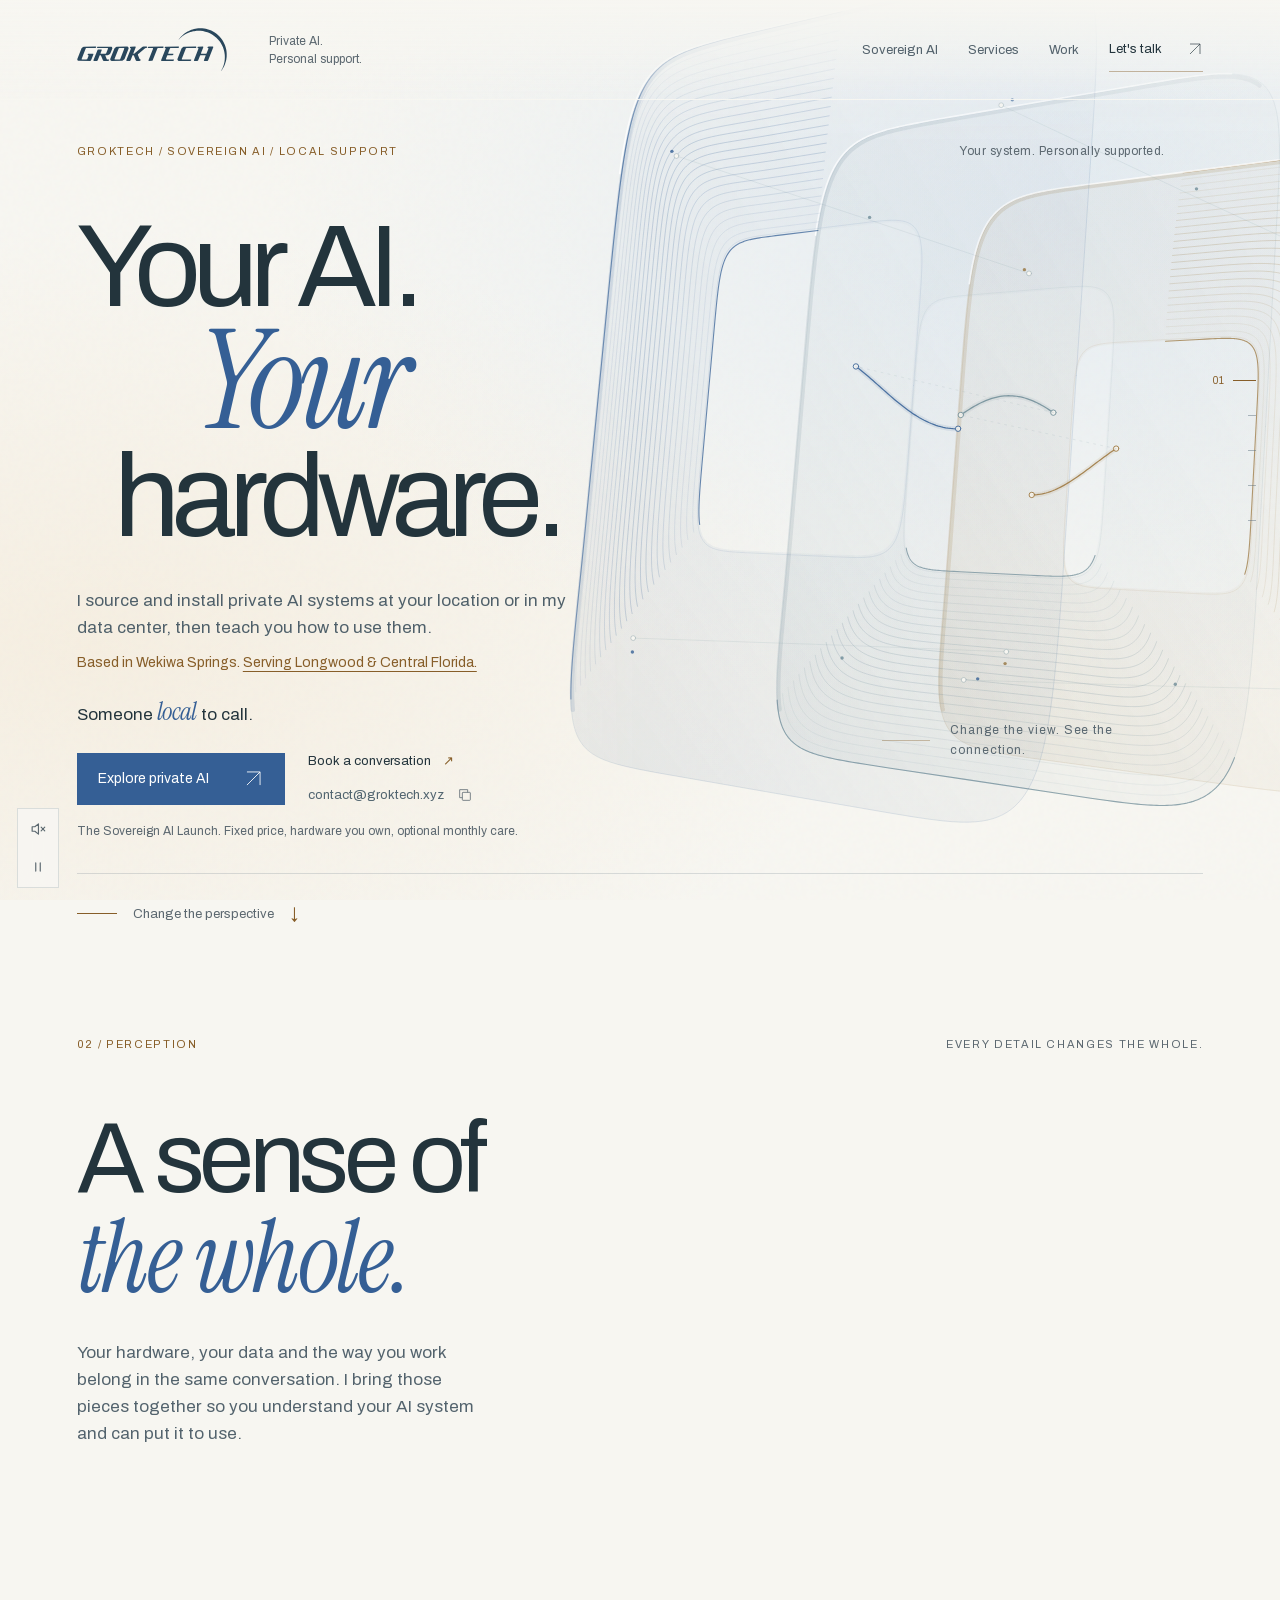
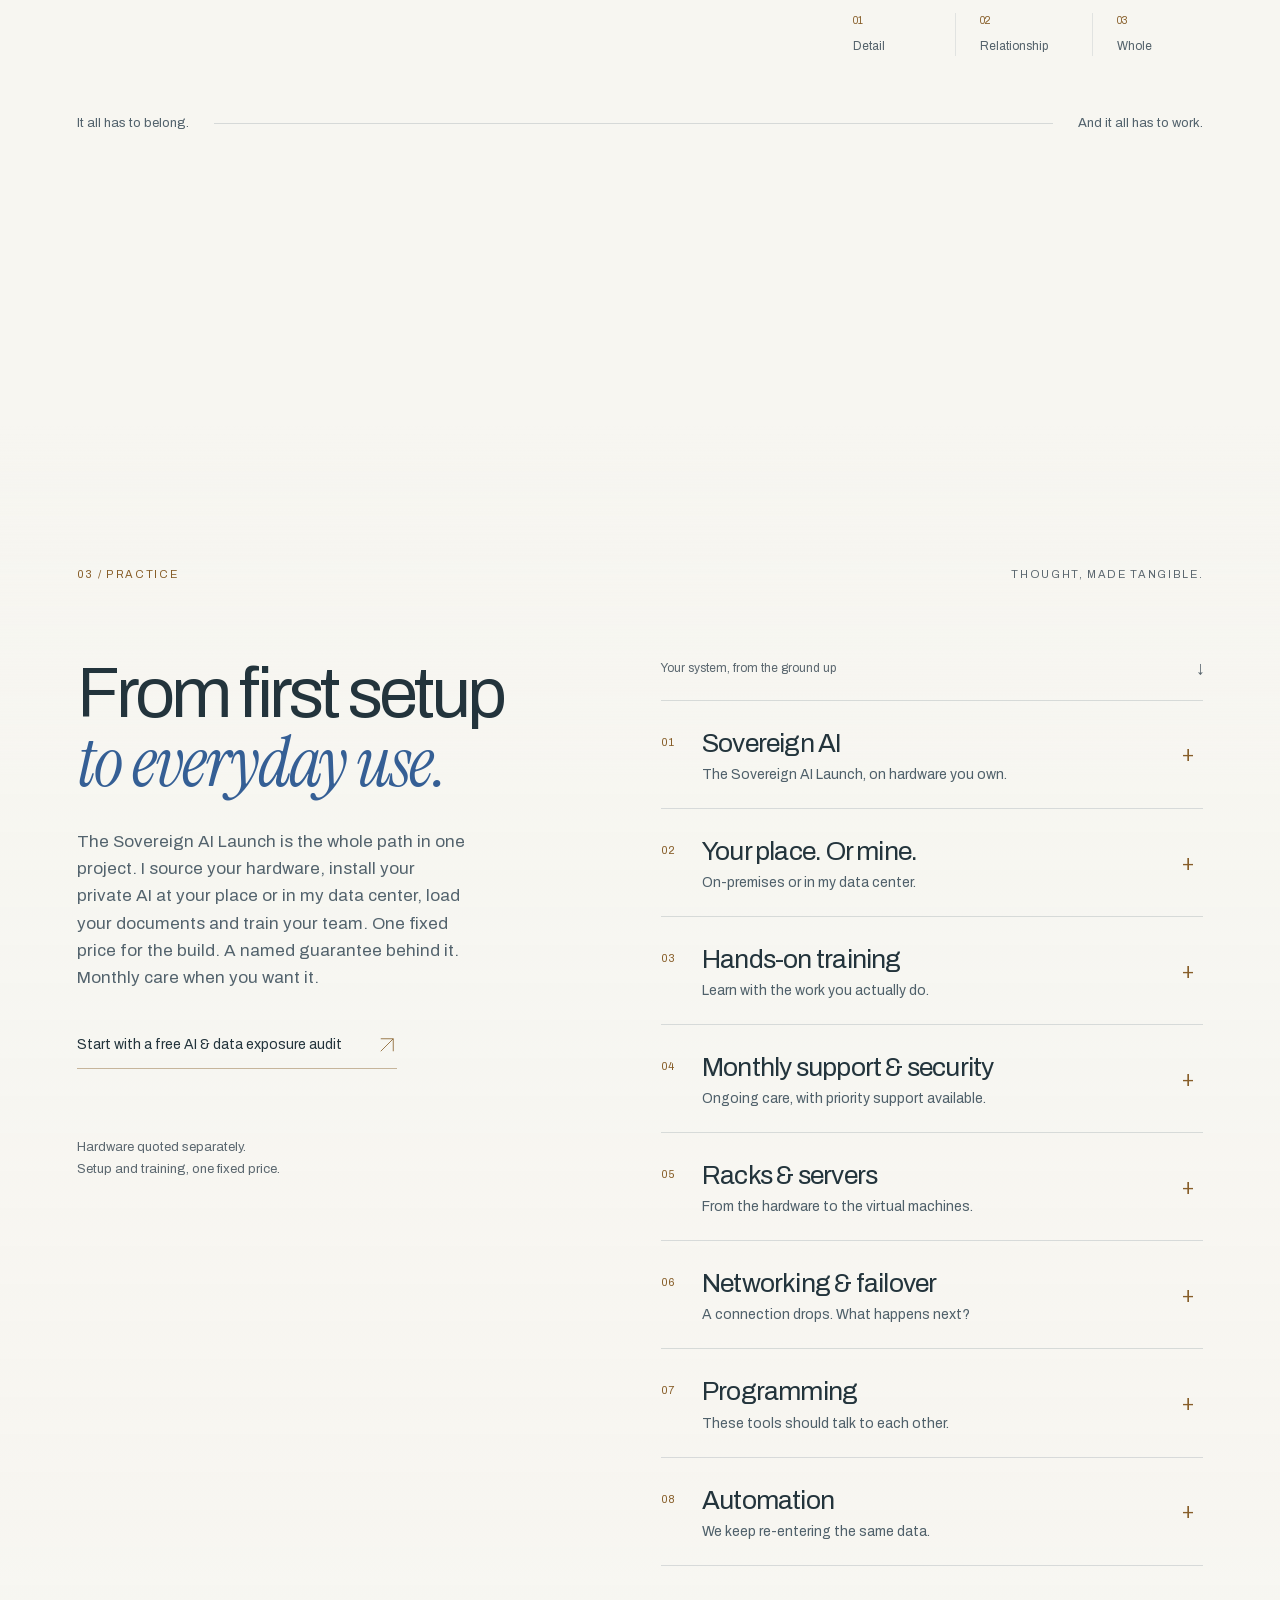
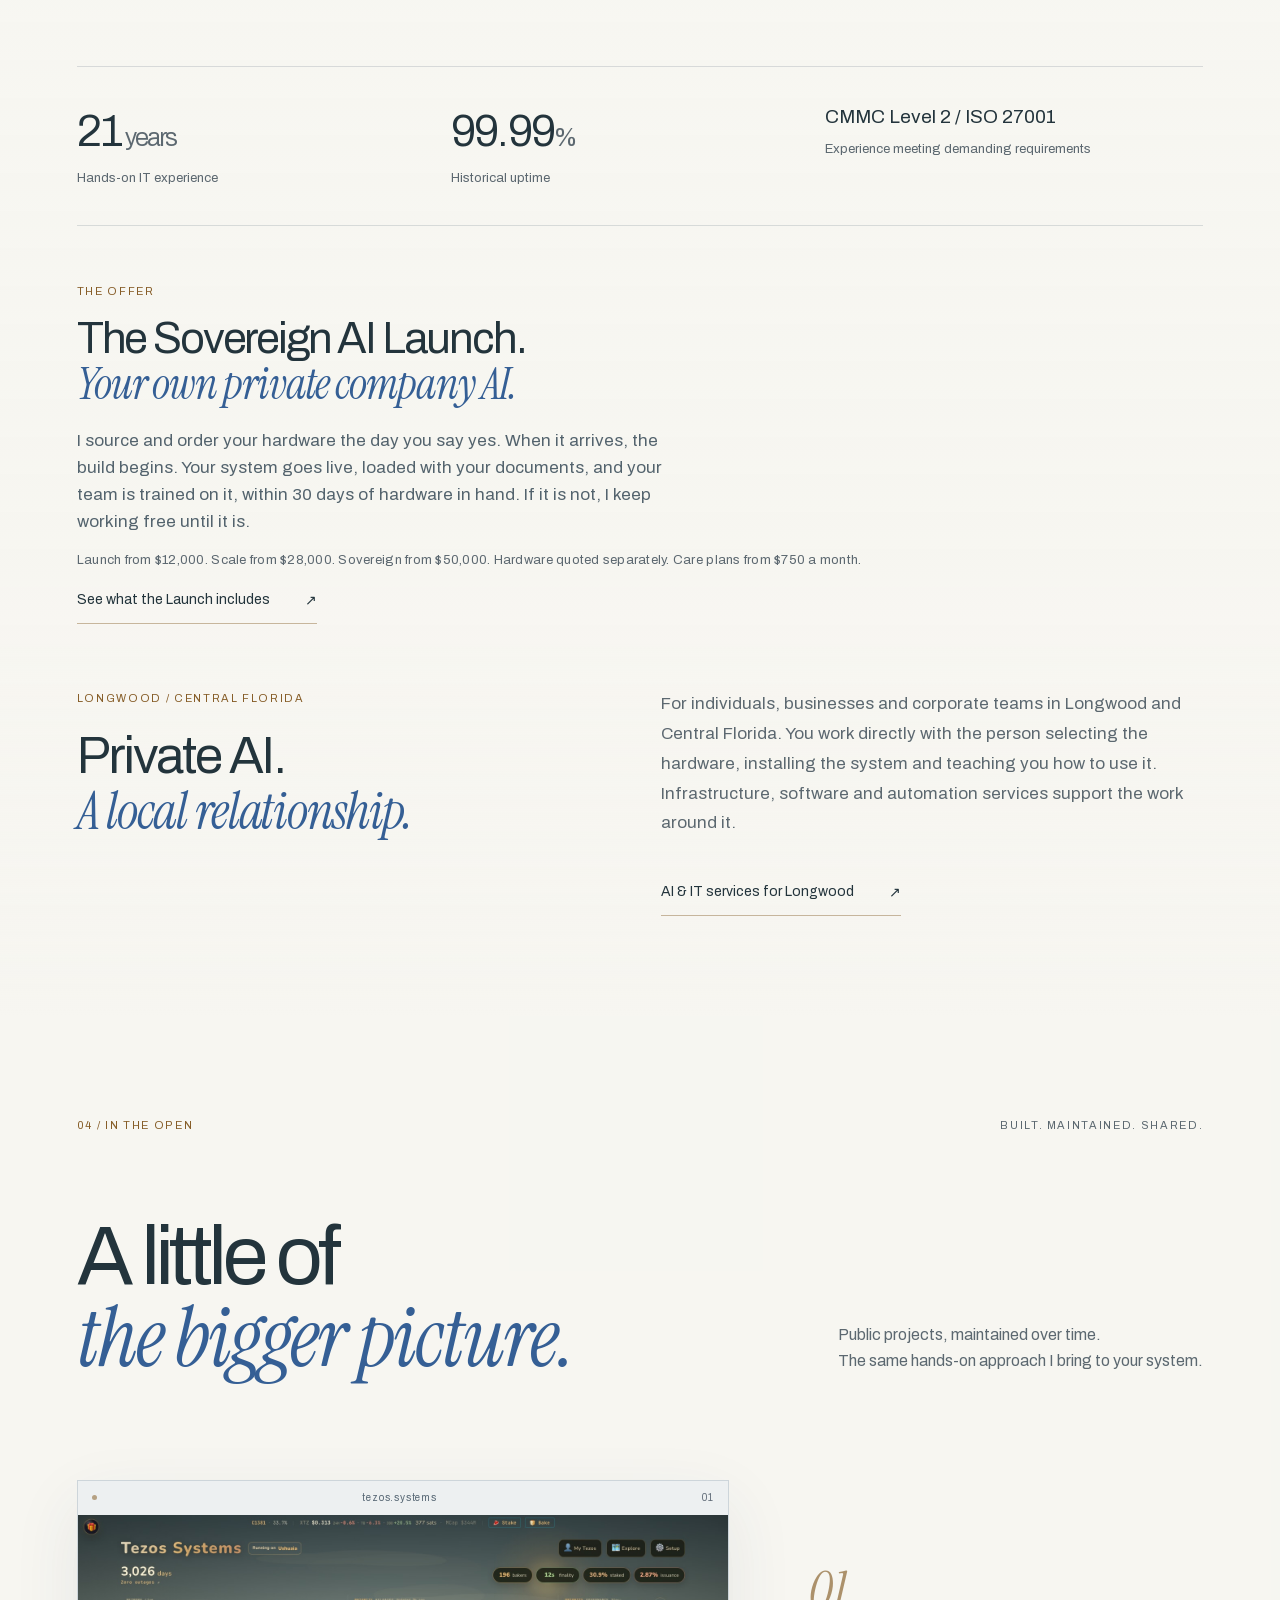
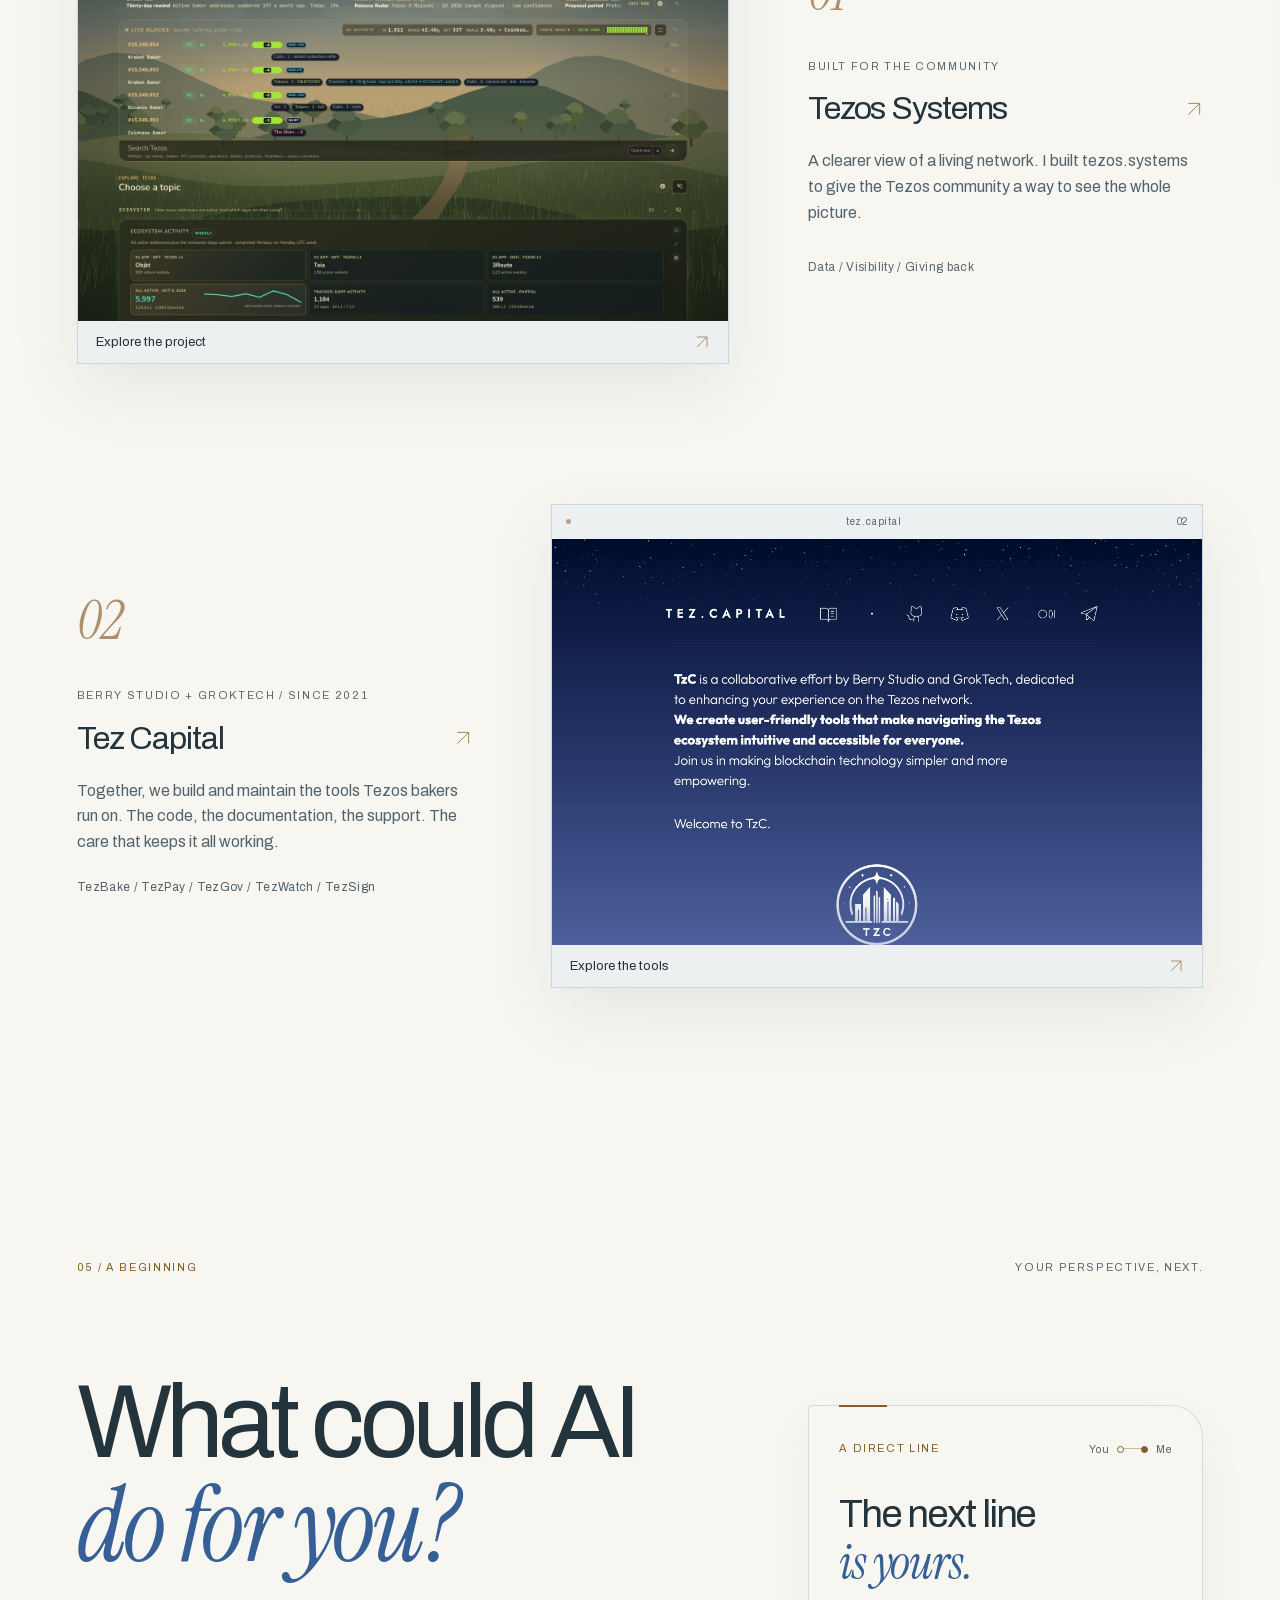
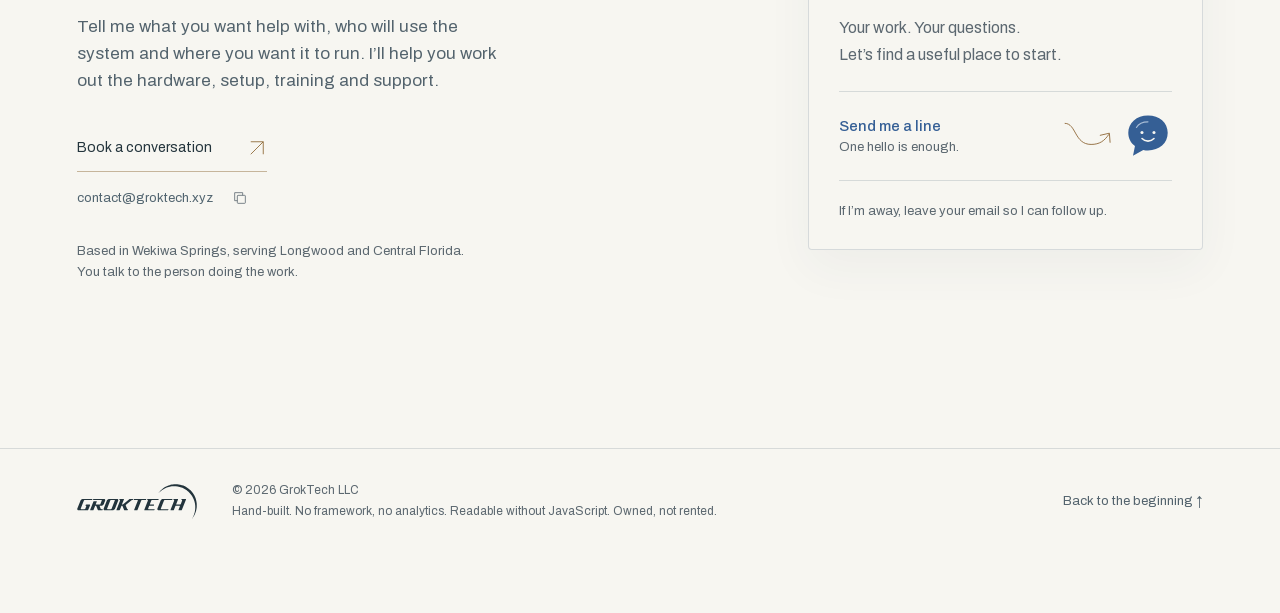
<file: index.html>
<!doctype html>
<html lang="en">
<head>
  <meta charset="utf-8">
  <meta name="viewport" content="width=device-width, initial-scale=1">
  <title>Private &amp; Sovereign AI in Longwood, FL | GrokTech</title>
  <meta name="description" content="Private AI on your hardware, at your location or in my data center. Fixed-price setup and training, with optional monthly support. Serving Longwood, FL.">
  <link rel="canonical" href="https://groktech.xyz/">
  <meta name="theme-color" content="#f7f6f1">
  <meta name="color-scheme" content="light">
  <meta name="author" content="GrokTech">

  <meta property="og:type" content="website">
  <meta property="og:site_name" content="GrokTech">
  <meta property="og:url" content="https://groktech.xyz/">
  <meta property="og:title" content="Private &amp; Sovereign AI in Longwood, FL | GrokTech">
  <meta property="og:description" content="Private AI on your hardware, at your location or in my data center. Fixed-price setup and training, with optional monthly support. Serving Longwood, FL.">
  <meta property="og:image" content="https://groktech.xyz/assets/og-sovereign-ai.jpg">
  <meta property="og:image:type" content="image/jpeg">
  <meta property="og:image:width" content="1200">
  <meta property="og:image:height" content="630">
  <meta property="og:image:alt" content="GrokTech. Your AI. Your hardware. Private AI, setup, training and local support.">
  <meta name="twitter:card" content="summary_large_image">
  <meta name="twitter:title" content="Private &amp; Sovereign AI in Longwood, FL | GrokTech">
  <meta name="twitter:description" content="Private AI on your hardware, at your location or in my data center. Fixed-price setup and training, with optional monthly support. Serving Longwood, FL.">
  <meta name="twitter:image" content="https://groktech.xyz/assets/og-sovereign-ai.jpg">
  <meta name="twitter:image:alt" content="GrokTech. Your AI. Your hardware. Private AI, setup, training and local support.">

  <link rel="icon" href="favicon.ico?v=cf7a1a0952e0" sizes="32x32">
  <link rel="icon" href="assets/favicon.svg?v=ba9955208578" type="image/svg+xml">
  <link rel="apple-touch-icon" href="assets/apple-touch-icon.png?v=6e3a248b5c61">

  <link rel="preload" href="assets/fonts/archivo-var.woff2" as="font" type="font/woff2" crossorigin>
  <link rel="preload" href="assets/fonts/instrument-serif-italic.woff2" as="font" type="font/woff2" crossorigin>
  <link rel="stylesheet" href="assets/css/site.css?v=f1e907fe4909">
  <link rel="stylesheet" href="assets/css/effects.css?v=97520d71a416">
  <script src="assets/js/site.js?v=728b09d167bd" defer></script>
  <link rel="preload" href="assets/css/chat.css?v=51cb0602b343" as="style" data-chat-style>
  <script src="assets/js/chat.js?v=eafd78dfb4d1" defer></script>

  <script type="application/ld+json">
{
  "@context": "https://schema.org",
  "@graph": [
    {
      "@type": "Organization",
      "@id": "https://groktech.xyz/#business",
      "name": "GrokTech",
      "legalName": "GrokTech LLC",
      "url": "https://groktech.xyz/",
      "foundingDate": "2021",
      "email": "contact@groktech.xyz",
      "address": {
        "@type": "PostalAddress",
        "addressLocality": "Wekiwa Springs",
        "addressRegion": "FL",
        "addressCountry": "US"
      },
      "logo": "https://groktech.xyz/assets/apple-touch-icon.png",
      "image": "https://groktech.xyz/assets/og-sovereign-ai.jpg",
      "description": "Private AI installation, hosting, training and support for individuals, businesses and corporate teams, backed by hands-on IT consulting. Based in Wekiwa Springs, serving Longwood and Central Florida.",
      "areaServed": [
        {
          "@type": "City",
          "name": "Longwood",
          "containedInPlace": {
            "@type": "State",
            "name": "Florida"
          }
        },
        {
          "@type": "Place",
          "name": "Central Florida"
        }
      ]
    },
    {
      "@type": "WebSite",
      "@id": "https://groktech.xyz/#website",
      "url": "https://groktech.xyz/",
      "name": "GrokTech",
      "publisher": {
        "@id": "https://groktech.xyz/#business"
      },
      "inLanguage": "en-US"
    },
    {
      "@type": "WebPage",
      "@id": "https://groktech.xyz/#webpage",
      "url": "https://groktech.xyz/",
      "name": "Private & Sovereign AI in Longwood, FL | GrokTech",
      "description": "Private AI on your hardware, at your location or in my data center. Fixed-price setup and training, with optional monthly support. Serving Longwood, FL.",
      "isPartOf": {
        "@id": "https://groktech.xyz/#website"
      },
      "about": {
        "@id": "https://groktech.xyz/#business"
      },
      "inLanguage": "en-US"
    }
  ]
}
  </script>
  <link rel="stylesheet" href="assets/css/experience-art.css?v=75ab8e629bcb">
  <link rel="stylesheet" href="assets/css/conversation.css?v=74b3bc675a01">
  <script src="assets/js/experience.js?v=f44e4fc5bb2c" defer></script>
  <script src="assets/js/sound.js?v=8e3f7e0df17a" defer></script>
</head>
<body id="top">
<a class="skip" href="#main">Skip to content</a>
<div class="atmosphere" aria-hidden="true"></div><svg class="experience-fallback" viewBox="0 0 1200 900" fill="none" aria-hidden="true"><g transform="translate(110 -40) rotate(5 760 450) skewY(-5)"><rect x="488" y="162" width="420" height="550" rx="58.0" stroke="#355f95" opacity="0.52"/><rect x="494" y="168" width="408" height="538" rx="56.6" stroke="#355f95" opacity="0.22"/><rect x="500" y="174" width="396" height="526" rx="55.2" stroke="#355f95" opacity="0.22"/><rect x="506" y="180" width="384" height="514" rx="53.8" stroke="#355f95" opacity="0.22"/><rect x="512" y="186" width="372" height="502" rx="52.4" stroke="#355f95" opacity="0.22"/><rect x="518" y="192" width="360" height="490" rx="51.0" stroke="#355f95" opacity="0.22"/><rect x="524" y="198" width="348" height="478" rx="49.6" stroke="#355f95" opacity="0.22"/><rect x="530" y="204" width="336" height="466" rx="48.2" stroke="#355f95" opacity="0.22"/><rect x="536" y="210" width="324" height="454" rx="46.8" stroke="#355f95" opacity="0.22"/><rect x="542" y="216" width="312" height="442" rx="45.4" stroke="#355f95" opacity="0.22"/><rect x="548" y="222" width="300" height="430" rx="44.0" stroke="#355f95" opacity="0.22"/><rect x="554" y="228" width="288" height="418" rx="42.6" stroke="#355f95" opacity="0.22"/><rect x="560" y="234" width="276" height="406" rx="41.2" stroke="#355f95" opacity="0.22"/><rect x="566" y="240" width="264" height="394" rx="39.8" stroke="#355f95" opacity="0.22"/><rect x="572" y="246" width="252" height="382" rx="38.4" stroke="#355f95" opacity="0.22"/><rect x="578" y="252" width="240" height="370" rx="37.0" stroke="#355f95" opacity="0.22"/><rect x="584" y="258" width="228" height="358" rx="35.6" stroke="#355f95" opacity="0.22"/><rect x="590" y="264" width="216" height="346" rx="34.2" stroke="#355f95" opacity="0.52"/><rect x="550" y="170" width="420" height="550" rx="58.0" stroke="#758d98" opacity="0.52"/><rect x="556" y="176" width="408" height="538" rx="56.6" stroke="#758d98" opacity="0.22"/><rect x="562" y="182" width="396" height="526" rx="55.2" stroke="#758d98" opacity="0.22"/><rect x="568" y="188" width="384" height="514" rx="53.8" stroke="#758d98" opacity="0.22"/><rect x="574" y="194" width="372" height="502" rx="52.4" stroke="#758d98" opacity="0.22"/><rect x="580" y="200" width="360" height="490" rx="51.0" stroke="#758d98" opacity="0.22"/><rect x="586" y="206" width="348" height="478" rx="49.6" stroke="#758d98" opacity="0.22"/><rect x="592" y="212" width="336" height="466" rx="48.2" stroke="#758d98" opacity="0.22"/><rect x="598" y="218" width="324" height="454" rx="46.8" stroke="#758d98" opacity="0.22"/><rect x="604" y="224" width="312" height="442" rx="45.4" stroke="#758d98" opacity="0.22"/><rect x="610" y="230" width="300" height="430" rx="44.0" stroke="#758d98" opacity="0.22"/><rect x="616" y="236" width="288" height="418" rx="42.6" stroke="#758d98" opacity="0.22"/><rect x="622" y="242" width="276" height="406" rx="41.2" stroke="#758d98" opacity="0.22"/><rect x="628" y="248" width="264" height="394" rx="39.8" stroke="#758d98" opacity="0.22"/><rect x="634" y="254" width="252" height="382" rx="38.4" stroke="#758d98" opacity="0.22"/><rect x="640" y="260" width="240" height="370" rx="37.0" stroke="#758d98" opacity="0.22"/><rect x="646" y="266" width="228" height="358" rx="35.6" stroke="#758d98" opacity="0.22"/><rect x="652" y="272" width="216" height="346" rx="34.2" stroke="#758d98" opacity="0.52"/><rect x="612" y="178" width="420" height="550" rx="58.0" stroke="#a37d43" opacity="0.52"/><rect x="618" y="184" width="408" height="538" rx="56.6" stroke="#a37d43" opacity="0.22"/><rect x="624" y="190" width="396" height="526" rx="55.2" stroke="#a37d43" opacity="0.22"/><rect x="630" y="196" width="384" height="514" rx="53.8" stroke="#a37d43" opacity="0.22"/><rect x="636" y="202" width="372" height="502" rx="52.4" stroke="#a37d43" opacity="0.22"/><rect x="642" y="208" width="360" height="490" rx="51.0" stroke="#a37d43" opacity="0.22"/><rect x="648" y="214" width="348" height="478" rx="49.6" stroke="#a37d43" opacity="0.22"/><rect x="654" y="220" width="336" height="466" rx="48.2" stroke="#a37d43" opacity="0.22"/><rect x="660" y="226" width="324" height="454" rx="46.8" stroke="#a37d43" opacity="0.22"/><rect x="666" y="232" width="312" height="442" rx="45.4" stroke="#a37d43" opacity="0.22"/><rect x="672" y="238" width="300" height="430" rx="44.0" stroke="#a37d43" opacity="0.22"/><rect x="678" y="244" width="288" height="418" rx="42.6" stroke="#a37d43" opacity="0.22"/><rect x="684" y="250" width="276" height="406" rx="41.2" stroke="#a37d43" opacity="0.22"/><rect x="690" y="256" width="264" height="394" rx="39.8" stroke="#a37d43" opacity="0.22"/><rect x="696" y="262" width="252" height="382" rx="38.4" stroke="#a37d43" opacity="0.22"/><rect x="702" y="268" width="240" height="370" rx="37.0" stroke="#a37d43" opacity="0.22"/><rect x="708" y="274" width="228" height="358" rx="35.6" stroke="#a37d43" opacity="0.22"/><rect x="714" y="280" width="216" height="346" rx="34.2" stroke="#a37d43" opacity="0.52"/></g></svg>
<canvas id="experience-canvas" aria-hidden="true"></canvas>
<div class="layer-labels" aria-hidden="true"><span>hardware</span><span>network</span><span>software</span></div>
<header class="site-header wrap">
<a class="brand" href="#top" aria-label="GrokTech, back to top"><svg class="wordmark" xmlns="http://www.w3.org/2000/svg" viewBox="0 0 1501 436" width="172" height="50" fill="currentColor" preserveAspectRatio="xMinYMid meet" aria-hidden="true" focusable="false"><path fill-rule="evenodd" d="M1213.5 3.4l-16 1.7-13 2.2-14 3.1-14 3.8-12 4.1-15 5.9-15 7-13 7.1-11 6.8-12 8.3-15 11.8-10 9-11.3 11.3-9 10-14 18-2 3 .3 .6 16-16.6 9-8.3 11-9 18-12.9 21-12.3 23-10.8 19-6.9 14-4.1 13-3.1 10-1.9 15-2.1 10-.9 17-.7 23 .8 23 2.8 24 5.2 22 6.9 13 5.1 11 5 22 11.9 21 14 9 7 13 11.2 14.2 14.1 16.1 19 14 20 12 21 9.9 22 8 23 3 11 3.1 14 3 20 1 11 .6 14-.7 26-1.9 17-2 12-3.1 14-3 11-8 23-10.1 22-4.8 9-7.3 12-.4 1 .4 .4 13.2-17.4 9-14 8.9-16 7.1-15 7.1-18 6-20 3.9-17 3.1-21 1.2-16 0-25-1.2-17-3-20-4.1-18-6.1-20-7.9-20-8.8-18-8.1-14-10-15-10-13-15.1-17-16.2-15.3-11-9-18-12.8-17-10.3-18-9-14-5.9-17-5.9-23-6-17-3-19-2.1-24-.5zM70.5 186.4l-4 .9-4 1.8-9 6.2-6 5.6-3.1 4.6-40.2 102-.9 3-.3 3 .2 3 1.2 3 3 5 2.1 2.1 2 1.2 4 1 116 .1 2-.1 3-1.1 2.6-2.2 1.9-3 22.9-58 .2-3-.4-2-1.2-1.3-2-.5-44-.2-4 .6-3 2-1.3 1.4-1.9 4-.1 3 1.3 2 1 .6 4 1.1 2 1.2 1.3 2.1 0 2-12.1 31-2 3-3.2 2.2-5 .8-42 0-3-.6-1.4-1.4-.5-2 .6-3 38-97 2.3-5 1.5-2 3.5-2.3 2-.4 88-.1 3-.9 2-1.1 3.3-3.2 1.3-3-.2-4-1.4-1.5-3-.8zM209.5 186.3l-3 .8-2 1.2-2 2.3-1.5 2.9-.3 3 .4 2 1.4 1.6 2 .7 101 0 2 .3 1.8 1.4 .6 1 0 3-18.1 46-2.3 2.7-2 1.5-4 .9-44 0-2-.5-1-.8-1.1-1.8 0-3 11.6-29 .6-3-.9-3-1.4-1-1.8-.5-30 0-3 .5-3 1.7-1.3 1.3-1.8 3-38.2 97-1.2 3-.4 3 .9 2.9 2 1.4 1 .1 30 .1 2-.2 4-2 3.1-4.3 17.5-45 1.2-2 2.2-2.2 2-1.1 3-.3 2 .2 2 .9 3.1 3.5 18.6 46 1.7 3 2.6 2.3 5 1.2 43 0 3-.4 3-1.5 2-1.7 2.2-2.9 .6-3-.5-3-1.3-1.3-2-.6-12 0-4-.5-3-1.3-1.3-1.3-1.8-3-12.2-30-.4-4 .7-1.4 2-1.1 20-.1 6-1.1 6-2.9 7-5.1 3.8-3.3 3.6-4 2.7-5 17.2-44 .9-5-.2-2-.8-3-3.7-6-3.7-3-4.8-1.2zM400.5 186.3l-4 .8-5 2.2-10 7-5.2 5.2-3 5-40.1 102-.9 5 .9 5 3.7 6 3.6 3.2 3 1 3 .2 103-.1 4-1 4-1.9 10-7.1 6.3-6.3 3-6 38.9-99 1-4 0-4-1-3-2.9-5-3.3-3.5-2-1-4-.8zM538.5 186.3l-4 1.7-3 2.7-1.3 1.8-.9 4 .7 2 1.5 1.3 5 1.5 1.5 1.2 1 2-.3 3-44.6 113-.9 4 1 3 2.3 1.3 1 .1 30 0 4-1 2-1.4 2.4-3 .9-2 17.3-44 1.2-2 2.2-2.3 2-1 2-.2 3 .3 2 .9 2.3 2.3 19.3 47 1.4 2.6 2 2.1 3 1.4 2 .3 30 0 2-.1 4-1.9 3.3-3.4 1-2 .1-5-1.4-1.6-6-1.3-3.2-3.1-16.7-41-.3-2 1.2-4 2-2.8 4-3.6 62-51.8 5-3 3-1.1 6-.6 3-1 1.6-1.1 3.6-4 .8-3-.5-3-1.5-1.6-3-.7-32 0-5 .9-3 1.3-3 1.7-4 3.2-72 60.5-5 2.8-5 .9-2-.5-1.3-1.5 .1-4 22.4-57 1-3-.6-3-1.6-1.7-2-.6zM717.5 186.3l-4 1.7-4.1 4.5-.7 3 .1 2 .2 1 1.5 1.5 3 .7 44 .2 1 .1 1.7 1.5 .5 1 .2 2-1.1 4-44.4 113-.2 3 .9 2 1.4 1 2 .4 31-.1 4-1.7 3.2-3.6 45.7-116 1-2 2.1-2.5 3-1.8 4-.5 44-.1 3-1.1 3-2.4 2.1-2.6 .7-3-.4-3-1.4-1.6-2-.7zM886.5 186.3l-3 1.1-4 3.4-1.2 1.7-.8 4 .6 2 1.4 1.3 5 1.4 1.6 1.3 .8 1 .1 3-44.8 114-.8 4 1 3 2.1 1.3 2 .1 114 0 4-1 4.2-3.4 2.1-4 0-2-.7-2-.8-1-1.8-.8-73-.2-3-.7-1.5-2.3 .2-4 10.9-28 2.1-4 2.3-2.1 2-1.1 3-.5 45 0 3-.8 2-1.2 2.2-2.3 1.1-2 .9-3-.2-1.8-1-1.9-2-1-45-.3-2-.4-1.7-1.6-.5-1 0-3 16-41 1.7-4 2.1-3 3.4-2.3 2-.3 75-.4 4-1.8 3.2-3.2 1.3-3-.2-4-1.3-1.5-3-.8zM1072.5 186.4l-4 .8-3 1.3-9 5.8-6.2 5.2-4.3 6-39.8 101-1 3-.6 4 .9 5 2.9 5 2.1 2.6 3 1.9 3 .9 116 .1 2-.1 3-1.1 4-3.4 1.3-1.9 .5-2-.4-4-1.4-1.4-2-.5-86 0-3-.5-1-.7-1.3-1.9 0-2 1-3 38-97 1.9-4 1.4-1.8 2-1.6 3-1.1 90-.4 4-1.7 2.3-2.4 1.9-4-.2-3.7-1-1.5-3-1.1zM1214.5 186.5l-4 1.8-2.4 2.2-1.9 3-.4 3 .7 2 1 1.1 5 1.6 2 1.4 .9 1.9-.6 4-44.6 113-.4 3 .7 2.7 2 1.6 1 .1 30 .1 2-.2 4-1.8 2.3-2.5 1-2 18.3-46 3.4-3.3 3-1 2-.2 44 .1 1 .1 2 1.3 .8 2-.4 3-16.8 43-.7 3 .5 2 .6 1.1 1.4 .9 2.6 .5 30-.1 3-.9 2-1.2 2.5-3.3 1.8-4 49.9-127 .1-3-1.1-2-3.2-1.3-43 0-2 .2-4 1.8-4.1 4.3-.6 2-.1 3 .3 1 1.5 1.6 2 .7 3 .2 2.1 1.5 .5 2-.2 3-16.1 41-1.8 4-1.5 2-3 2.3-4 .8-43 0-3-.6-1-.8-.5-.7-.5-3 23.4-60-.2-4-1.2-1.3-3-1zM421.4 201.5l4.1-.7 44 .1 1.8 .6 1.6 2-.2 4-38.9 99-2.8 5-3.5 2.4-4 .6-42 .1-3-.5-2-1.6-.5-2 .1-2 40.1-102 2.3-3.1z"/></svg></a>
<span class="header-note">Private AI.<br>Personal support.</span>
<nav aria-label="Main"><a href="/services/sovereign-ai/">Sovereign AI</a><a href="#practice">Services</a><a href="#work">Work</a><a class="header-contact" href="#contact">Let's talk <svg viewBox="0 0 32 32" fill="none" stroke="currentColor" stroke-width="1.3" aria-hidden="true" focusable="false"><path d="M6 26 26 6M6 6h20v20"/></svg></a></nav>
</header>
<nav class="scene-nav" aria-label="Page chapters"><a href="#top" aria-label="Beginning" aria-current="location"><span>01</span><i></i></a><a href="#perspective" aria-label="Perspective"><span>02</span><i></i></a><a href="#practice" aria-label="Practice"><span>03</span><i></i></a><a href="#work" aria-label="Work"><span>04</span><i></i></a><a href="#contact" aria-label="Contact"><span>05</span><i></i></a></nav>
<main id="main" tabindex="-1">
<section class="hero scene wrap" data-scene="arrival" aria-labelledby="hero-title">
<div class="hero-overline"><p class="eyebrow">GrokTech / Sovereign AI / Local support</p><span class="hero-edition">Your system. Personally supported.</span></div>
<div class="hero-composition"><h1 id="hero-title"><span>Your AI.</span><span><em>Your</em></span><span>hardware.</span></h1>
<div class="hero-aside">
<p class="hero-intro">I source and install private AI systems at your location or in my data center, then teach you how to use them.</p>
<p class="hero-location">Based in Wekiwa Springs. <a href="/longwood-it-consulting/">Serving Longwood &amp; Central Florida.</a></p>
<p class="chat-thought">Someone <em>local</em> to call.</p>
<div class="hero-actions">
<a class="primary-link" href="/services/sovereign-ai/"><span>Explore private AI</span><svg viewBox="0 0 32 32" fill="none" stroke="currentColor" stroke-width="1.3" aria-hidden="true" focusable="false"><path d="M6 26 26 6M6 6h20v20"/></svg></a>
<div class="conversation-alternatives"><a class="booking-link" href="https://calendly.com/groktech" target="_blank" rel="noopener">Book a conversation <span aria-hidden="true">↗</span><span class="sr-only"> (opens in a new tab)</span></a><div class="email-options"><a class="email" href="mailto:contact@groktech.xyz">contact@groktech.xyz</a><button class="copy-email" type="button" data-copy-email hidden aria-label="Copy email address"><svg viewBox="0 0 24 24" fill="none" stroke="currentColor" stroke-width="1.2" aria-hidden="true"><rect x="8" y="8" width="12" height="12" rx="1"/><path d="M16 8V4H4v12h4"/></svg></button></div></div>
</div><p class="chat-route">The Sovereign AI Launch. Fixed price, hardware you own, optional monthly care.</p>
</div></div>
<div class="hero-foot"><a href="#perspective" class="continue-link"><span class="scroll-stroke" aria-hidden="true"></span>Change the perspective <span aria-hidden="true">↓</span></a></div>
<div class="sculpture-caption" aria-hidden="true"><span class="hairline"></span>Change the view. See the connection.</div>
</section>
<section class="perception scene" id="perspective" data-scene="perception" aria-labelledby="perspective-title">
<div class="perception-stage wrap"><div class="scene-kicker"><span class="eyebrow">02 / Perception</span><span class="eyebrow">Every detail changes the whole.</span></div>
<div class="perception-copy"><h2 id="perspective-title">A sense of<br><em>the whole.</em></h2><p>Your hardware, your data and the way you work belong in the same conversation. I bring those pieces together so you understand your AI system and can put it to use.</p>
<dl class="grok-entry"><dt><dfn>grok</dfn> <span aria-hidden="true">/ɡrɒk/</span> <span>verb</span></dt><dd class="grok-meaning">To understand something so deeply that you can see how every part relates to the whole.</dd><dd class="grok-history"><span><time datetime="1961">1961</time> Origin: Martian, by way of Robert A. Heinlein.</span> <span><time datetime="2021">2021</time> Adopted by GrokTech.</span></dd></dl></div>
<div class="perception-notes"><p><span>01</span> Detail</p><p><span>02</span> Relationship</p><p><span>03</span> Whole</p></div>
<div class="perception-line"><span>It all has to belong.</span><span class="line"></span><span>And it all has to work.</span></div></div>
</section>
<section class="practice scene wrap" id="practice" data-scene="practice" aria-labelledby="practice-title">
<div class="scene-kicker"><span class="eyebrow">03 / Practice</span><span class="eyebrow">Thought, made tangible.</span></div>
<div class="practice-layout"><div class="practice-intro"><h2 id="practice-title">From first setup<br><em>to everyday use.</em></h2><p>The Sovereign AI Launch is the whole path in one project. I source your hardware, install your private AI at your place or in my data center, load your documents and train your team. One fixed price for the build. A named guarantee behind it. Monthly care when you want it.</p><a class="text-link" href="#" data-chat-open>Start with a free AI &amp; data exposure audit <svg viewBox="0 0 32 32" fill="none" stroke="currentColor" stroke-width="1.3" aria-hidden="true" focusable="false"><path d="M6 26 26 6M6 6h20v20"/></svg></a><p class="practice-note">Hardware quoted separately.<br> Setup and training, one fixed price.</p></div><div class="practice-right"><p class="index-hint">Your system, from the ground up <span aria-hidden="true">↓</span></p><div class="practice-index"><details class="index-row" id="service-ai"><summary><span class="row-number">01</span><h3>Sovereign AI</h3><span class="row-note">The Sovereign AI Launch, on hardware you own.</span><span class="row-plus" aria-hidden="true">+</span></summary><div class="row-body"><p>I source the compute, install the models and software, and configure the system around your work. We agree on the equipment, scope and fixed setup price before I begin.</p><a class="service-detail-link" href="/services/sovereign-ai/">Explore the AI service <span aria-hidden="true">↗</span></a></div></details>
<details class="index-row" id="service-cloud"><summary><span class="row-number">02</span><h3>Your place. Or mine.</h3><span class="row-note">On-premises or in my data center.</span><span class="row-plus" aria-hidden="true">+</span></summary><div class="row-body"><p>Keep your equipment at your home or workplace, or have me host it in my data center. Hosted deployments have a separate monthly fee for the agreed infrastructure and maintenance.</p><a class="service-detail-link" href="/services/sovereign-ai/#deployment">Compare deployment options <span aria-hidden="true">↗</span></a></div></details>
<details class="index-row" id="service-people"><summary><span class="row-number">03</span><h3>Hands-on training</h3><span class="row-note">Learn with the work you actually do.</span><span class="row-plus" aria-hidden="true">+</span></summary><div class="row-body"><p>I teach you how to use your system, work with your documents, check its answers and manage everyday tasks. We define the training sessions and handover as part of the fixed project scope.</p><a class="service-detail-link" href="/services/sovereign-ai/#training">What setup and training include <span aria-hidden="true">↗</span></a></div></details>
<details class="index-row" id="service-operations"><summary><span class="row-number">04</span><h3>Monthly support &amp; security</h3><span class="row-note">Ongoing care, with priority support available.</span><span class="row-plus" aria-hidden="true">+</span></summary><div class="row-body"><p>Optional monthly agreements cover ongoing help, updates and agreed operational-security work. A paid service-level agreement can define priority response, coverage hours and escalation in writing.</p><a class="service-detail-link" href="/services/sovereign-ai/#support">Explore support and SLA options <span aria-hidden="true">↗</span></a></div></details>
<details class="index-row" id="service-infrastructure"><summary><span class="row-number">05</span><h3>Racks &amp; servers</h3><span class="row-note">From the hardware to the virtual machines.</span><span class="row-plus" aria-hidden="true">+</span></summary><div class="row-body"><p>I specify and buy the hardware, mount and cable the servers, then configure storage and virtualization. Built to work as one system.</p><a class="service-detail-link" href="/services/it-infrastructure/">Explore IT infrastructure services <span aria-hidden="true">↗</span></a></div></details>
<details class="index-row" id="service-networking"><summary><span class="row-number">06</span><h3>Networking &amp; failover</h3><span class="row-note">A connection drops. What happens next?</span><span class="row-plus" aria-hidden="true">+</span></summary><div class="row-body"><p>Switches, routing, VLANs, firewalls and VPNs. I design redundant connections, configure failover and test what happens when a link goes down.</p><a class="service-detail-link" href="/services/it-infrastructure/#networks">Explore networking and failover <span aria-hidden="true">↗</span></a></div></details>
<details class="index-row" id="service-programming"><summary><span class="row-number">07</span><h3>Programming</h3><span class="row-note">These tools should talk to each other.</span><span class="row-plus" aria-hidden="true">+</span></summary><div class="row-body"><p>Scripts, integrations, internal tools and APIs. I build the connection your existing tools are missing.</p><a class="service-detail-link" href="/services/software-integrations/">Explore software and integrations <span aria-hidden="true">↗</span></a></div></details>
<details class="index-row" id="service-automation"><summary><span class="row-number">08</span><h3>Automation</h3><span class="row-note">We keep re-entering the same data.</span><span class="row-plus" aria-hidden="true">+</span></summary><div class="row-body"><p>Provisioning systems, connecting tools and removing repetitive work. I write the automation and handle the exceptions, from infrastructure to everyday workflows.</p><a class="service-detail-link" href="/services/business-automation/">Explore business automation <span aria-hidden="true">↗</span></a></div></details></div></div></div>
<aside class="credibility-strip" aria-label="Experience and operational background"><p><strong>21<span> years</span></strong><span>Hands-on IT experience</span></p><p><strong>99.99<span>%</span></strong><span>Historical uptime</span></p><p class="requirements-note"><strong>CMMC Level 2 / ISO 27001</strong><span>Experience meeting demanding requirements</span></p></aside>
<aside class="offer-block" aria-labelledby="offer-title">
<p class="eyebrow">The offer</p>
<h3 id="offer-title">The Sovereign AI Launch.<br><em>Your own private company AI.</em></h3>
<p>I source and order your hardware the day you say yes. When it arrives, the build begins. Your system goes live, loaded with your documents, and your team is trained on it, within 30 days of hardware in hand. If it is not, I keep working free until it is.</p>
<p class="offer-meta">Launch from $12,000. Scale from $28,000. Sovereign from $50,000. Hardware quoted separately. Care plans from $750 a month.</p>
<a class="text-link" href="/services/sovereign-ai/">See what the Launch includes <span aria-hidden="true">↗</span></a>
</aside>
<div class="local-introduction" aria-labelledby="local-title">
<div><p class="eyebrow">Longwood / Central Florida</p><h3 id="local-title">Private AI.<br><em>A local relationship.</em></h3></div>
<div><p>For individuals, businesses and corporate teams in Longwood and Central Florida. You work directly with the person selecting the hardware, installing the system and teaching you how to use it. Infrastructure, software and automation services support the work around it.</p><a class="text-link" href="/longwood-it-consulting/">AI &amp; IT services for Longwood <span aria-hidden="true">↗</span></a></div>
</div>
</section>
<section class="projects scene wrap" id="work" data-scene="work" aria-labelledby="projects-title">
<div class="scene-kicker"><span class="eyebrow">04 / In the open</span><span class="eyebrow">Built. Maintained. Shared.</span></div>
<div class="work-heading"><h2 id="projects-title">A little of<br><em>the bigger picture.</em></h2><p>Public projects, maintained over time.<br>The same hands-on approach I bring to your system.</p></div>
<article class="project-entry project-systems"><a class="project-preview" href="https://tezos.systems" target="_blank" rel="noopener" aria-label="Explore tezos.systems, opens in a new tab"><div class="window-bar"><span></span><span>tezos.systems</span><span>01</span></div><img src="assets/project-tezos-systems.jpg?v=d582f0232c63" alt="Tezos Systems network dashboard with fully loaded data in its Valley theme" width="1600" height="1000" loading="lazy" decoding="async"><span class="project-visit">Explore the project <svg viewBox="0 0 32 32" fill="none" stroke="currentColor" stroke-width="1.3" aria-hidden="true" focusable="false"><path d="M6 26 26 6M6 6h20v20"/></svg></span></a><div class="project-meta"><span class="project-number" aria-hidden="true">01</span><p class="eyebrow">Built for the community</p><h3><a href="https://tezos.systems" target="_blank" rel="noopener">Tezos Systems <svg viewBox="0 0 32 32" fill="none" stroke="currentColor" stroke-width="1.3" aria-hidden="true" focusable="false"><path d="M6 26 26 6M6 6h20v20"/></svg><span class="sr-only"> (opens in a new tab)</span></a></h3><p>A clearer view of a living network. I built tezos.systems to give the Tezos community a way to see the whole picture.</p><span class="project-type">Data / Visibility / Giving back</span></div></article>
<article class="project-entry project-capital" id="tez-capital"><a class="project-preview" href="https://tez.capital" target="_blank" rel="noopener" aria-label="Explore tez.capital, opens in a new tab"><div class="window-bar"><span></span><span>tez.capital</span><span>02</span></div><img src="assets/project-tez-capital.jpg?v=66ad81d112c2" alt="Tez Capital open-source tools for Tezos operators" width="1280" height="800" loading="lazy" decoding="async"><span class="project-visit">Explore the tools <svg viewBox="0 0 32 32" fill="none" stroke="currentColor" stroke-width="1.3" aria-hidden="true" focusable="false"><path d="M6 26 26 6M6 6h20v20"/></svg></span></a><div class="project-meta"><span class="project-number" aria-hidden="true">02</span><p class="eyebrow">Berry Studio + GrokTech / Since 2021</p><h3><a href="https://tez.capital" target="_blank" rel="noopener">Tez Capital <svg viewBox="0 0 32 32" fill="none" stroke="currentColor" stroke-width="1.3" aria-hidden="true" focusable="false"><path d="M6 26 26 6M6 6h20v20"/></svg><span class="sr-only"> (opens in a new tab)</span></a></h3><p>Together, we build and maintain the tools Tezos bakers run on. The code, the documentation, the support. The care that keeps it all working.</p><p class="tool-names">TezBake / TezPay / TezGov / TezWatch / TezSign</p></div></article>
</section>
<section class="contact scene wrap" id="contact" data-scene="contact" aria-labelledby="contact-title">
<div class="scene-kicker"><span class="eyebrow">05 / A beginning</span><span class="eyebrow">Your perspective, next.</span></div>
<div class="contact-layout">
<div class="contact-content"><h2 id="contact-title">What could AI<br><em>do for you?</em></h2><p>Tell me what you want help with, who will use the system and where you want it to run. I’ll help you work out the hardware, setup, training and support.</p><div class="contact-actions"><a class="text-link" href="https://calendly.com/groktech" target="_blank" rel="noopener">Book a conversation <svg viewBox="0 0 32 32" fill="none" stroke="currentColor" stroke-width="1.3" aria-hidden="true" focusable="false"><path d="M6 26 26 6M6 6h20v20"/></svg><span class="sr-only"> (opens in a new tab)</span></a><div class="email-options"><a class="email" href="mailto:contact@groktech.xyz">contact@groktech.xyz</a><button class="copy-email" type="button" data-copy-email hidden aria-label="Copy email address"><svg viewBox="0 0 24 24" fill="none" stroke="currentColor" stroke-width="1.2" aria-hidden="true"><rect x="8" y="8" width="12" height="12" rx="1"/><path d="M16 8V4H4v12h4"/></svg></button></div></div><p class="contact-personal">Based in Wekiwa Springs, serving Longwood and Central Florida.<br>You talk to the person doing the work.</p></div>
<aside class="conversation-note" aria-labelledby="conversation-title">
<div class="conversation-address"><span class="eyebrow">A direct line</span><span class="conversation-connection" aria-hidden="true">You <i></i> Me</span></div>
<h3 id="conversation-title">The next line<br><em>is yours.</em></h3>
<p>Your work. Your questions.<br>Let’s find a useful place to start.</p>
<a class="conversation-invite" href="#" data-chat-open>
<span class="invitation-copy"><strong data-chat-label>Send me a line</strong><span>One hello is enough.</span></span>
<svg class="invitation-arrow" viewBox="0 0 74 50" fill="none" stroke="currentColor" stroke-width="1.2" aria-hidden="true" focusable="false"><path d="M3 7c16 0 13 30 37 30 12 0 19-5 25-14M53 24l13-3 1 13" stroke-linecap="round" stroke-linejoin="round"/></svg>
<img class="invitation-smile" src="assets/chat-smile.svg?v=062f07c53283" width="56" height="56" alt="">
</a>
<p class="conversation-footnote"><span data-chat-corner hidden>The little blue face in the corner is this same direct line.</span> If I’m away, leave your email so I can follow up.</p>
</aside>
</div>
</section>
<span class="sr-only" role="status" aria-live="polite" data-copy-status></span>
</main>
<footer class="site-footer wrap"><a class="footer-brand" href="#top" aria-label="GrokTech, back to the beginning"><svg class="wordmark" xmlns="http://www.w3.org/2000/svg" viewBox="0 0 1501 436" width="172" height="50" fill="currentColor" preserveAspectRatio="xMinYMid meet" aria-hidden="true" focusable="false"><path fill-rule="evenodd" d="M1213.5 3.4l-16 1.7-13 2.2-14 3.1-14 3.8-12 4.1-15 5.9-15 7-13 7.1-11 6.8-12 8.3-15 11.8-10 9-11.3 11.3-9 10-14 18-2 3 .3 .6 16-16.6 9-8.3 11-9 18-12.9 21-12.3 23-10.8 19-6.9 14-4.1 13-3.1 10-1.9 15-2.1 10-.9 17-.7 23 .8 23 2.8 24 5.2 22 6.9 13 5.1 11 5 22 11.9 21 14 9 7 13 11.2 14.2 14.1 16.1 19 14 20 12 21 9.9 22 8 23 3 11 3.1 14 3 20 1 11 .6 14-.7 26-1.9 17-2 12-3.1 14-3 11-8 23-10.1 22-4.8 9-7.3 12-.4 1 .4 .4 13.2-17.4 9-14 8.9-16 7.1-15 7.1-18 6-20 3.9-17 3.1-21 1.2-16 0-25-1.2-17-3-20-4.1-18-6.1-20-7.9-20-8.8-18-8.1-14-10-15-10-13-15.1-17-16.2-15.3-11-9-18-12.8-17-10.3-18-9-14-5.9-17-5.9-23-6-17-3-19-2.1-24-.5zM70.5 186.4l-4 .9-4 1.8-9 6.2-6 5.6-3.1 4.6-40.2 102-.9 3-.3 3 .2 3 1.2 3 3 5 2.1 2.1 2 1.2 4 1 116 .1 2-.1 3-1.1 2.6-2.2 1.9-3 22.9-58 .2-3-.4-2-1.2-1.3-2-.5-44-.2-4 .6-3 2-1.3 1.4-1.9 4-.1 3 1.3 2 1 .6 4 1.1 2 1.2 1.3 2.1 0 2-12.1 31-2 3-3.2 2.2-5 .8-42 0-3-.6-1.4-1.4-.5-2 .6-3 38-97 2.3-5 1.5-2 3.5-2.3 2-.4 88-.1 3-.9 2-1.1 3.3-3.2 1.3-3-.2-4-1.4-1.5-3-.8zM209.5 186.3l-3 .8-2 1.2-2 2.3-1.5 2.9-.3 3 .4 2 1.4 1.6 2 .7 101 0 2 .3 1.8 1.4 .6 1 0 3-18.1 46-2.3 2.7-2 1.5-4 .9-44 0-2-.5-1-.8-1.1-1.8 0-3 11.6-29 .6-3-.9-3-1.4-1-1.8-.5-30 0-3 .5-3 1.7-1.3 1.3-1.8 3-38.2 97-1.2 3-.4 3 .9 2.9 2 1.4 1 .1 30 .1 2-.2 4-2 3.1-4.3 17.5-45 1.2-2 2.2-2.2 2-1.1 3-.3 2 .2 2 .9 3.1 3.5 18.6 46 1.7 3 2.6 2.3 5 1.2 43 0 3-.4 3-1.5 2-1.7 2.2-2.9 .6-3-.5-3-1.3-1.3-2-.6-12 0-4-.5-3-1.3-1.3-1.3-1.8-3-12.2-30-.4-4 .7-1.4 2-1.1 20-.1 6-1.1 6-2.9 7-5.1 3.8-3.3 3.6-4 2.7-5 17.2-44 .9-5-.2-2-.8-3-3.7-6-3.7-3-4.8-1.2zM400.5 186.3l-4 .8-5 2.2-10 7-5.2 5.2-3 5-40.1 102-.9 5 .9 5 3.7 6 3.6 3.2 3 1 3 .2 103-.1 4-1 4-1.9 10-7.1 6.3-6.3 3-6 38.9-99 1-4 0-4-1-3-2.9-5-3.3-3.5-2-1-4-.8zM538.5 186.3l-4 1.7-3 2.7-1.3 1.8-.9 4 .7 2 1.5 1.3 5 1.5 1.5 1.2 1 2-.3 3-44.6 113-.9 4 1 3 2.3 1.3 1 .1 30 0 4-1 2-1.4 2.4-3 .9-2 17.3-44 1.2-2 2.2-2.3 2-1 2-.2 3 .3 2 .9 2.3 2.3 19.3 47 1.4 2.6 2 2.1 3 1.4 2 .3 30 0 2-.1 4-1.9 3.3-3.4 1-2 .1-5-1.4-1.6-6-1.3-3.2-3.1-16.7-41-.3-2 1.2-4 2-2.8 4-3.6 62-51.8 5-3 3-1.1 6-.6 3-1 1.6-1.1 3.6-4 .8-3-.5-3-1.5-1.6-3-.7-32 0-5 .9-3 1.3-3 1.7-4 3.2-72 60.5-5 2.8-5 .9-2-.5-1.3-1.5 .1-4 22.4-57 1-3-.6-3-1.6-1.7-2-.6zM717.5 186.3l-4 1.7-4.1 4.5-.7 3 .1 2 .2 1 1.5 1.5 3 .7 44 .2 1 .1 1.7 1.5 .5 1 .2 2-1.1 4-44.4 113-.2 3 .9 2 1.4 1 2 .4 31-.1 4-1.7 3.2-3.6 45.7-116 1-2 2.1-2.5 3-1.8 4-.5 44-.1 3-1.1 3-2.4 2.1-2.6 .7-3-.4-3-1.4-1.6-2-.7zM886.5 186.3l-3 1.1-4 3.4-1.2 1.7-.8 4 .6 2 1.4 1.3 5 1.4 1.6 1.3 .8 1 .1 3-44.8 114-.8 4 1 3 2.1 1.3 2 .1 114 0 4-1 4.2-3.4 2.1-4 0-2-.7-2-.8-1-1.8-.8-73-.2-3-.7-1.5-2.3 .2-4 10.9-28 2.1-4 2.3-2.1 2-1.1 3-.5 45 0 3-.8 2-1.2 2.2-2.3 1.1-2 .9-3-.2-1.8-1-1.9-2-1-45-.3-2-.4-1.7-1.6-.5-1 0-3 16-41 1.7-4 2.1-3 3.4-2.3 2-.3 75-.4 4-1.8 3.2-3.2 1.3-3-.2-4-1.3-1.5-3-.8zM1072.5 186.4l-4 .8-3 1.3-9 5.8-6.2 5.2-4.3 6-39.8 101-1 3-.6 4 .9 5 2.9 5 2.1 2.6 3 1.9 3 .9 116 .1 2-.1 3-1.1 4-3.4 1.3-1.9 .5-2-.4-4-1.4-1.4-2-.5-86 0-3-.5-1-.7-1.3-1.9 0-2 1-3 38-97 1.9-4 1.4-1.8 2-1.6 3-1.1 90-.4 4-1.7 2.3-2.4 1.9-4-.2-3.7-1-1.5-3-1.1zM1214.5 186.5l-4 1.8-2.4 2.2-1.9 3-.4 3 .7 2 1 1.1 5 1.6 2 1.4 .9 1.9-.6 4-44.6 113-.4 3 .7 2.7 2 1.6 1 .1 30 .1 2-.2 4-1.8 2.3-2.5 1-2 18.3-46 3.4-3.3 3-1 2-.2 44 .1 1 .1 2 1.3 .8 2-.4 3-16.8 43-.7 3 .5 2 .6 1.1 1.4 .9 2.6 .5 30-.1 3-.9 2-1.2 2.5-3.3 1.8-4 49.9-127 .1-3-1.1-2-3.2-1.3-43 0-2 .2-4 1.8-4.1 4.3-.6 2-.1 3 .3 1 1.5 1.6 2 .7 3 .2 2.1 1.5 .5 2-.2 3-16.1 41-1.8 4-1.5 2-3 2.3-4 .8-43 0-3-.6-1-.8-.5-.7-.5-3 23.4-60-.2-4-1.2-1.3-3-1zM421.4 201.5l4.1-.7 44 .1 1.8 .6 1.6 2-.2 4-38.9 99-2.8 5-3.5 2.4-4 .6-42 .1-3-.5-2-1.6-.5-2 .1-2 40.1-102 2.3-3.1z"/></svg></a><div class="footer-notes"><p>© <span data-year>2026</span> GrokTech LLC</p><p class="colophon">Hand-built. No framework, no analytics. Readable without JavaScript. Owned, not rented.</p></div><a class="back-top" href="#top">Back to the beginning ↑</a><div class="experience-controls" role="group" aria-label="Experience controls"><button class="sound-toggle" type="button" data-sound-toggle hidden aria-pressed="false"><svg class="control-icon" viewBox="0 0 20 20" aria-hidden="true" focusable="false"><path d="M3.5 7.5h3l4-3.2v11.4l-4-3.2h-3z"/><path class="sound-off" d="m13.5 8 4 4m0-4-4 4"/><path class="sound-on" d="M13.5 7.2c.9.7 1.4 1.7 1.4 2.8s-.5 2.1-1.4 2.8M15.6 5c1.6 1.3 2.6 3 2.6 5s-1 3.7-2.6 5"/></svg><span class="control-label" data-sound-label>Sound off</span></button><button type="button" class="motion-toggle" aria-pressed="false" hidden><svg class="control-icon" viewBox="0 0 20 20" aria-hidden="true" focusable="false"><path class="motion-pause" d="M7.5 5.5v9m5-9v9"/><path class="motion-play" d="M7 5.2v9.6l7.5-4.8z"/></svg><span class="control-label" data-motion-label>Pause motion</span></button></div></footer>
<script src="https://cdn.bubblegram.co/widget.js" data-key="pk_live_NOXYkZKpSKTsjqiJsWvzvk2" async></script>
</body></html>
</file>
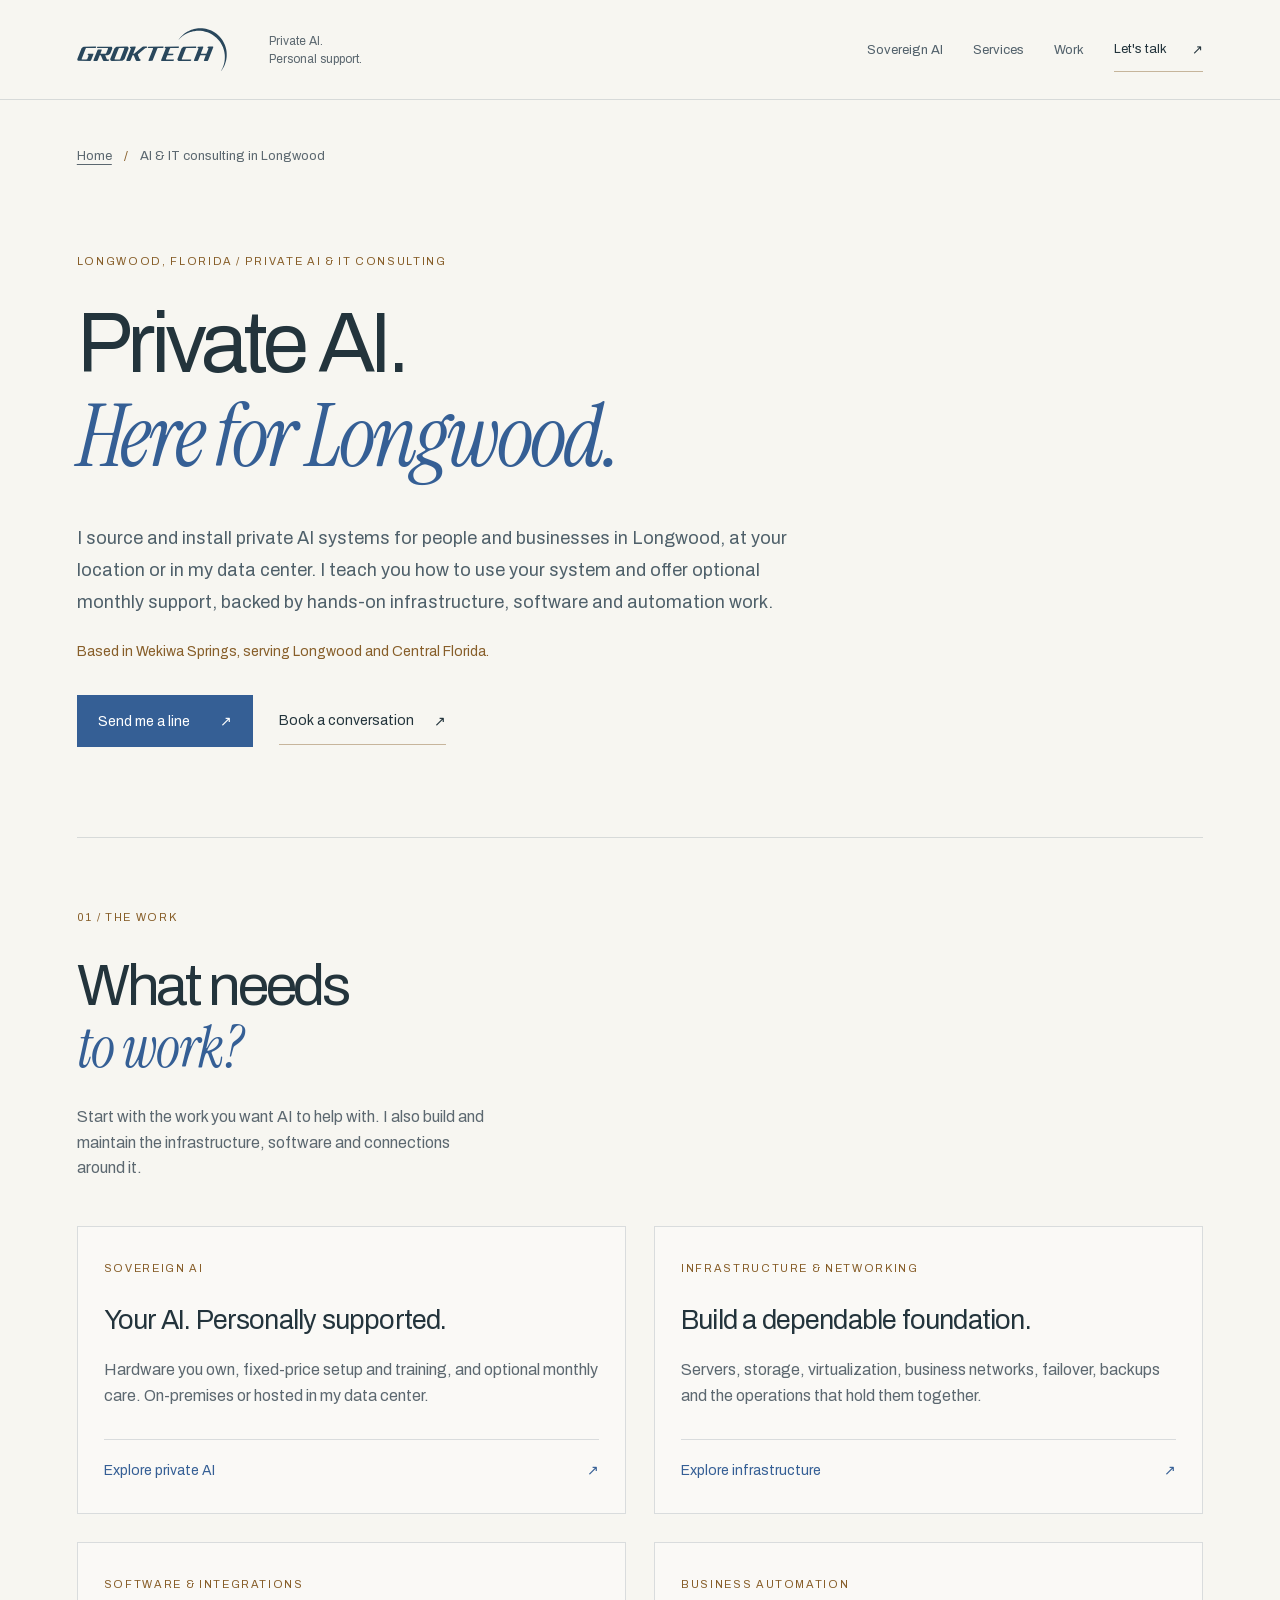
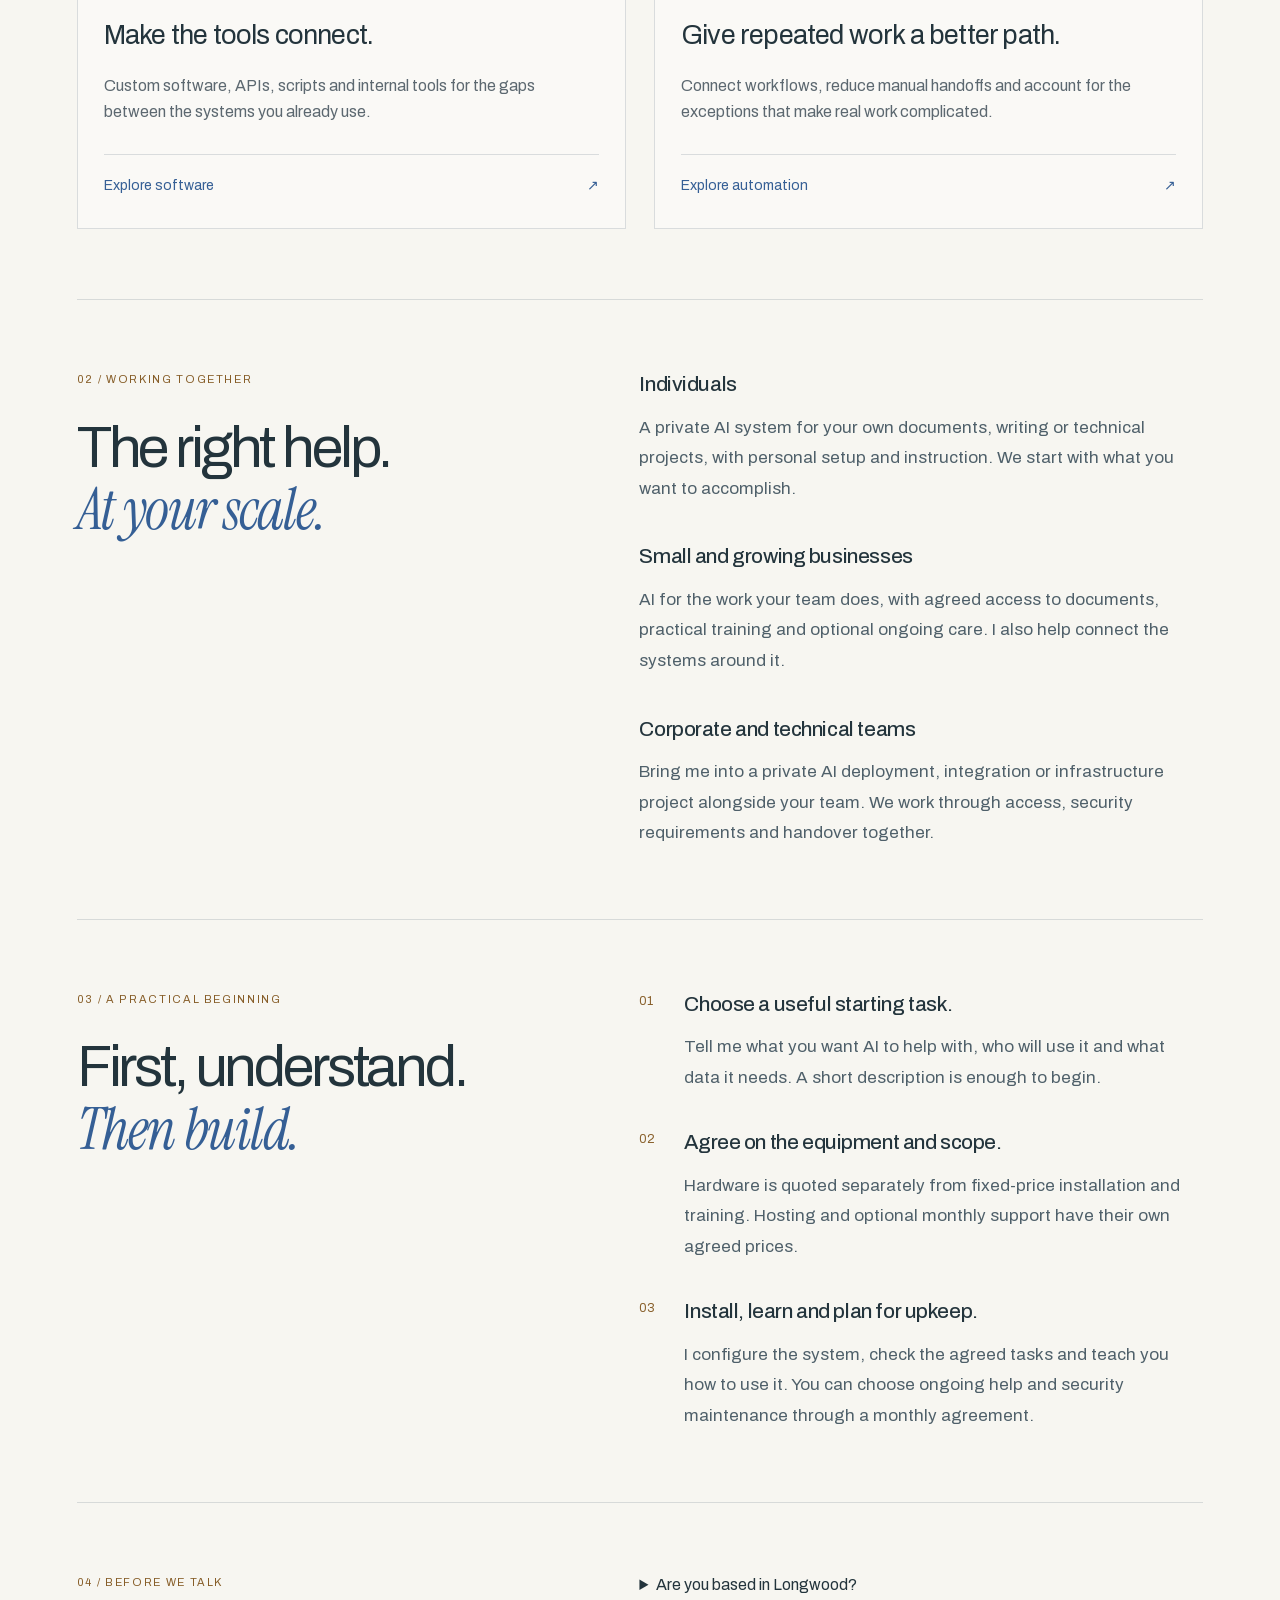
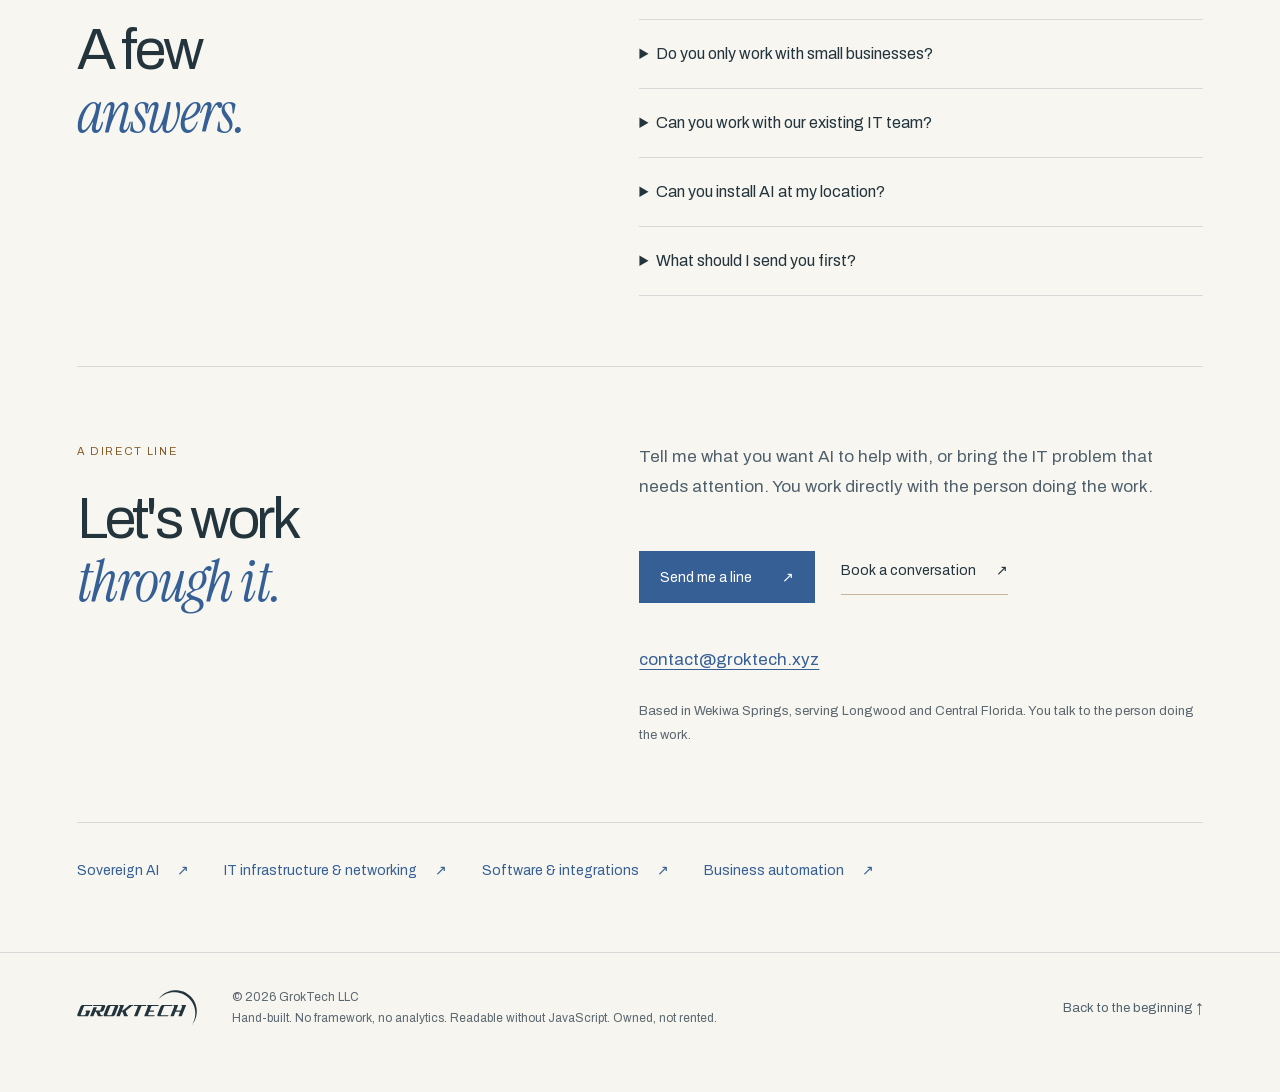
<file: longwood-it-consulting/index.html>
<!doctype html>
<html lang="en">
<head>
  <meta charset="utf-8">
  <meta name="viewport" content="width=device-width, initial-scale=1">
  <title>Private AI &amp; IT Consulting in Longwood, FL | GrokTech</title>
  <meta name="description" content="Private AI installation, training and monthly support for Longwood, FL, backed by hands-on IT consulting. Based in Wekiwa Springs, serving Central Florida.">
  <link rel="canonical" href="https://groktech.xyz/longwood-it-consulting/">
  <meta name="theme-color" content="#f7f6f1">
  <meta name="color-scheme" content="light">
  <meta property="og:type" content="website">
  <meta property="og:site_name" content="GrokTech">
  <meta property="og:url" content="https://groktech.xyz/longwood-it-consulting/">
  <meta property="og:title" content="Private AI &amp; IT Consulting in Longwood, FL | GrokTech">
  <meta property="og:description" content="Private AI installation, training and monthly support for Longwood, FL, backed by hands-on IT consulting. Based in Wekiwa Springs, serving Central Florida.">
  <meta property="og:image" content="https://groktech.xyz/assets/og-sovereign-ai.jpg">
  <meta property="og:image:width" content="1200">
  <meta property="og:image:height" content="630">
  <meta property="og:image:alt" content="GrokTech. Your AI. Your hardware. Private AI, setup, training and local support.">
  <meta name="twitter:card" content="summary_large_image">
  <meta name="twitter:title" content="Private AI &amp; IT Consulting in Longwood, FL | GrokTech">
  <meta name="twitter:description" content="Private AI installation, training and monthly support for Longwood, FL, backed by hands-on IT consulting. Based in Wekiwa Springs, serving Central Florida.">
  <meta name="twitter:image" content="https://groktech.xyz/assets/og-sovereign-ai.jpg">
  <meta name="twitter:image:alt" content="GrokTech. Your AI. Your hardware. Private AI, setup, training and local support.">
  <link rel="icon" href="/favicon.ico?v=cf7a1a0952e0" sizes="32x32">
  <link rel="icon" href="/assets/favicon.svg?v=ba9955208578" type="image/svg+xml">
  <link rel="apple-touch-icon" href="/assets/apple-touch-icon.png?v=6e3a248b5c61">
  <link rel="preload" href="/assets/fonts/archivo-var.woff2" as="font" type="font/woff2" crossorigin>
  <link rel="preload" href="/assets/fonts/instrument-serif-italic.woff2" as="font" type="font/woff2" crossorigin>
  <link rel="stylesheet" href="/assets/css/site.css?v=f1e907fe4909">
  <link rel="stylesheet" href="/assets/css/service-pages.css?v=3e904b982b13">
  <link rel="stylesheet" href="/assets/css/effects.css?v=97520d71a416">
  <link rel="preload" href="/assets/css/chat.css?v=51cb0602b343" as="style" data-chat-style>
  <script src="/assets/js/site.js?v=728b09d167bd" defer></script>
  <script src="/assets/js/chat.js?v=eafd78dfb4d1" defer></script>
  <script type="application/ld+json">
{
  "@context": "https://schema.org",
  "@graph": [
    {
      "@type": "Organization",
      "@id": "https://groktech.xyz/#business",
      "name": "GrokTech",
      "legalName": "GrokTech LLC",
      "url": "https://groktech.xyz/",
      "foundingDate": "2021",
      "email": "contact@groktech.xyz",
      "address": {
        "@type": "PostalAddress",
        "addressLocality": "Wekiwa Springs",
        "addressRegion": "FL",
        "addressCountry": "US"
      },
      "logo": "https://groktech.xyz/assets/apple-touch-icon.png",
      "image": "https://groktech.xyz/assets/og-sovereign-ai.jpg",
      "description": "Private AI installation, hosting, training and support for individuals, businesses and corporate teams, backed by hands-on IT consulting. Based in Wekiwa Springs, serving Longwood and Central Florida.",
      "areaServed": [
        {
          "@type": "City",
          "name": "Longwood",
          "containedInPlace": {
            "@type": "State",
            "name": "Florida"
          }
        },
        {
          "@type": "Place",
          "name": "Central Florida"
        }
      ]
    },
    {
      "@type": "WebSite",
      "@id": "https://groktech.xyz/#website",
      "url": "https://groktech.xyz/",
      "name": "GrokTech",
      "publisher": {
        "@id": "https://groktech.xyz/#business"
      },
      "inLanguage": "en-US"
    },
    {
      "@type": "WebPage",
      "@id": "https://groktech.xyz/longwood-it-consulting/#webpage",
      "url": "https://groktech.xyz/longwood-it-consulting/",
      "name": "Private AI & IT Consulting in Longwood, FL | GrokTech",
      "description": "Private AI installation, training and monthly support for Longwood, FL, backed by hands-on IT consulting. Based in Wekiwa Springs, serving Central Florida.",
      "isPartOf": {
        "@id": "https://groktech.xyz/#website"
      },
      "mainEntity": {
        "@id": "https://groktech.xyz/longwood-it-consulting/#service"
      },
      "breadcrumb": {
        "@id": "https://groktech.xyz/longwood-it-consulting/#breadcrumb"
      },
      "inLanguage": "en-US"
    },
    {
      "@type": "Service",
      "@id": "https://groktech.xyz/longwood-it-consulting/#service",
      "name": "Private AI and IT consulting in Longwood",
      "serviceType": "Private AI installation, training, support and IT consulting",
      "description": "Private AI installation, training and monthly support for Longwood, FL, backed by hands-on IT consulting. Based in Wekiwa Springs, serving Central Florida.",
      "url": "https://groktech.xyz/longwood-it-consulting/",
      "provider": {
        "@id": "https://groktech.xyz/#business"
      },
      "areaServed": [
        {
          "@type": "City",
          "name": "Longwood",
          "containedInPlace": {
            "@type": "State",
            "name": "Florida"
          }
        },
        {
          "@type": "Place",
          "name": "Central Florida"
        }
      ]
    },
    {
      "@type": "BreadcrumbList",
      "@id": "https://groktech.xyz/longwood-it-consulting/#breadcrumb",
      "itemListElement": [
        {
          "@type": "ListItem",
          "position": 1,
          "name": "Home",
          "item": "https://groktech.xyz/"
        },
        {
          "@type": "ListItem",
          "position": 2,
          "name": "AI & IT consulting in Longwood",
          "item": "https://groktech.xyz/longwood-it-consulting/"
        }
      ]
    }
  ]
}
  </script>
</head>
<body id="top" class="service-page">
<a class="skip" href="#main">Skip to content</a>
<header class="site-header wrap">
<a class="brand" href="/" aria-label="GrokTech, home"><svg class="wordmark" xmlns="http://www.w3.org/2000/svg" viewBox="0 0 1501 436" width="172" height="50" fill="currentColor" preserveAspectRatio="xMinYMid meet" aria-hidden="true" focusable="false"><path fill-rule="evenodd" d="M1213.5 3.4l-16 1.7-13 2.2-14 3.1-14 3.8-12 4.1-15 5.9-15 7-13 7.1-11 6.8-12 8.3-15 11.8-10 9-11.3 11.3-9 10-14 18-2 3 .3 .6 16-16.6 9-8.3 11-9 18-12.9 21-12.3 23-10.8 19-6.9 14-4.1 13-3.1 10-1.9 15-2.1 10-.9 17-.7 23 .8 23 2.8 24 5.2 22 6.9 13 5.1 11 5 22 11.9 21 14 9 7 13 11.2 14.2 14.1 16.1 19 14 20 12 21 9.9 22 8 23 3 11 3.1 14 3 20 1 11 .6 14-.7 26-1.9 17-2 12-3.1 14-3 11-8 23-10.1 22-4.8 9-7.3 12-.4 1 .4 .4 13.2-17.4 9-14 8.9-16 7.1-15 7.1-18 6-20 3.9-17 3.1-21 1.2-16 0-25-1.2-17-3-20-4.1-18-6.1-20-7.9-20-8.8-18-8.1-14-10-15-10-13-15.1-17-16.2-15.3-11-9-18-12.8-17-10.3-18-9-14-5.9-17-5.9-23-6-17-3-19-2.1-24-.5zM70.5 186.4l-4 .9-4 1.8-9 6.2-6 5.6-3.1 4.6-40.2 102-.9 3-.3 3 .2 3 1.2 3 3 5 2.1 2.1 2 1.2 4 1 116 .1 2-.1 3-1.1 2.6-2.2 1.9-3 22.9-58 .2-3-.4-2-1.2-1.3-2-.5-44-.2-4 .6-3 2-1.3 1.4-1.9 4-.1 3 1.3 2 1 .6 4 1.1 2 1.2 1.3 2.1 0 2-12.1 31-2 3-3.2 2.2-5 .8-42 0-3-.6-1.4-1.4-.5-2 .6-3 38-97 2.3-5 1.5-2 3.5-2.3 2-.4 88-.1 3-.9 2-1.1 3.3-3.2 1.3-3-.2-4-1.4-1.5-3-.8zM209.5 186.3l-3 .8-2 1.2-2 2.3-1.5 2.9-.3 3 .4 2 1.4 1.6 2 .7 101 0 2 .3 1.8 1.4 .6 1 0 3-18.1 46-2.3 2.7-2 1.5-4 .9-44 0-2-.5-1-.8-1.1-1.8 0-3 11.6-29 .6-3-.9-3-1.4-1-1.8-.5-30 0-3 .5-3 1.7-1.3 1.3-1.8 3-38.2 97-1.2 3-.4 3 .9 2.9 2 1.4 1 .1 30 .1 2-.2 4-2 3.1-4.3 17.5-45 1.2-2 2.2-2.2 2-1.1 3-.3 2 .2 2 .9 3.1 3.5 18.6 46 1.7 3 2.6 2.3 5 1.2 43 0 3-.4 3-1.5 2-1.7 2.2-2.9 .6-3-.5-3-1.3-1.3-2-.6-12 0-4-.5-3-1.3-1.3-1.3-1.8-3-12.2-30-.4-4 .7-1.4 2-1.1 20-.1 6-1.1 6-2.9 7-5.1 3.8-3.3 3.6-4 2.7-5 17.2-44 .9-5-.2-2-.8-3-3.7-6-3.7-3-4.8-1.2zM400.5 186.3l-4 .8-5 2.2-10 7-5.2 5.2-3 5-40.1 102-.9 5 .9 5 3.7 6 3.6 3.2 3 1 3 .2 103-.1 4-1 4-1.9 10-7.1 6.3-6.3 3-6 38.9-99 1-4 0-4-1-3-2.9-5-3.3-3.5-2-1-4-.8zM538.5 186.3l-4 1.7-3 2.7-1.3 1.8-.9 4 .7 2 1.5 1.3 5 1.5 1.5 1.2 1 2-.3 3-44.6 113-.9 4 1 3 2.3 1.3 1 .1 30 0 4-1 2-1.4 2.4-3 .9-2 17.3-44 1.2-2 2.2-2.3 2-1 2-.2 3 .3 2 .9 2.3 2.3 19.3 47 1.4 2.6 2 2.1 3 1.4 2 .3 30 0 2-.1 4-1.9 3.3-3.4 1-2 .1-5-1.4-1.6-6-1.3-3.2-3.1-16.7-41-.3-2 1.2-4 2-2.8 4-3.6 62-51.8 5-3 3-1.1 6-.6 3-1 1.6-1.1 3.6-4 .8-3-.5-3-1.5-1.6-3-.7-32 0-5 .9-3 1.3-3 1.7-4 3.2-72 60.5-5 2.8-5 .9-2-.5-1.3-1.5 .1-4 22.4-57 1-3-.6-3-1.6-1.7-2-.6zM717.5 186.3l-4 1.7-4.1 4.5-.7 3 .1 2 .2 1 1.5 1.5 3 .7 44 .2 1 .1 1.7 1.5 .5 1 .2 2-1.1 4-44.4 113-.2 3 .9 2 1.4 1 2 .4 31-.1 4-1.7 3.2-3.6 45.7-116 1-2 2.1-2.5 3-1.8 4-.5 44-.1 3-1.1 3-2.4 2.1-2.6 .7-3-.4-3-1.4-1.6-2-.7zM886.5 186.3l-3 1.1-4 3.4-1.2 1.7-.8 4 .6 2 1.4 1.3 5 1.4 1.6 1.3 .8 1 .1 3-44.8 114-.8 4 1 3 2.1 1.3 2 .1 114 0 4-1 4.2-3.4 2.1-4 0-2-.7-2-.8-1-1.8-.8-73-.2-3-.7-1.5-2.3 .2-4 10.9-28 2.1-4 2.3-2.1 2-1.1 3-.5 45 0 3-.8 2-1.2 2.2-2.3 1.1-2 .9-3-.2-1.8-1-1.9-2-1-45-.3-2-.4-1.7-1.6-.5-1 0-3 16-41 1.7-4 2.1-3 3.4-2.3 2-.3 75-.4 4-1.8 3.2-3.2 1.3-3-.2-4-1.3-1.5-3-.8zM1072.5 186.4l-4 .8-3 1.3-9 5.8-6.2 5.2-4.3 6-39.8 101-1 3-.6 4 .9 5 2.9 5 2.1 2.6 3 1.9 3 .9 116 .1 2-.1 3-1.1 4-3.4 1.3-1.9 .5-2-.4-4-1.4-1.4-2-.5-86 0-3-.5-1-.7-1.3-1.9 0-2 1-3 38-97 1.9-4 1.4-1.8 2-1.6 3-1.1 90-.4 4-1.7 2.3-2.4 1.9-4-.2-3.7-1-1.5-3-1.1zM1214.5 186.5l-4 1.8-2.4 2.2-1.9 3-.4 3 .7 2 1 1.1 5 1.6 2 1.4 .9 1.9-.6 4-44.6 113-.4 3 .7 2.7 2 1.6 1 .1 30 .1 2-.2 4-1.8 2.3-2.5 1-2 18.3-46 3.4-3.3 3-1 2-.2 44 .1 1 .1 2 1.3 .8 2-.4 3-16.8 43-.7 3 .5 2 .6 1.1 1.4 .9 2.6 .5 30-.1 3-.9 2-1.2 2.5-3.3 1.8-4 49.9-127 .1-3-1.1-2-3.2-1.3-43 0-2 .2-4 1.8-4.1 4.3-.6 2-.1 3 .3 1 1.5 1.6 2 .7 3 .2 2.1 1.5 .5 2-.2 3-16.1 41-1.8 4-1.5 2-3 2.3-4 .8-43 0-3-.6-1-.8-.5-.7-.5-3 23.4-60-.2-4-1.2-1.3-3-1zM421.4 201.5l4.1-.7 44 .1 1.8 .6 1.6 2-.2 4-38.9 99-2.8 5-3.5 2.4-4 .6-42 .1-3-.5-2-1.6-.5-2 .1-2 40.1-102 2.3-3.1z"/></svg></a>
<span class="header-note">Private AI.<br>Personal support.</span>
<nav aria-label="Main"><a href="/services/sovereign-ai/">Sovereign AI</a><a href="/#practice">Services</a><a href="/#work">Work</a><a class="header-contact" href="#contact">Let's talk <span aria-hidden="true">↗</span></a></nav>
</header>
<main id="main" class="service-main wrap" tabindex="-1">
<nav class="breadcrumbs" aria-label="Breadcrumb"><ol><li><a href="/">Home</a></li><li aria-current="page">AI &amp; IT consulting in Longwood</li></ol></nav>
<section class="service-hero" aria-labelledby="service-title">
<p class="eyebrow">Longwood, Florida / Private AI &amp; IT consulting</p>
<h1 id="service-title">Private AI.<br><em>Here for Longwood.</em></h1>
<p class="service-lead">I source and install private AI systems for people and businesses in Longwood, at your location or in my data center. I teach you how to use your system and offer optional monthly support, backed by hands-on infrastructure, software and automation work.</p>
<p class="service-location">Based in Wekiwa Springs, serving Longwood and Central Florida.</p>
<div class="service-actions"><a class="primary-link" href="#" data-chat-open><span data-chat-label>Send me a line</span><span aria-hidden="true">↗</span></a><a class="text-link" href="https://calendly.com/groktech" target="_blank" rel="noopener">Book a conversation <span aria-hidden="true">↗</span><span class="sr-only"> (opens in a new tab)</span></a></div>
</section>
<section class="service-section" aria-labelledby="help-title">
<div class="section-heading"><p class="eyebrow">01 / The work</p><h2 id="help-title">What needs<br><em>to work?</em></h2><p>Start with the work you want AI to help with. I also build and maintain the infrastructure, software and connections around it.</p></div>
<div class="service-cards service-cards-four">
<a class="service-card" href="/services/sovereign-ai/"><span class="eyebrow">Sovereign AI</span><h3>Your AI. Personally supported.</h3><p>Hardware you own, fixed-price setup and training, and optional monthly care. On-premises or hosted in my data center.</p><span class="card-link">Explore private AI <span aria-hidden="true">↗</span></span></a>
<a class="service-card" href="/services/it-infrastructure/"><span class="eyebrow">Infrastructure &amp; networking</span><h3>Build a dependable foundation.</h3><p>Servers, storage, virtualization, business networks, failover, backups and the operations that hold them together.</p><span class="card-link">Explore infrastructure <span aria-hidden="true">↗</span></span></a>
<a class="service-card" href="/services/software-integrations/"><span class="eyebrow">Software &amp; integrations</span><h3>Make the tools connect.</h3><p>Custom software, APIs, scripts and internal tools for the gaps between the systems you already use.</p><span class="card-link">Explore software <span aria-hidden="true">↗</span></span></a>
<a class="service-card" href="/services/business-automation/"><span class="eyebrow">Business automation</span><h3>Give repeated work a better path.</h3><p>Connect workflows, reduce manual handoffs and account for the exceptions that make real work complicated.</p><span class="card-link">Explore automation <span aria-hidden="true">↗</span></span></a>
</div></section>
<section class="service-section split-section" id="working-together" aria-labelledby="working-title"><div class="section-heading"><p class="eyebrow">02 / Working together</p><h2 id="working-title">The right help.<br><em>At your scale.</em></h2></div>
<div class="service-copy"><h3>Individuals</h3><p>A private AI system for your own documents, writing or technical projects, with personal setup and instruction. We start with what you want to accomplish.</p><h3>Small and growing businesses</h3><p>AI for the work your team does, with agreed access to documents, practical training and optional ongoing care. I also help connect the systems around it.</p><h3>Corporate and technical teams</h3><p>Bring me into a private AI deployment, integration or infrastructure project alongside your team. We work through access, security requirements and handover together.</p></div></section>
<section class="service-section split-section" aria-labelledby="approach-title"><div class="section-heading"><p class="eyebrow">03 / A practical beginning</p><h2 id="approach-title">First, understand.<br><em>Then build.</em></h2></div><ol class="process-list"><li><h3>Choose a useful starting task.</h3><p>Tell me what you want AI to help with, who will use it and what data it needs. A short description is enough to begin.</p></li><li><h3>Agree on the equipment and scope.</h3><p>Hardware is quoted separately from fixed-price installation and training. Hosting and optional monthly support have their own agreed prices.</p></li><li><h3>Install, learn and plan for upkeep.</h3><p>I configure the system, check the agreed tasks and teach you how to use it. You can choose ongoing help and security maintenance through a monthly agreement.</p></li></ol></section>
<section class="service-section split-section" aria-labelledby="questions-title"><div class="section-heading"><p class="eyebrow">04 / Before we talk</p><h2 id="questions-title">A few<br><em>answers.</em></h2></div><div class="service-faq">
<details><summary>Are you based in Longwood?</summary><p>GrokTech is based in Wekiwa Springs and serves Longwood and Central Florida. Tell me where you are and what the work involves so we can discuss the practical arrangements.</p></details>
<details><summary>Do you only work with small businesses?</summary><p>No. I work with individuals, small businesses and corporate teams. The starting point is the problem and the scope of work.</p></details>
<details><summary>Can you work with our existing IT team?</summary><p>Yes. I can contribute hands-on work to a defined project, integration or infrastructure problem alongside your team.</p></details>
<details><summary>Can you install AI at my location?</summary><p>Yes. I can source and install your equipment on-premises, or host it in my data center. We agree on the location, access and ongoing responsibilities before setup.</p></details>
<details><summary>What should I send you first?</summary><p>Describe the tasks you want help with, who will use the system, your preferred location and any budget or timing constraints.</p></details>
</div></section>
<section class="service-contact" id="contact" aria-labelledby="contact-title"><div><p class="eyebrow">A direct line</p><h2 id="contact-title">Let's work<br><em>through it.</em></h2></div><div class="service-copy"><p>Tell me what you want AI to help with, or bring the IT problem that needs attention. You work directly with the person doing the work.</p><div class="service-actions"><a class="primary-link" href="#" data-chat-open><span data-chat-label>Send me a line</span><span aria-hidden="true">↗</span></a><a class="text-link" href="https://calendly.com/groktech" target="_blank" rel="noopener">Book a conversation <span aria-hidden="true">↗</span><span class="sr-only"> (opens in a new tab)</span></a></div><p><a href="mailto:contact@groktech.xyz">contact@groktech.xyz</a></p><p class="service-contact-note">Based in Wekiwa Springs, serving Longwood and Central Florida. You talk to the person doing the work.</p></div></section>
<nav class="related-services" aria-label="Explore more services"><a href="/services/sovereign-ai/">Sovereign AI <span aria-hidden="true">↗</span></a><a href="/services/it-infrastructure/">IT infrastructure &amp; networking <span aria-hidden="true">↗</span></a><a href="/services/software-integrations/">Software &amp; integrations <span aria-hidden="true">↗</span></a><a href="/services/business-automation/">Business automation <span aria-hidden="true">↗</span></a></nav>
</main>
<footer class="site-footer wrap"><a class="footer-brand" href="/" aria-label="GrokTech, home"><svg class="wordmark" xmlns="http://www.w3.org/2000/svg" viewBox="0 0 1501 436" width="172" height="50" fill="currentColor" preserveAspectRatio="xMinYMid meet" aria-hidden="true" focusable="false"><path fill-rule="evenodd" d="M1213.5 3.4l-16 1.7-13 2.2-14 3.1-14 3.8-12 4.1-15 5.9-15 7-13 7.1-11 6.8-12 8.3-15 11.8-10 9-11.3 11.3-9 10-14 18-2 3 .3 .6 16-16.6 9-8.3 11-9 18-12.9 21-12.3 23-10.8 19-6.9 14-4.1 13-3.1 10-1.9 15-2.1 10-.9 17-.7 23 .8 23 2.8 24 5.2 22 6.9 13 5.1 11 5 22 11.9 21 14 9 7 13 11.2 14.2 14.1 16.1 19 14 20 12 21 9.9 22 8 23 3 11 3.1 14 3 20 1 11 .6 14-.7 26-1.9 17-2 12-3.1 14-3 11-8 23-10.1 22-4.8 9-7.3 12-.4 1 .4 .4 13.2-17.4 9-14 8.9-16 7.1-15 7.1-18 6-20 3.9-17 3.1-21 1.2-16 0-25-1.2-17-3-20-4.1-18-6.1-20-7.9-20-8.8-18-8.1-14-10-15-10-13-15.1-17-16.2-15.3-11-9-18-12.8-17-10.3-18-9-14-5.9-17-5.9-23-6-17-3-19-2.1-24-.5zM70.5 186.4l-4 .9-4 1.8-9 6.2-6 5.6-3.1 4.6-40.2 102-.9 3-.3 3 .2 3 1.2 3 3 5 2.1 2.1 2 1.2 4 1 116 .1 2-.1 3-1.1 2.6-2.2 1.9-3 22.9-58 .2-3-.4-2-1.2-1.3-2-.5-44-.2-4 .6-3 2-1.3 1.4-1.9 4-.1 3 1.3 2 1 .6 4 1.1 2 1.2 1.3 2.1 0 2-12.1 31-2 3-3.2 2.2-5 .8-42 0-3-.6-1.4-1.4-.5-2 .6-3 38-97 2.3-5 1.5-2 3.5-2.3 2-.4 88-.1 3-.9 2-1.1 3.3-3.2 1.3-3-.2-4-1.4-1.5-3-.8zM209.5 186.3l-3 .8-2 1.2-2 2.3-1.5 2.9-.3 3 .4 2 1.4 1.6 2 .7 101 0 2 .3 1.8 1.4 .6 1 0 3-18.1 46-2.3 2.7-2 1.5-4 .9-44 0-2-.5-1-.8-1.1-1.8 0-3 11.6-29 .6-3-.9-3-1.4-1-1.8-.5-30 0-3 .5-3 1.7-1.3 1.3-1.8 3-38.2 97-1.2 3-.4 3 .9 2.9 2 1.4 1 .1 30 .1 2-.2 4-2 3.1-4.3 17.5-45 1.2-2 2.2-2.2 2-1.1 3-.3 2 .2 2 .9 3.1 3.5 18.6 46 1.7 3 2.6 2.3 5 1.2 43 0 3-.4 3-1.5 2-1.7 2.2-2.9 .6-3-.5-3-1.3-1.3-2-.6-12 0-4-.5-3-1.3-1.3-1.3-1.8-3-12.2-30-.4-4 .7-1.4 2-1.1 20-.1 6-1.1 6-2.9 7-5.1 3.8-3.3 3.6-4 2.7-5 17.2-44 .9-5-.2-2-.8-3-3.7-6-3.7-3-4.8-1.2zM400.5 186.3l-4 .8-5 2.2-10 7-5.2 5.2-3 5-40.1 102-.9 5 .9 5 3.7 6 3.6 3.2 3 1 3 .2 103-.1 4-1 4-1.9 10-7.1 6.3-6.3 3-6 38.9-99 1-4 0-4-1-3-2.9-5-3.3-3.5-2-1-4-.8zM538.5 186.3l-4 1.7-3 2.7-1.3 1.8-.9 4 .7 2 1.5 1.3 5 1.5 1.5 1.2 1 2-.3 3-44.6 113-.9 4 1 3 2.3 1.3 1 .1 30 0 4-1 2-1.4 2.4-3 .9-2 17.3-44 1.2-2 2.2-2.3 2-1 2-.2 3 .3 2 .9 2.3 2.3 19.3 47 1.4 2.6 2 2.1 3 1.4 2 .3 30 0 2-.1 4-1.9 3.3-3.4 1-2 .1-5-1.4-1.6-6-1.3-3.2-3.1-16.7-41-.3-2 1.2-4 2-2.8 4-3.6 62-51.8 5-3 3-1.1 6-.6 3-1 1.6-1.1 3.6-4 .8-3-.5-3-1.5-1.6-3-.7-32 0-5 .9-3 1.3-3 1.7-4 3.2-72 60.5-5 2.8-5 .9-2-.5-1.3-1.5 .1-4 22.4-57 1-3-.6-3-1.6-1.7-2-.6zM717.5 186.3l-4 1.7-4.1 4.5-.7 3 .1 2 .2 1 1.5 1.5 3 .7 44 .2 1 .1 1.7 1.5 .5 1 .2 2-1.1 4-44.4 113-.2 3 .9 2 1.4 1 2 .4 31-.1 4-1.7 3.2-3.6 45.7-116 1-2 2.1-2.5 3-1.8 4-.5 44-.1 3-1.1 3-2.4 2.1-2.6 .7-3-.4-3-1.4-1.6-2-.7zM886.5 186.3l-3 1.1-4 3.4-1.2 1.7-.8 4 .6 2 1.4 1.3 5 1.4 1.6 1.3 .8 1 .1 3-44.8 114-.8 4 1 3 2.1 1.3 2 .1 114 0 4-1 4.2-3.4 2.1-4 0-2-.7-2-.8-1-1.8-.8-73-.2-3-.7-1.5-2.3 .2-4 10.9-28 2.1-4 2.3-2.1 2-1.1 3-.5 45 0 3-.8 2-1.2 2.2-2.3 1.1-2 .9-3-.2-1.8-1-1.9-2-1-45-.3-2-.4-1.7-1.6-.5-1 0-3 16-41 1.7-4 2.1-3 3.4-2.3 2-.3 75-.4 4-1.8 3.2-3.2 1.3-3-.2-4-1.3-1.5-3-.8zM1072.5 186.4l-4 .8-3 1.3-9 5.8-6.2 5.2-4.3 6-39.8 101-1 3-.6 4 .9 5 2.9 5 2.1 2.6 3 1.9 3 .9 116 .1 2-.1 3-1.1 4-3.4 1.3-1.9 .5-2-.4-4-1.4-1.4-2-.5-86 0-3-.5-1-.7-1.3-1.9 0-2 1-3 38-97 1.9-4 1.4-1.8 2-1.6 3-1.1 90-.4 4-1.7 2.3-2.4 1.9-4-.2-3.7-1-1.5-3-1.1zM1214.5 186.5l-4 1.8-2.4 2.2-1.9 3-.4 3 .7 2 1 1.1 5 1.6 2 1.4 .9 1.9-.6 4-44.6 113-.4 3 .7 2.7 2 1.6 1 .1 30 .1 2-.2 4-1.8 2.3-2.5 1-2 18.3-46 3.4-3.3 3-1 2-.2 44 .1 1 .1 2 1.3 .8 2-.4 3-16.8 43-.7 3 .5 2 .6 1.1 1.4 .9 2.6 .5 30-.1 3-.9 2-1.2 2.5-3.3 1.8-4 49.9-127 .1-3-1.1-2-3.2-1.3-43 0-2 .2-4 1.8-4.1 4.3-.6 2-.1 3 .3 1 1.5 1.6 2 .7 3 .2 2.1 1.5 .5 2-.2 3-16.1 41-1.8 4-1.5 2-3 2.3-4 .8-43 0-3-.6-1-.8-.5-.7-.5-3 23.4-60-.2-4-1.2-1.3-3-1zM421.4 201.5l4.1-.7 44 .1 1.8 .6 1.6 2-.2 4-38.9 99-2.8 5-3.5 2.4-4 .6-42 .1-3-.5-2-1.6-.5-2 .1-2 40.1-102 2.3-3.1z"/></svg></a><div class="footer-notes"><p>© <span data-year>2026</span> GrokTech LLC</p><p class="colophon">Hand-built. No framework, no analytics. Readable without JavaScript. Owned, not rented.</p></div><a class="back-top" href="#top">Back to the beginning ↑</a></footer>
<script src="https://cdn.bubblegram.co/widget.js" data-key="pk_live_NOXYkZKpSKTsjqiJsWvzvk2" async></script>
</body>
</html>
</file>
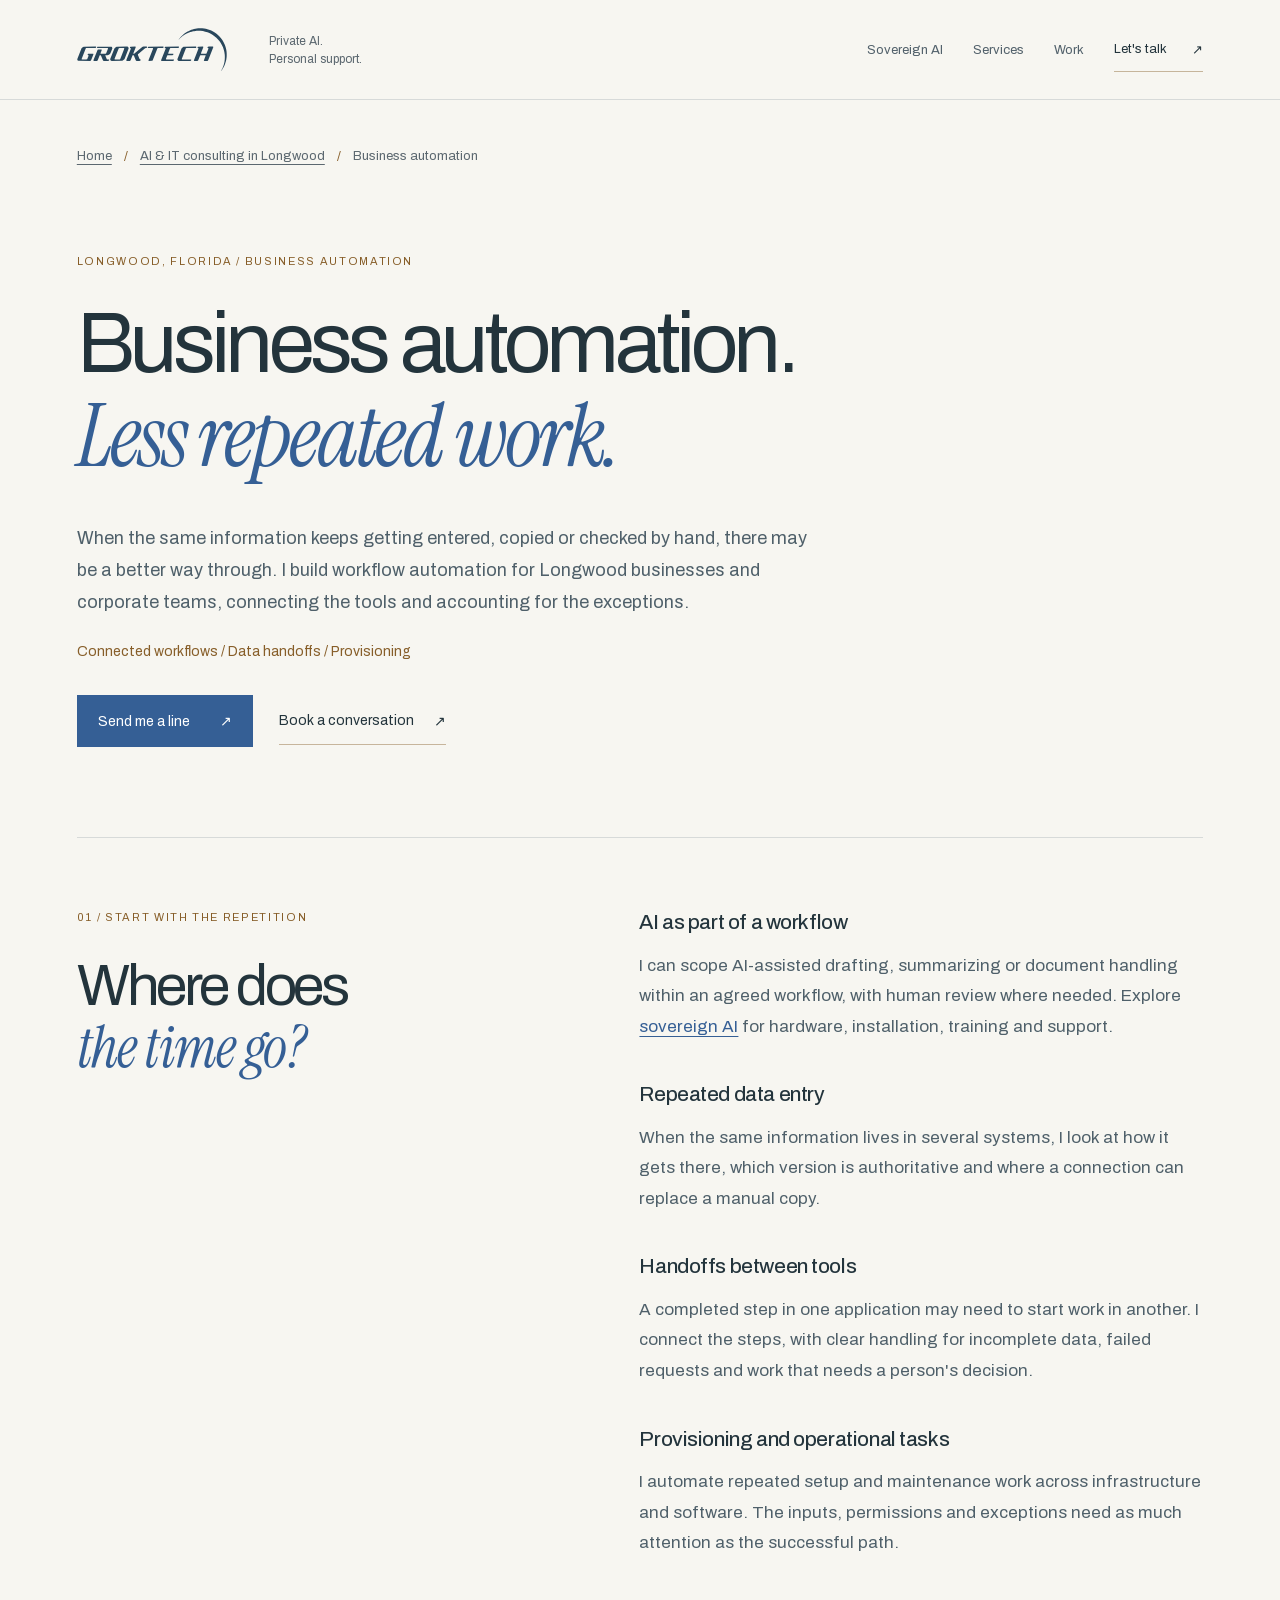
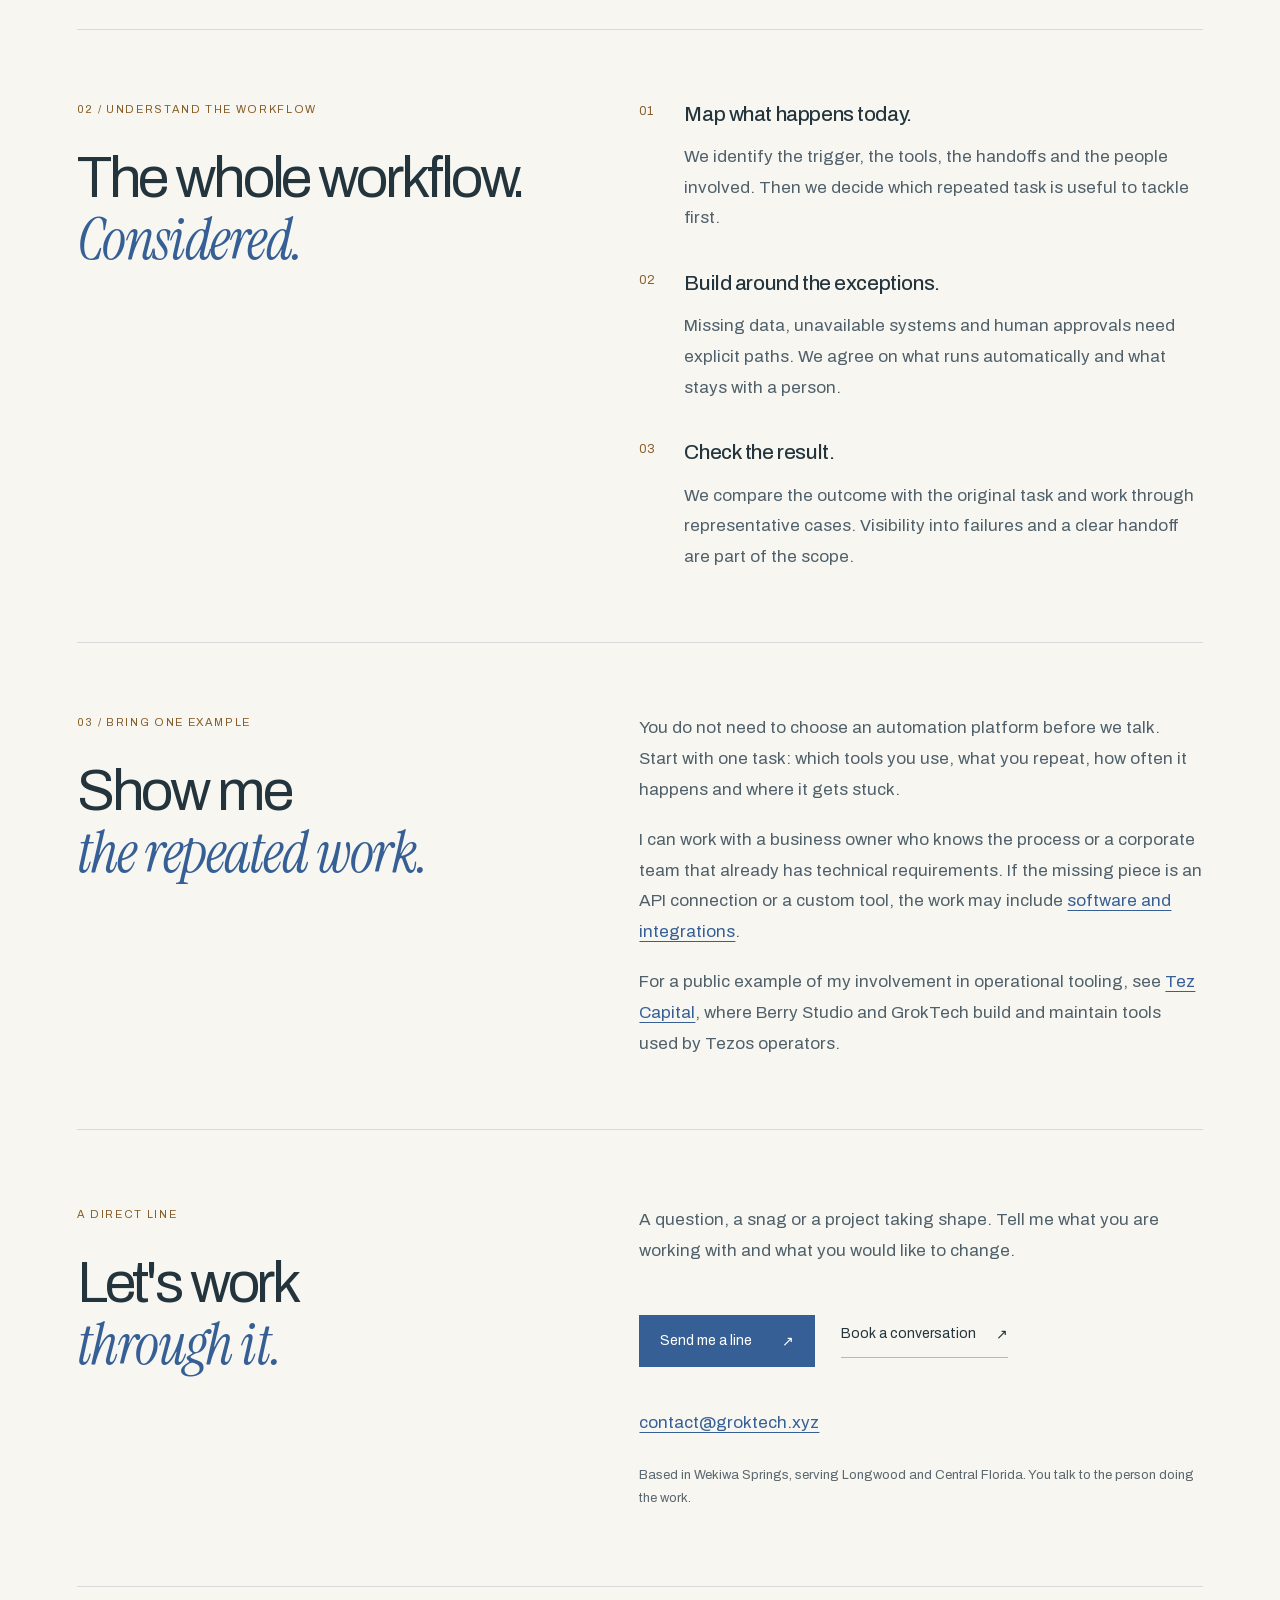
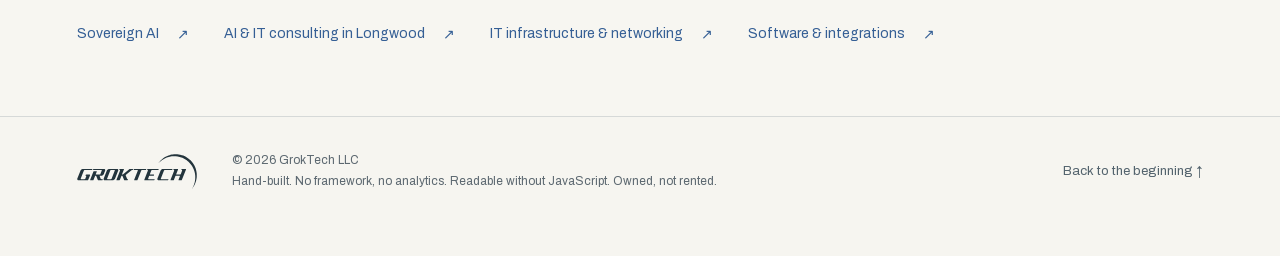
<file: services/business-automation/index.html>
<!doctype html>
<html lang="en">
<head>
  <meta charset="utf-8">
  <meta name="viewport" content="width=device-width, initial-scale=1">
  <title>Business Automation in Longwood, FL | GrokTech</title>
  <meta name="description" content="Workflow automation for Longwood businesses and corporate teams. Connect tools, reduce repeated data entry and build practical automation with GrokTech.">
  <link rel="canonical" href="https://groktech.xyz/services/business-automation/">
  <meta name="theme-color" content="#f7f6f1">
  <meta name="color-scheme" content="light">
  <meta property="og:type" content="website">
  <meta property="og:site_name" content="GrokTech">
  <meta property="og:url" content="https://groktech.xyz/services/business-automation/">
  <meta property="og:title" content="Business Automation in Longwood, FL | GrokTech">
  <meta property="og:description" content="Workflow automation for Longwood businesses and corporate teams. Connect tools, reduce repeated data entry and build practical automation with GrokTech.">
  <meta property="og:image" content="https://groktech.xyz/assets/og-sovereign-ai.jpg">
  <meta property="og:image:width" content="1200">
  <meta property="og:image:height" content="630">
  <meta property="og:image:alt" content="GrokTech. Your AI. Your hardware. Private AI, setup, training and local support.">
  <meta name="twitter:card" content="summary_large_image">
  <meta name="twitter:title" content="Business Automation in Longwood, FL | GrokTech">
  <meta name="twitter:description" content="Workflow automation for Longwood businesses and corporate teams. Connect tools, reduce repeated data entry and build practical automation with GrokTech.">
  <meta name="twitter:image" content="https://groktech.xyz/assets/og-sovereign-ai.jpg">
  <meta name="twitter:image:alt" content="GrokTech. Your AI. Your hardware. Private AI, setup, training and local support.">
  <link rel="icon" href="/favicon.ico?v=cf7a1a0952e0" sizes="32x32">
  <link rel="icon" href="/assets/favicon.svg?v=ba9955208578" type="image/svg+xml">
  <link rel="apple-touch-icon" href="/assets/apple-touch-icon.png?v=6e3a248b5c61">
  <link rel="preload" href="/assets/fonts/archivo-var.woff2" as="font" type="font/woff2" crossorigin>
  <link rel="preload" href="/assets/fonts/instrument-serif-italic.woff2" as="font" type="font/woff2" crossorigin>
  <link rel="stylesheet" href="/assets/css/site.css?v=f1e907fe4909">
  <link rel="stylesheet" href="/assets/css/service-pages.css?v=3e904b982b13">
  <link rel="stylesheet" href="/assets/css/effects.css?v=97520d71a416">
  <link rel="preload" href="/assets/css/chat.css?v=51cb0602b343" as="style" data-chat-style>
  <script src="/assets/js/site.js?v=728b09d167bd" defer></script>
  <script src="/assets/js/chat.js?v=eafd78dfb4d1" defer></script>
  <script type="application/ld+json">
{
  "@context": "https://schema.org",
  "@graph": [
    {
      "@type": "Organization",
      "@id": "https://groktech.xyz/#business",
      "name": "GrokTech",
      "legalName": "GrokTech LLC",
      "url": "https://groktech.xyz/",
      "foundingDate": "2021",
      "email": "contact@groktech.xyz",
      "address": {
        "@type": "PostalAddress",
        "addressLocality": "Wekiwa Springs",
        "addressRegion": "FL",
        "addressCountry": "US"
      },
      "logo": "https://groktech.xyz/assets/apple-touch-icon.png",
      "image": "https://groktech.xyz/assets/og-sovereign-ai.jpg",
      "description": "Private AI installation, hosting, training and support for individuals, businesses and corporate teams, backed by hands-on IT consulting. Based in Wekiwa Springs, serving Longwood and Central Florida.",
      "areaServed": [
        {
          "@type": "City",
          "name": "Longwood",
          "containedInPlace": {
            "@type": "State",
            "name": "Florida"
          }
        },
        {
          "@type": "Place",
          "name": "Central Florida"
        }
      ]
    },
    {
      "@type": "WebSite",
      "@id": "https://groktech.xyz/#website",
      "url": "https://groktech.xyz/",
      "name": "GrokTech",
      "publisher": {
        "@id": "https://groktech.xyz/#business"
      },
      "inLanguage": "en-US"
    },
    {
      "@type": "WebPage",
      "@id": "https://groktech.xyz/services/business-automation/#webpage",
      "url": "https://groktech.xyz/services/business-automation/",
      "name": "Business Automation in Longwood, FL | GrokTech",
      "description": "Workflow automation for Longwood businesses and corporate teams. Connect tools, reduce repeated data entry and build practical automation with GrokTech.",
      "isPartOf": {
        "@id": "https://groktech.xyz/#website"
      },
      "mainEntity": {
        "@id": "https://groktech.xyz/services/business-automation/#service"
      },
      "breadcrumb": {
        "@id": "https://groktech.xyz/services/business-automation/#breadcrumb"
      },
      "inLanguage": "en-US"
    },
    {
      "@type": "Service",
      "@id": "https://groktech.xyz/services/business-automation/#service",
      "name": "Business automation",
      "serviceType": "Business workflow automation",
      "description": "Workflow automation for Longwood businesses and corporate teams. Connect tools, reduce repeated data entry and build practical automation with GrokTech.",
      "url": "https://groktech.xyz/services/business-automation/",
      "provider": {
        "@id": "https://groktech.xyz/#business"
      },
      "areaServed": [
        {
          "@type": "City",
          "name": "Longwood",
          "containedInPlace": {
            "@type": "State",
            "name": "Florida"
          }
        },
        {
          "@type": "Place",
          "name": "Central Florida"
        }
      ]
    },
    {
      "@type": "BreadcrumbList",
      "@id": "https://groktech.xyz/services/business-automation/#breadcrumb",
      "itemListElement": [
        {
          "@type": "ListItem",
          "position": 1,
          "name": "Home",
          "item": "https://groktech.xyz/"
        },
        {
          "@type": "ListItem",
          "position": 2,
          "name": "AI & IT consulting in Longwood",
          "item": "https://groktech.xyz/longwood-it-consulting/"
        },
        {
          "@type": "ListItem",
          "position": 3,
          "name": "Business automation",
          "item": "https://groktech.xyz/services/business-automation/"
        }
      ]
    }
  ]
}
  </script>
</head>
<body id="top" class="service-page">
<a class="skip" href="#main">Skip to content</a>
<header class="site-header wrap">
<a class="brand" href="/" aria-label="GrokTech, home"><svg class="wordmark" xmlns="http://www.w3.org/2000/svg" viewBox="0 0 1501 436" width="172" height="50" fill="currentColor" preserveAspectRatio="xMinYMid meet" aria-hidden="true" focusable="false"><path fill-rule="evenodd" d="M1213.5 3.4l-16 1.7-13 2.2-14 3.1-14 3.8-12 4.1-15 5.9-15 7-13 7.1-11 6.8-12 8.3-15 11.8-10 9-11.3 11.3-9 10-14 18-2 3 .3 .6 16-16.6 9-8.3 11-9 18-12.9 21-12.3 23-10.8 19-6.9 14-4.1 13-3.1 10-1.9 15-2.1 10-.9 17-.7 23 .8 23 2.8 24 5.2 22 6.9 13 5.1 11 5 22 11.9 21 14 9 7 13 11.2 14.2 14.1 16.1 19 14 20 12 21 9.9 22 8 23 3 11 3.1 14 3 20 1 11 .6 14-.7 26-1.9 17-2 12-3.1 14-3 11-8 23-10.1 22-4.8 9-7.3 12-.4 1 .4 .4 13.2-17.4 9-14 8.9-16 7.1-15 7.1-18 6-20 3.9-17 3.1-21 1.2-16 0-25-1.2-17-3-20-4.1-18-6.1-20-7.9-20-8.8-18-8.1-14-10-15-10-13-15.1-17-16.2-15.3-11-9-18-12.8-17-10.3-18-9-14-5.9-17-5.9-23-6-17-3-19-2.1-24-.5zM70.5 186.4l-4 .9-4 1.8-9 6.2-6 5.6-3.1 4.6-40.2 102-.9 3-.3 3 .2 3 1.2 3 3 5 2.1 2.1 2 1.2 4 1 116 .1 2-.1 3-1.1 2.6-2.2 1.9-3 22.9-58 .2-3-.4-2-1.2-1.3-2-.5-44-.2-4 .6-3 2-1.3 1.4-1.9 4-.1 3 1.3 2 1 .6 4 1.1 2 1.2 1.3 2.1 0 2-12.1 31-2 3-3.2 2.2-5 .8-42 0-3-.6-1.4-1.4-.5-2 .6-3 38-97 2.3-5 1.5-2 3.5-2.3 2-.4 88-.1 3-.9 2-1.1 3.3-3.2 1.3-3-.2-4-1.4-1.5-3-.8zM209.5 186.3l-3 .8-2 1.2-2 2.3-1.5 2.9-.3 3 .4 2 1.4 1.6 2 .7 101 0 2 .3 1.8 1.4 .6 1 0 3-18.1 46-2.3 2.7-2 1.5-4 .9-44 0-2-.5-1-.8-1.1-1.8 0-3 11.6-29 .6-3-.9-3-1.4-1-1.8-.5-30 0-3 .5-3 1.7-1.3 1.3-1.8 3-38.2 97-1.2 3-.4 3 .9 2.9 2 1.4 1 .1 30 .1 2-.2 4-2 3.1-4.3 17.5-45 1.2-2 2.2-2.2 2-1.1 3-.3 2 .2 2 .9 3.1 3.5 18.6 46 1.7 3 2.6 2.3 5 1.2 43 0 3-.4 3-1.5 2-1.7 2.2-2.9 .6-3-.5-3-1.3-1.3-2-.6-12 0-4-.5-3-1.3-1.3-1.3-1.8-3-12.2-30-.4-4 .7-1.4 2-1.1 20-.1 6-1.1 6-2.9 7-5.1 3.8-3.3 3.6-4 2.7-5 17.2-44 .9-5-.2-2-.8-3-3.7-6-3.7-3-4.8-1.2zM400.5 186.3l-4 .8-5 2.2-10 7-5.2 5.2-3 5-40.1 102-.9 5 .9 5 3.7 6 3.6 3.2 3 1 3 .2 103-.1 4-1 4-1.9 10-7.1 6.3-6.3 3-6 38.9-99 1-4 0-4-1-3-2.9-5-3.3-3.5-2-1-4-.8zM538.5 186.3l-4 1.7-3 2.7-1.3 1.8-.9 4 .7 2 1.5 1.3 5 1.5 1.5 1.2 1 2-.3 3-44.6 113-.9 4 1 3 2.3 1.3 1 .1 30 0 4-1 2-1.4 2.4-3 .9-2 17.3-44 1.2-2 2.2-2.3 2-1 2-.2 3 .3 2 .9 2.3 2.3 19.3 47 1.4 2.6 2 2.1 3 1.4 2 .3 30 0 2-.1 4-1.9 3.3-3.4 1-2 .1-5-1.4-1.6-6-1.3-3.2-3.1-16.7-41-.3-2 1.2-4 2-2.8 4-3.6 62-51.8 5-3 3-1.1 6-.6 3-1 1.6-1.1 3.6-4 .8-3-.5-3-1.5-1.6-3-.7-32 0-5 .9-3 1.3-3 1.7-4 3.2-72 60.5-5 2.8-5 .9-2-.5-1.3-1.5 .1-4 22.4-57 1-3-.6-3-1.6-1.7-2-.6zM717.5 186.3l-4 1.7-4.1 4.5-.7 3 .1 2 .2 1 1.5 1.5 3 .7 44 .2 1 .1 1.7 1.5 .5 1 .2 2-1.1 4-44.4 113-.2 3 .9 2 1.4 1 2 .4 31-.1 4-1.7 3.2-3.6 45.7-116 1-2 2.1-2.5 3-1.8 4-.5 44-.1 3-1.1 3-2.4 2.1-2.6 .7-3-.4-3-1.4-1.6-2-.7zM886.5 186.3l-3 1.1-4 3.4-1.2 1.7-.8 4 .6 2 1.4 1.3 5 1.4 1.6 1.3 .8 1 .1 3-44.8 114-.8 4 1 3 2.1 1.3 2 .1 114 0 4-1 4.2-3.4 2.1-4 0-2-.7-2-.8-1-1.8-.8-73-.2-3-.7-1.5-2.3 .2-4 10.9-28 2.1-4 2.3-2.1 2-1.1 3-.5 45 0 3-.8 2-1.2 2.2-2.3 1.1-2 .9-3-.2-1.8-1-1.9-2-1-45-.3-2-.4-1.7-1.6-.5-1 0-3 16-41 1.7-4 2.1-3 3.4-2.3 2-.3 75-.4 4-1.8 3.2-3.2 1.3-3-.2-4-1.3-1.5-3-.8zM1072.5 186.4l-4 .8-3 1.3-9 5.8-6.2 5.2-4.3 6-39.8 101-1 3-.6 4 .9 5 2.9 5 2.1 2.6 3 1.9 3 .9 116 .1 2-.1 3-1.1 4-3.4 1.3-1.9 .5-2-.4-4-1.4-1.4-2-.5-86 0-3-.5-1-.7-1.3-1.9 0-2 1-3 38-97 1.9-4 1.4-1.8 2-1.6 3-1.1 90-.4 4-1.7 2.3-2.4 1.9-4-.2-3.7-1-1.5-3-1.1zM1214.5 186.5l-4 1.8-2.4 2.2-1.9 3-.4 3 .7 2 1 1.1 5 1.6 2 1.4 .9 1.9-.6 4-44.6 113-.4 3 .7 2.7 2 1.6 1 .1 30 .1 2-.2 4-1.8 2.3-2.5 1-2 18.3-46 3.4-3.3 3-1 2-.2 44 .1 1 .1 2 1.3 .8 2-.4 3-16.8 43-.7 3 .5 2 .6 1.1 1.4 .9 2.6 .5 30-.1 3-.9 2-1.2 2.5-3.3 1.8-4 49.9-127 .1-3-1.1-2-3.2-1.3-43 0-2 .2-4 1.8-4.1 4.3-.6 2-.1 3 .3 1 1.5 1.6 2 .7 3 .2 2.1 1.5 .5 2-.2 3-16.1 41-1.8 4-1.5 2-3 2.3-4 .8-43 0-3-.6-1-.8-.5-.7-.5-3 23.4-60-.2-4-1.2-1.3-3-1zM421.4 201.5l4.1-.7 44 .1 1.8 .6 1.6 2-.2 4-38.9 99-2.8 5-3.5 2.4-4 .6-42 .1-3-.5-2-1.6-.5-2 .1-2 40.1-102 2.3-3.1z"/></svg></a>
<span class="header-note">Private AI.<br>Personal support.</span>
<nav aria-label="Main"><a href="/services/sovereign-ai/">Sovereign AI</a><a href="/#practice">Services</a><a href="/#work">Work</a><a class="header-contact" href="#contact">Let's talk <span aria-hidden="true">↗</span></a></nav>
</header>
<main id="main" class="service-main wrap" tabindex="-1">
<nav class="breadcrumbs" aria-label="Breadcrumb"><ol><li><a href="/">Home</a></li><li><a href="/longwood-it-consulting/">AI &amp; IT consulting in Longwood</a></li><li aria-current="page">Business automation</li></ol></nav>
<section class="service-hero" aria-labelledby="service-title">
<p class="eyebrow">Longwood, Florida / Business automation</p>
<h1 id="service-title">Business automation.<br><em>Less repeated work.</em></h1>
<p class="service-lead">When the same information keeps getting entered, copied or checked by hand, there may be a better way through. I build workflow automation for Longwood businesses and corporate teams, connecting the tools and accounting for the exceptions.</p>
<p class="service-location">Connected workflows / Data handoffs / Provisioning</p>
<div class="service-actions"><a class="primary-link" href="#" data-chat-open><span data-chat-label>Send me a line</span><span aria-hidden="true">↗</span></a><a class="text-link" href="https://calendly.com/groktech" target="_blank" rel="noopener">Book a conversation <span aria-hidden="true">↗</span><span class="sr-only"> (opens in a new tab)</span></a></div>
</section>
<section class="service-section split-section" aria-labelledby="repeat-title"><div class="section-heading"><p class="eyebrow">01 / Start with the repetition</p><h2 id="repeat-title">Where does<br><em>the time go?</em></h2></div><div class="service-copy"><h3>AI as part of a workflow</h3><p>I can scope AI-assisted drafting, summarizing or document handling within an agreed workflow, with human review where needed. Explore <a href="/services/sovereign-ai/">sovereign AI</a> for hardware, installation, training and support.</p><h3>Repeated data entry</h3><p>When the same information lives in several systems, I look at how it gets there, which version is authoritative and where a connection can replace a manual copy.</p><h3>Handoffs between tools</h3><p>A completed step in one application may need to start work in another. I connect the steps, with clear handling for incomplete data, failed requests and work that needs a person's decision.</p><h3>Provisioning and operational tasks</h3><p>I automate repeated setup and maintenance work across infrastructure and software. The inputs, permissions and exceptions need as much attention as the successful path.</p></div></section>
<section class="service-section split-section" aria-labelledby="workflow-title"><div class="section-heading"><p class="eyebrow">02 / Understand the workflow</p><h2 id="workflow-title">The whole workflow.<br><em>Considered.</em></h2></div><ol class="process-list"><li><h3>Map what happens today.</h3><p>We identify the trigger, the tools, the handoffs and the people involved. Then we decide which repeated task is useful to tackle first.</p></li><li><h3>Build around the exceptions.</h3><p>Missing data, unavailable systems and human approvals need explicit paths. We agree on what runs automatically and what stays with a person.</p></li><li><h3>Check the result.</h3><p>We compare the outcome with the original task and work through representative cases. Visibility into failures and a clear handoff are part of the scope.</p></li></ol></section>
<section class="service-section split-section" aria-labelledby="begin-title"><div class="section-heading"><p class="eyebrow">03 / Bring one example</p><h2 id="begin-title">Show me<br><em>the repeated work.</em></h2></div><div class="service-copy"><p>You do not need to choose an automation platform before we talk. Start with one task: which tools you use, what you repeat, how often it happens and where it gets stuck.</p><p>I can work with a business owner who knows the process or a corporate team that already has technical requirements. If the missing piece is an API connection or a custom tool, the work may include <a href="/services/software-integrations/">software and integrations</a>.</p><p>For a public example of my involvement in operational tooling, see <a href="/#tez-capital">Tez Capital</a>, where Berry Studio and GrokTech build and maintain tools used by Tezos operators.</p></div></section>
<section class="service-contact" id="contact" aria-labelledby="contact-title"><div><p class="eyebrow">A direct line</p><h2 id="contact-title">Let's work<br><em>through it.</em></h2></div><div class="service-copy"><p>A question, a snag or a project taking shape. Tell me what you are working with and what you would like to change.</p><div class="service-actions"><a class="primary-link" href="#" data-chat-open><span data-chat-label>Send me a line</span><span aria-hidden="true">↗</span></a><a class="text-link" href="https://calendly.com/groktech" target="_blank" rel="noopener">Book a conversation <span aria-hidden="true">↗</span><span class="sr-only"> (opens in a new tab)</span></a></div><p><a href="mailto:contact@groktech.xyz">contact@groktech.xyz</a></p><p class="service-contact-note">Based in Wekiwa Springs, serving Longwood and Central Florida. You talk to the person doing the work.</p></div></section>
<nav class="related-services" aria-label="Explore more services"><a href="/services/sovereign-ai/">Sovereign AI <span aria-hidden="true">↗</span></a><a href="/longwood-it-consulting/">AI &amp; IT consulting in Longwood <span aria-hidden="true">↗</span></a><a href="/services/it-infrastructure/">IT infrastructure &amp; networking <span aria-hidden="true">↗</span></a><a href="/services/software-integrations/">Software &amp; integrations <span aria-hidden="true">↗</span></a></nav>
</main>
<footer class="site-footer wrap"><a class="footer-brand" href="/" aria-label="GrokTech, home"><svg class="wordmark" xmlns="http://www.w3.org/2000/svg" viewBox="0 0 1501 436" width="172" height="50" fill="currentColor" preserveAspectRatio="xMinYMid meet" aria-hidden="true" focusable="false"><path fill-rule="evenodd" d="M1213.5 3.4l-16 1.7-13 2.2-14 3.1-14 3.8-12 4.1-15 5.9-15 7-13 7.1-11 6.8-12 8.3-15 11.8-10 9-11.3 11.3-9 10-14 18-2 3 .3 .6 16-16.6 9-8.3 11-9 18-12.9 21-12.3 23-10.8 19-6.9 14-4.1 13-3.1 10-1.9 15-2.1 10-.9 17-.7 23 .8 23 2.8 24 5.2 22 6.9 13 5.1 11 5 22 11.9 21 14 9 7 13 11.2 14.2 14.1 16.1 19 14 20 12 21 9.9 22 8 23 3 11 3.1 14 3 20 1 11 .6 14-.7 26-1.9 17-2 12-3.1 14-3 11-8 23-10.1 22-4.8 9-7.3 12-.4 1 .4 .4 13.2-17.4 9-14 8.9-16 7.1-15 7.1-18 6-20 3.9-17 3.1-21 1.2-16 0-25-1.2-17-3-20-4.1-18-6.1-20-7.9-20-8.8-18-8.1-14-10-15-10-13-15.1-17-16.2-15.3-11-9-18-12.8-17-10.3-18-9-14-5.9-17-5.9-23-6-17-3-19-2.1-24-.5zM70.5 186.4l-4 .9-4 1.8-9 6.2-6 5.6-3.1 4.6-40.2 102-.9 3-.3 3 .2 3 1.2 3 3 5 2.1 2.1 2 1.2 4 1 116 .1 2-.1 3-1.1 2.6-2.2 1.9-3 22.9-58 .2-3-.4-2-1.2-1.3-2-.5-44-.2-4 .6-3 2-1.3 1.4-1.9 4-.1 3 1.3 2 1 .6 4 1.1 2 1.2 1.3 2.1 0 2-12.1 31-2 3-3.2 2.2-5 .8-42 0-3-.6-1.4-1.4-.5-2 .6-3 38-97 2.3-5 1.5-2 3.5-2.3 2-.4 88-.1 3-.9 2-1.1 3.3-3.2 1.3-3-.2-4-1.4-1.5-3-.8zM209.5 186.3l-3 .8-2 1.2-2 2.3-1.5 2.9-.3 3 .4 2 1.4 1.6 2 .7 101 0 2 .3 1.8 1.4 .6 1 0 3-18.1 46-2.3 2.7-2 1.5-4 .9-44 0-2-.5-1-.8-1.1-1.8 0-3 11.6-29 .6-3-.9-3-1.4-1-1.8-.5-30 0-3 .5-3 1.7-1.3 1.3-1.8 3-38.2 97-1.2 3-.4 3 .9 2.9 2 1.4 1 .1 30 .1 2-.2 4-2 3.1-4.3 17.5-45 1.2-2 2.2-2.2 2-1.1 3-.3 2 .2 2 .9 3.1 3.5 18.6 46 1.7 3 2.6 2.3 5 1.2 43 0 3-.4 3-1.5 2-1.7 2.2-2.9 .6-3-.5-3-1.3-1.3-2-.6-12 0-4-.5-3-1.3-1.3-1.3-1.8-3-12.2-30-.4-4 .7-1.4 2-1.1 20-.1 6-1.1 6-2.9 7-5.1 3.8-3.3 3.6-4 2.7-5 17.2-44 .9-5-.2-2-.8-3-3.7-6-3.7-3-4.8-1.2zM400.5 186.3l-4 .8-5 2.2-10 7-5.2 5.2-3 5-40.1 102-.9 5 .9 5 3.7 6 3.6 3.2 3 1 3 .2 103-.1 4-1 4-1.9 10-7.1 6.3-6.3 3-6 38.9-99 1-4 0-4-1-3-2.9-5-3.3-3.5-2-1-4-.8zM538.5 186.3l-4 1.7-3 2.7-1.3 1.8-.9 4 .7 2 1.5 1.3 5 1.5 1.5 1.2 1 2-.3 3-44.6 113-.9 4 1 3 2.3 1.3 1 .1 30 0 4-1 2-1.4 2.4-3 .9-2 17.3-44 1.2-2 2.2-2.3 2-1 2-.2 3 .3 2 .9 2.3 2.3 19.3 47 1.4 2.6 2 2.1 3 1.4 2 .3 30 0 2-.1 4-1.9 3.3-3.4 1-2 .1-5-1.4-1.6-6-1.3-3.2-3.1-16.7-41-.3-2 1.2-4 2-2.8 4-3.6 62-51.8 5-3 3-1.1 6-.6 3-1 1.6-1.1 3.6-4 .8-3-.5-3-1.5-1.6-3-.7-32 0-5 .9-3 1.3-3 1.7-4 3.2-72 60.5-5 2.8-5 .9-2-.5-1.3-1.5 .1-4 22.4-57 1-3-.6-3-1.6-1.7-2-.6zM717.5 186.3l-4 1.7-4.1 4.5-.7 3 .1 2 .2 1 1.5 1.5 3 .7 44 .2 1 .1 1.7 1.5 .5 1 .2 2-1.1 4-44.4 113-.2 3 .9 2 1.4 1 2 .4 31-.1 4-1.7 3.2-3.6 45.7-116 1-2 2.1-2.5 3-1.8 4-.5 44-.1 3-1.1 3-2.4 2.1-2.6 .7-3-.4-3-1.4-1.6-2-.7zM886.5 186.3l-3 1.1-4 3.4-1.2 1.7-.8 4 .6 2 1.4 1.3 5 1.4 1.6 1.3 .8 1 .1 3-44.8 114-.8 4 1 3 2.1 1.3 2 .1 114 0 4-1 4.2-3.4 2.1-4 0-2-.7-2-.8-1-1.8-.8-73-.2-3-.7-1.5-2.3 .2-4 10.9-28 2.1-4 2.3-2.1 2-1.1 3-.5 45 0 3-.8 2-1.2 2.2-2.3 1.1-2 .9-3-.2-1.8-1-1.9-2-1-45-.3-2-.4-1.7-1.6-.5-1 0-3 16-41 1.7-4 2.1-3 3.4-2.3 2-.3 75-.4 4-1.8 3.2-3.2 1.3-3-.2-4-1.3-1.5-3-.8zM1072.5 186.4l-4 .8-3 1.3-9 5.8-6.2 5.2-4.3 6-39.8 101-1 3-.6 4 .9 5 2.9 5 2.1 2.6 3 1.9 3 .9 116 .1 2-.1 3-1.1 4-3.4 1.3-1.9 .5-2-.4-4-1.4-1.4-2-.5-86 0-3-.5-1-.7-1.3-1.9 0-2 1-3 38-97 1.9-4 1.4-1.8 2-1.6 3-1.1 90-.4 4-1.7 2.3-2.4 1.9-4-.2-3.7-1-1.5-3-1.1zM1214.5 186.5l-4 1.8-2.4 2.2-1.9 3-.4 3 .7 2 1 1.1 5 1.6 2 1.4 .9 1.9-.6 4-44.6 113-.4 3 .7 2.7 2 1.6 1 .1 30 .1 2-.2 4-1.8 2.3-2.5 1-2 18.3-46 3.4-3.3 3-1 2-.2 44 .1 1 .1 2 1.3 .8 2-.4 3-16.8 43-.7 3 .5 2 .6 1.1 1.4 .9 2.6 .5 30-.1 3-.9 2-1.2 2.5-3.3 1.8-4 49.9-127 .1-3-1.1-2-3.2-1.3-43 0-2 .2-4 1.8-4.1 4.3-.6 2-.1 3 .3 1 1.5 1.6 2 .7 3 .2 2.1 1.5 .5 2-.2 3-16.1 41-1.8 4-1.5 2-3 2.3-4 .8-43 0-3-.6-1-.8-.5-.7-.5-3 23.4-60-.2-4-1.2-1.3-3-1zM421.4 201.5l4.1-.7 44 .1 1.8 .6 1.6 2-.2 4-38.9 99-2.8 5-3.5 2.4-4 .6-42 .1-3-.5-2-1.6-.5-2 .1-2 40.1-102 2.3-3.1z"/></svg></a><div class="footer-notes"><p>© <span data-year>2026</span> GrokTech LLC</p><p class="colophon">Hand-built. No framework, no analytics. Readable without JavaScript. Owned, not rented.</p></div><a class="back-top" href="#top">Back to the beginning ↑</a></footer>
<script src="https://cdn.bubblegram.co/widget.js" data-key="pk_live_NOXYkZKpSKTsjqiJsWvzvk2" async></script>
</body>
</html>
</file>
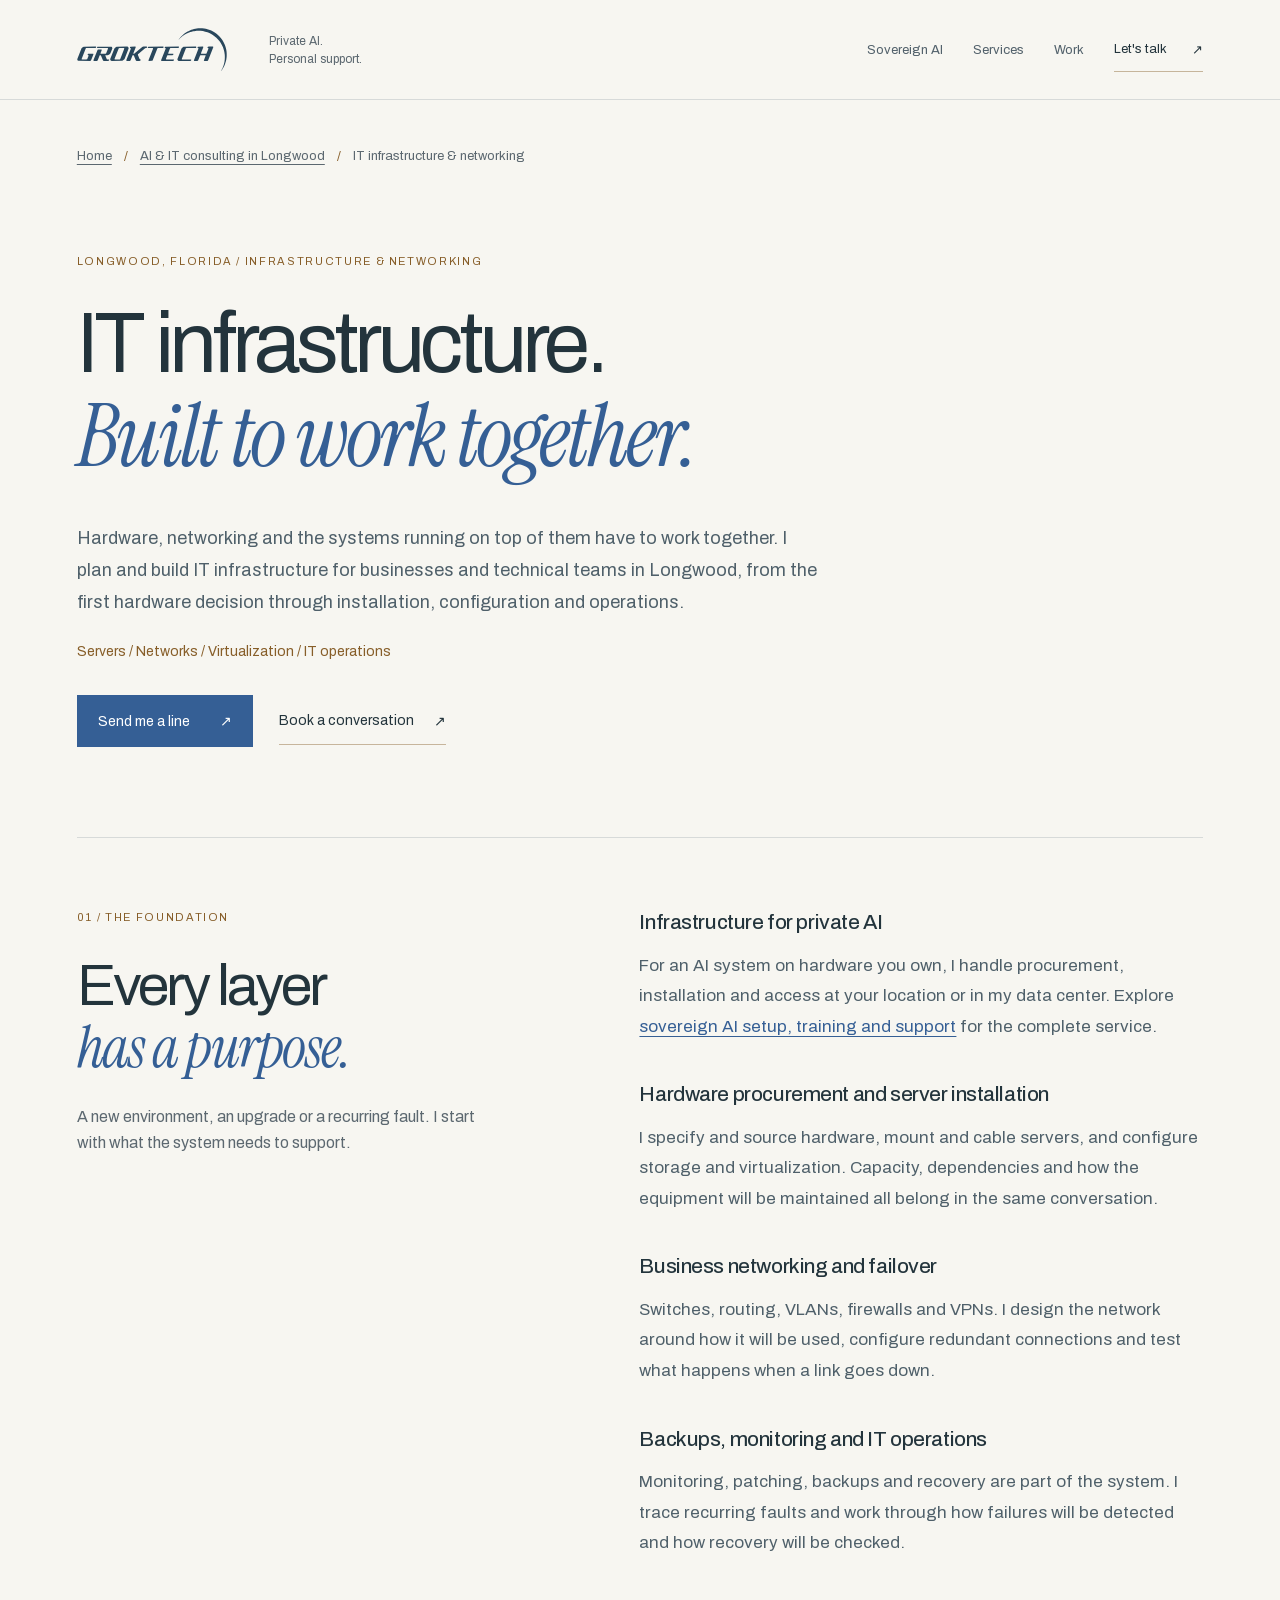
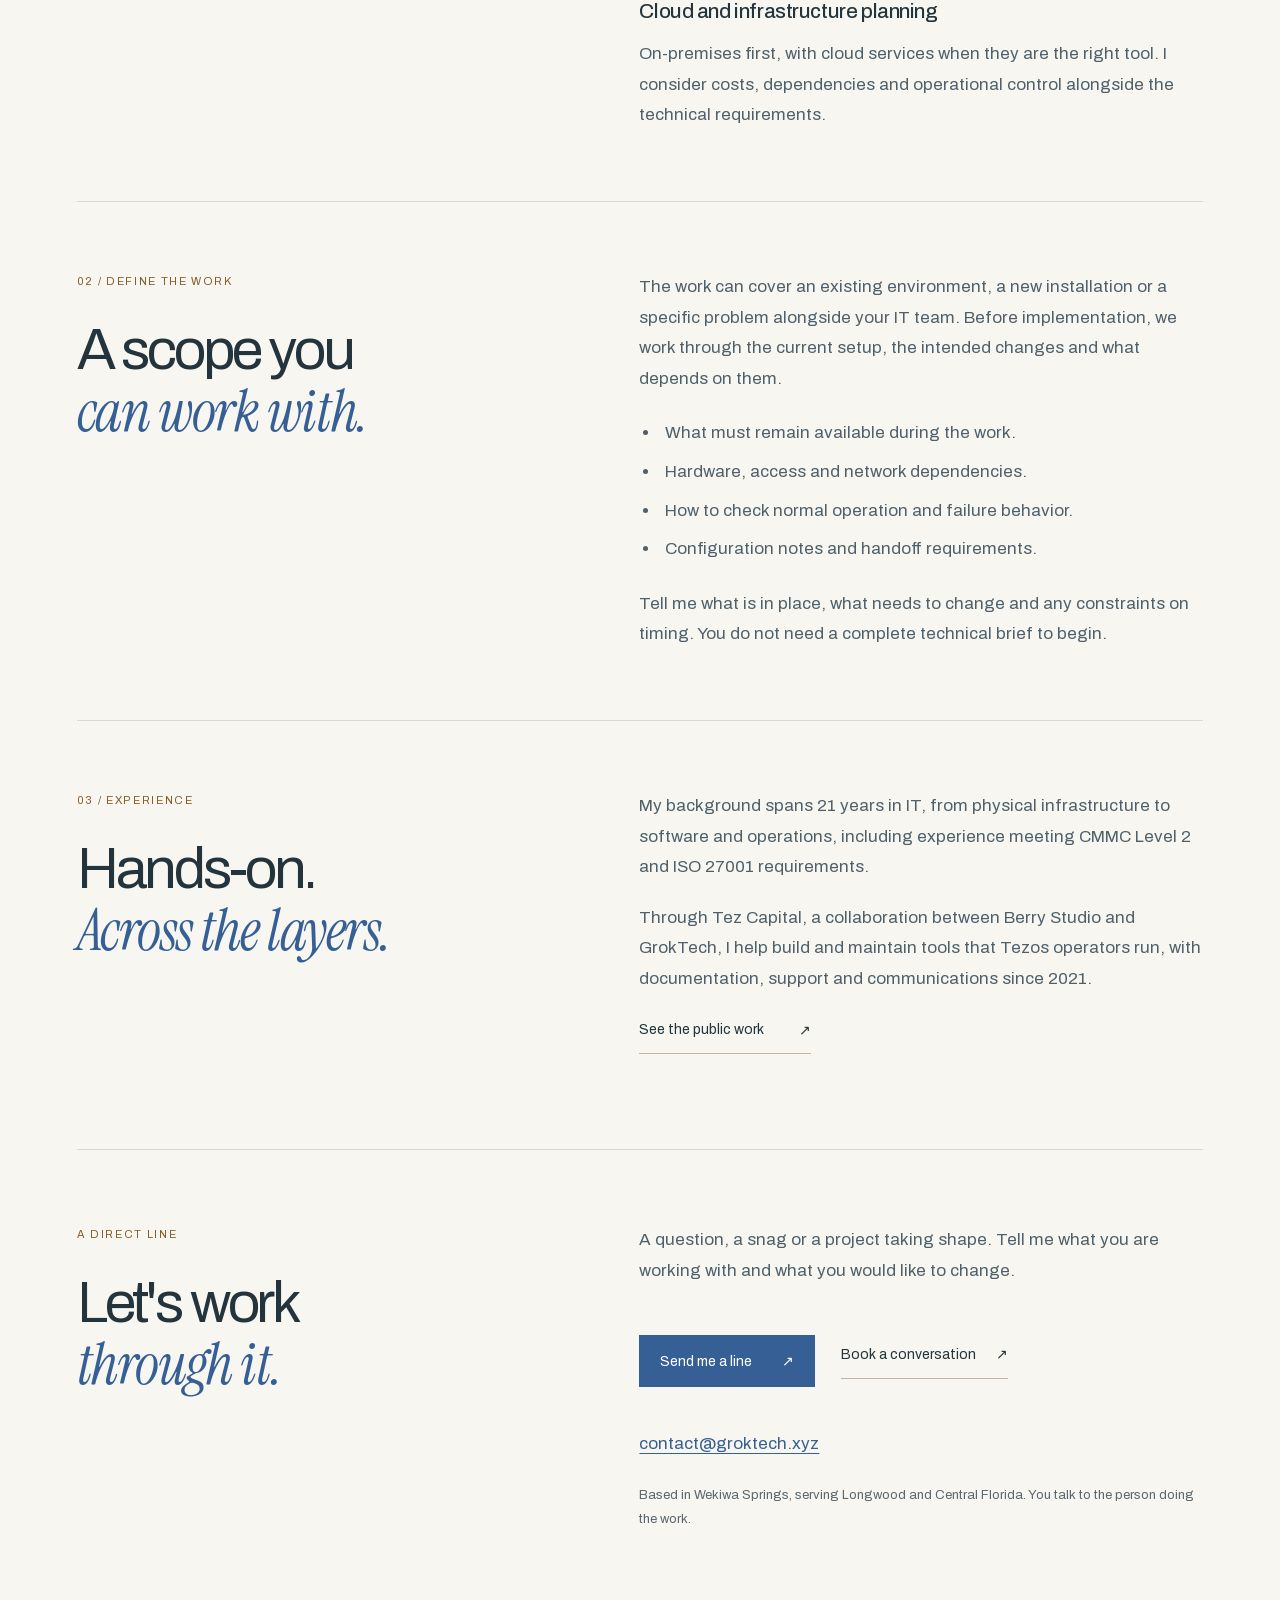
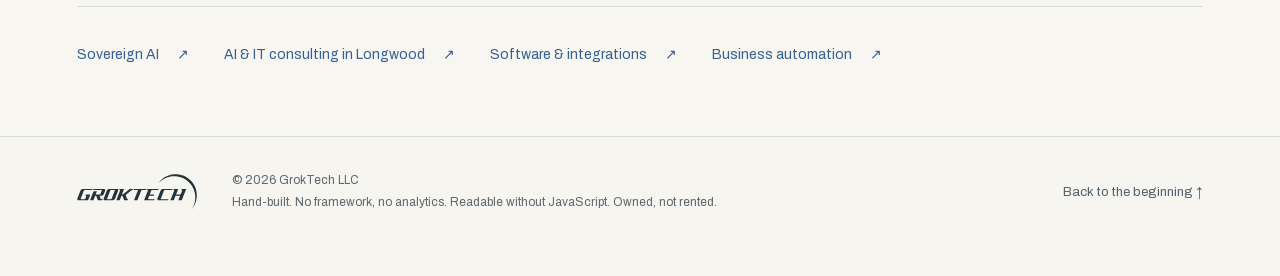
<file: services/it-infrastructure/index.html>
<!doctype html>
<html lang="en">
<head>
  <meta charset="utf-8">
  <meta name="viewport" content="width=device-width, initial-scale=1">
  <title>IT Infrastructure &amp; Networking in Longwood, FL | GrokTech</title>
  <meta name="description" content="Server installation, networking, virtualization, failover and IT operations for Longwood, FL. Hands-on infrastructure consulting from GrokTech.">
  <link rel="canonical" href="https://groktech.xyz/services/it-infrastructure/">
  <meta name="theme-color" content="#f7f6f1">
  <meta name="color-scheme" content="light">
  <meta property="og:type" content="website">
  <meta property="og:site_name" content="GrokTech">
  <meta property="og:url" content="https://groktech.xyz/services/it-infrastructure/">
  <meta property="og:title" content="IT Infrastructure &amp; Networking in Longwood, FL | GrokTech">
  <meta property="og:description" content="Server installation, networking, virtualization, failover and IT operations for Longwood, FL. Hands-on infrastructure consulting from GrokTech.">
  <meta property="og:image" content="https://groktech.xyz/assets/og-sovereign-ai.jpg">
  <meta property="og:image:width" content="1200">
  <meta property="og:image:height" content="630">
  <meta property="og:image:alt" content="GrokTech. Your AI. Your hardware. Private AI, setup, training and local support.">
  <meta name="twitter:card" content="summary_large_image">
  <meta name="twitter:title" content="IT Infrastructure &amp; Networking in Longwood, FL | GrokTech">
  <meta name="twitter:description" content="Server installation, networking, virtualization, failover and IT operations for Longwood, FL. Hands-on infrastructure consulting from GrokTech.">
  <meta name="twitter:image" content="https://groktech.xyz/assets/og-sovereign-ai.jpg">
  <meta name="twitter:image:alt" content="GrokTech. Your AI. Your hardware. Private AI, setup, training and local support.">
  <link rel="icon" href="/favicon.ico?v=cf7a1a0952e0" sizes="32x32">
  <link rel="icon" href="/assets/favicon.svg?v=ba9955208578" type="image/svg+xml">
  <link rel="apple-touch-icon" href="/assets/apple-touch-icon.png?v=6e3a248b5c61">
  <link rel="preload" href="/assets/fonts/archivo-var.woff2" as="font" type="font/woff2" crossorigin>
  <link rel="preload" href="/assets/fonts/instrument-serif-italic.woff2" as="font" type="font/woff2" crossorigin>
  <link rel="stylesheet" href="/assets/css/site.css?v=f1e907fe4909">
  <link rel="stylesheet" href="/assets/css/service-pages.css?v=3e904b982b13">
  <link rel="stylesheet" href="/assets/css/effects.css?v=97520d71a416">
  <link rel="preload" href="/assets/css/chat.css?v=51cb0602b343" as="style" data-chat-style>
  <script src="/assets/js/site.js?v=728b09d167bd" defer></script>
  <script src="/assets/js/chat.js?v=eafd78dfb4d1" defer></script>
  <script type="application/ld+json">
{
  "@context": "https://schema.org",
  "@graph": [
    {
      "@type": "Organization",
      "@id": "https://groktech.xyz/#business",
      "name": "GrokTech",
      "legalName": "GrokTech LLC",
      "url": "https://groktech.xyz/",
      "foundingDate": "2021",
      "email": "contact@groktech.xyz",
      "address": {
        "@type": "PostalAddress",
        "addressLocality": "Wekiwa Springs",
        "addressRegion": "FL",
        "addressCountry": "US"
      },
      "logo": "https://groktech.xyz/assets/apple-touch-icon.png",
      "image": "https://groktech.xyz/assets/og-sovereign-ai.jpg",
      "description": "Private AI installation, hosting, training and support for individuals, businesses and corporate teams, backed by hands-on IT consulting. Based in Wekiwa Springs, serving Longwood and Central Florida.",
      "areaServed": [
        {
          "@type": "City",
          "name": "Longwood",
          "containedInPlace": {
            "@type": "State",
            "name": "Florida"
          }
        },
        {
          "@type": "Place",
          "name": "Central Florida"
        }
      ]
    },
    {
      "@type": "WebSite",
      "@id": "https://groktech.xyz/#website",
      "url": "https://groktech.xyz/",
      "name": "GrokTech",
      "publisher": {
        "@id": "https://groktech.xyz/#business"
      },
      "inLanguage": "en-US"
    },
    {
      "@type": "WebPage",
      "@id": "https://groktech.xyz/services/it-infrastructure/#webpage",
      "url": "https://groktech.xyz/services/it-infrastructure/",
      "name": "IT Infrastructure & Networking in Longwood, FL | GrokTech",
      "description": "Server installation, networking, virtualization, failover and IT operations for Longwood, FL. Hands-on infrastructure consulting from GrokTech.",
      "isPartOf": {
        "@id": "https://groktech.xyz/#website"
      },
      "mainEntity": {
        "@id": "https://groktech.xyz/services/it-infrastructure/#service"
      },
      "breadcrumb": {
        "@id": "https://groktech.xyz/services/it-infrastructure/#breadcrumb"
      },
      "inLanguage": "en-US"
    },
    {
      "@type": "Service",
      "@id": "https://groktech.xyz/services/it-infrastructure/#service",
      "name": "IT infrastructure & networking",
      "serviceType": "IT infrastructure and network consulting",
      "description": "Server installation, networking, virtualization, failover and IT operations for Longwood, FL. Hands-on infrastructure consulting from GrokTech.",
      "url": "https://groktech.xyz/services/it-infrastructure/",
      "provider": {
        "@id": "https://groktech.xyz/#business"
      },
      "areaServed": [
        {
          "@type": "City",
          "name": "Longwood",
          "containedInPlace": {
            "@type": "State",
            "name": "Florida"
          }
        },
        {
          "@type": "Place",
          "name": "Central Florida"
        }
      ]
    },
    {
      "@type": "BreadcrumbList",
      "@id": "https://groktech.xyz/services/it-infrastructure/#breadcrumb",
      "itemListElement": [
        {
          "@type": "ListItem",
          "position": 1,
          "name": "Home",
          "item": "https://groktech.xyz/"
        },
        {
          "@type": "ListItem",
          "position": 2,
          "name": "AI & IT consulting in Longwood",
          "item": "https://groktech.xyz/longwood-it-consulting/"
        },
        {
          "@type": "ListItem",
          "position": 3,
          "name": "IT infrastructure & networking",
          "item": "https://groktech.xyz/services/it-infrastructure/"
        }
      ]
    }
  ]
}
  </script>
</head>
<body id="top" class="service-page">
<a class="skip" href="#main">Skip to content</a>
<header class="site-header wrap">
<a class="brand" href="/" aria-label="GrokTech, home"><svg class="wordmark" xmlns="http://www.w3.org/2000/svg" viewBox="0 0 1501 436" width="172" height="50" fill="currentColor" preserveAspectRatio="xMinYMid meet" aria-hidden="true" focusable="false"><path fill-rule="evenodd" d="M1213.5 3.4l-16 1.7-13 2.2-14 3.1-14 3.8-12 4.1-15 5.9-15 7-13 7.1-11 6.8-12 8.3-15 11.8-10 9-11.3 11.3-9 10-14 18-2 3 .3 .6 16-16.6 9-8.3 11-9 18-12.9 21-12.3 23-10.8 19-6.9 14-4.1 13-3.1 10-1.9 15-2.1 10-.9 17-.7 23 .8 23 2.8 24 5.2 22 6.9 13 5.1 11 5 22 11.9 21 14 9 7 13 11.2 14.2 14.1 16.1 19 14 20 12 21 9.9 22 8 23 3 11 3.1 14 3 20 1 11 .6 14-.7 26-1.9 17-2 12-3.1 14-3 11-8 23-10.1 22-4.8 9-7.3 12-.4 1 .4 .4 13.2-17.4 9-14 8.9-16 7.1-15 7.1-18 6-20 3.9-17 3.1-21 1.2-16 0-25-1.2-17-3-20-4.1-18-6.1-20-7.9-20-8.8-18-8.1-14-10-15-10-13-15.1-17-16.2-15.3-11-9-18-12.8-17-10.3-18-9-14-5.9-17-5.9-23-6-17-3-19-2.1-24-.5zM70.5 186.4l-4 .9-4 1.8-9 6.2-6 5.6-3.1 4.6-40.2 102-.9 3-.3 3 .2 3 1.2 3 3 5 2.1 2.1 2 1.2 4 1 116 .1 2-.1 3-1.1 2.6-2.2 1.9-3 22.9-58 .2-3-.4-2-1.2-1.3-2-.5-44-.2-4 .6-3 2-1.3 1.4-1.9 4-.1 3 1.3 2 1 .6 4 1.1 2 1.2 1.3 2.1 0 2-12.1 31-2 3-3.2 2.2-5 .8-42 0-3-.6-1.4-1.4-.5-2 .6-3 38-97 2.3-5 1.5-2 3.5-2.3 2-.4 88-.1 3-.9 2-1.1 3.3-3.2 1.3-3-.2-4-1.4-1.5-3-.8zM209.5 186.3l-3 .8-2 1.2-2 2.3-1.5 2.9-.3 3 .4 2 1.4 1.6 2 .7 101 0 2 .3 1.8 1.4 .6 1 0 3-18.1 46-2.3 2.7-2 1.5-4 .9-44 0-2-.5-1-.8-1.1-1.8 0-3 11.6-29 .6-3-.9-3-1.4-1-1.8-.5-30 0-3 .5-3 1.7-1.3 1.3-1.8 3-38.2 97-1.2 3-.4 3 .9 2.9 2 1.4 1 .1 30 .1 2-.2 4-2 3.1-4.3 17.5-45 1.2-2 2.2-2.2 2-1.1 3-.3 2 .2 2 .9 3.1 3.5 18.6 46 1.7 3 2.6 2.3 5 1.2 43 0 3-.4 3-1.5 2-1.7 2.2-2.9 .6-3-.5-3-1.3-1.3-2-.6-12 0-4-.5-3-1.3-1.3-1.3-1.8-3-12.2-30-.4-4 .7-1.4 2-1.1 20-.1 6-1.1 6-2.9 7-5.1 3.8-3.3 3.6-4 2.7-5 17.2-44 .9-5-.2-2-.8-3-3.7-6-3.7-3-4.8-1.2zM400.5 186.3l-4 .8-5 2.2-10 7-5.2 5.2-3 5-40.1 102-.9 5 .9 5 3.7 6 3.6 3.2 3 1 3 .2 103-.1 4-1 4-1.9 10-7.1 6.3-6.3 3-6 38.9-99 1-4 0-4-1-3-2.9-5-3.3-3.5-2-1-4-.8zM538.5 186.3l-4 1.7-3 2.7-1.3 1.8-.9 4 .7 2 1.5 1.3 5 1.5 1.5 1.2 1 2-.3 3-44.6 113-.9 4 1 3 2.3 1.3 1 .1 30 0 4-1 2-1.4 2.4-3 .9-2 17.3-44 1.2-2 2.2-2.3 2-1 2-.2 3 .3 2 .9 2.3 2.3 19.3 47 1.4 2.6 2 2.1 3 1.4 2 .3 30 0 2-.1 4-1.9 3.3-3.4 1-2 .1-5-1.4-1.6-6-1.3-3.2-3.1-16.7-41-.3-2 1.2-4 2-2.8 4-3.6 62-51.8 5-3 3-1.1 6-.6 3-1 1.6-1.1 3.6-4 .8-3-.5-3-1.5-1.6-3-.7-32 0-5 .9-3 1.3-3 1.7-4 3.2-72 60.5-5 2.8-5 .9-2-.5-1.3-1.5 .1-4 22.4-57 1-3-.6-3-1.6-1.7-2-.6zM717.5 186.3l-4 1.7-4.1 4.5-.7 3 .1 2 .2 1 1.5 1.5 3 .7 44 .2 1 .1 1.7 1.5 .5 1 .2 2-1.1 4-44.4 113-.2 3 .9 2 1.4 1 2 .4 31-.1 4-1.7 3.2-3.6 45.7-116 1-2 2.1-2.5 3-1.8 4-.5 44-.1 3-1.1 3-2.4 2.1-2.6 .7-3-.4-3-1.4-1.6-2-.7zM886.5 186.3l-3 1.1-4 3.4-1.2 1.7-.8 4 .6 2 1.4 1.3 5 1.4 1.6 1.3 .8 1 .1 3-44.8 114-.8 4 1 3 2.1 1.3 2 .1 114 0 4-1 4.2-3.4 2.1-4 0-2-.7-2-.8-1-1.8-.8-73-.2-3-.7-1.5-2.3 .2-4 10.9-28 2.1-4 2.3-2.1 2-1.1 3-.5 45 0 3-.8 2-1.2 2.2-2.3 1.1-2 .9-3-.2-1.8-1-1.9-2-1-45-.3-2-.4-1.7-1.6-.5-1 0-3 16-41 1.7-4 2.1-3 3.4-2.3 2-.3 75-.4 4-1.8 3.2-3.2 1.3-3-.2-4-1.3-1.5-3-.8zM1072.5 186.4l-4 .8-3 1.3-9 5.8-6.2 5.2-4.3 6-39.8 101-1 3-.6 4 .9 5 2.9 5 2.1 2.6 3 1.9 3 .9 116 .1 2-.1 3-1.1 4-3.4 1.3-1.9 .5-2-.4-4-1.4-1.4-2-.5-86 0-3-.5-1-.7-1.3-1.9 0-2 1-3 38-97 1.9-4 1.4-1.8 2-1.6 3-1.1 90-.4 4-1.7 2.3-2.4 1.9-4-.2-3.7-1-1.5-3-1.1zM1214.5 186.5l-4 1.8-2.4 2.2-1.9 3-.4 3 .7 2 1 1.1 5 1.6 2 1.4 .9 1.9-.6 4-44.6 113-.4 3 .7 2.7 2 1.6 1 .1 30 .1 2-.2 4-1.8 2.3-2.5 1-2 18.3-46 3.4-3.3 3-1 2-.2 44 .1 1 .1 2 1.3 .8 2-.4 3-16.8 43-.7 3 .5 2 .6 1.1 1.4 .9 2.6 .5 30-.1 3-.9 2-1.2 2.5-3.3 1.8-4 49.9-127 .1-3-1.1-2-3.2-1.3-43 0-2 .2-4 1.8-4.1 4.3-.6 2-.1 3 .3 1 1.5 1.6 2 .7 3 .2 2.1 1.5 .5 2-.2 3-16.1 41-1.8 4-1.5 2-3 2.3-4 .8-43 0-3-.6-1-.8-.5-.7-.5-3 23.4-60-.2-4-1.2-1.3-3-1zM421.4 201.5l4.1-.7 44 .1 1.8 .6 1.6 2-.2 4-38.9 99-2.8 5-3.5 2.4-4 .6-42 .1-3-.5-2-1.6-.5-2 .1-2 40.1-102 2.3-3.1z"/></svg></a>
<span class="header-note">Private AI.<br>Personal support.</span>
<nav aria-label="Main"><a href="/services/sovereign-ai/">Sovereign AI</a><a href="/#practice">Services</a><a href="/#work">Work</a><a class="header-contact" href="#contact">Let's talk <span aria-hidden="true">↗</span></a></nav>
</header>
<main id="main" class="service-main wrap" tabindex="-1">
<nav class="breadcrumbs" aria-label="Breadcrumb"><ol><li><a href="/">Home</a></li><li><a href="/longwood-it-consulting/">AI &amp; IT consulting in Longwood</a></li><li aria-current="page">IT infrastructure &amp; networking</li></ol></nav>
<section class="service-hero" aria-labelledby="service-title">
<p class="eyebrow">Longwood, Florida / Infrastructure &amp; networking</p>
<h1 id="service-title">IT infrastructure.<br><em>Built to work together.</em></h1>
<p class="service-lead">Hardware, networking and the systems running on top of them have to work together. I plan and build IT infrastructure for businesses and technical teams in Longwood, from the first hardware decision through installation, configuration and operations.</p>
<p class="service-location">Servers / Networks / Virtualization / IT operations</p>
<div class="service-actions"><a class="primary-link" href="#" data-chat-open><span data-chat-label>Send me a line</span><span aria-hidden="true">↗</span></a><a class="text-link" href="https://calendly.com/groktech" target="_blank" rel="noopener">Book a conversation <span aria-hidden="true">↗</span><span class="sr-only"> (opens in a new tab)</span></a></div>
</section>
<section class="service-section split-section" aria-labelledby="foundation-title"><div class="section-heading"><p class="eyebrow">01 / The foundation</p><h2 id="foundation-title">Every layer<br><em>has a purpose.</em></h2><p>A new environment, an upgrade or a recurring fault. I start with what the system needs to support.</p></div><div class="service-copy">
<h3>Infrastructure for private AI</h3><p>For an AI system on hardware you own, I handle procurement, installation and access at your location or in my data center. Explore <a href="/services/sovereign-ai/">sovereign AI setup, training and support</a> for the complete service.</p>
<h3>Hardware procurement and server installation</h3><p>I specify and source hardware, mount and cable servers, and configure storage and virtualization. Capacity, dependencies and how the equipment will be maintained all belong in the same conversation.</p>
<h3 id="networks">Business networking and failover</h3><p>Switches, routing, VLANs, firewalls and VPNs. I design the network around how it will be used, configure redundant connections and test what happens when a link goes down.</p>
<h3 id="operations">Backups, monitoring and IT operations</h3><p>Monitoring, patching, backups and recovery are part of the system. I trace recurring faults and work through how failures will be detected and how recovery will be checked.</p>
<h3 id="cloud">Cloud and infrastructure planning</h3><p>On-premises first, with cloud services when they are the right tool. I consider costs, dependencies and operational control alongside the technical requirements.</p></div></section>
<section class="service-section split-section" aria-labelledby="scope-title"><div class="section-heading"><p class="eyebrow">02 / Define the work</p><h2 id="scope-title">A scope you<br><em>can work with.</em></h2></div><div class="service-copy"><p>The work can cover an existing environment, a new installation or a specific problem alongside your IT team. Before implementation, we work through the current setup, the intended changes and what depends on them.</p><ul><li>What must remain available during the work.</li><li>Hardware, access and network dependencies.</li><li>How to check normal operation and failure behavior.</li><li>Configuration notes and handoff requirements.</li></ul><p>Tell me what is in place, what needs to change and any constraints on timing. You do not need a complete technical brief to begin.</p></div></section>
<section class="service-section split-section" aria-labelledby="experience-title"><div class="section-heading"><p class="eyebrow">03 / Experience</p><h2 id="experience-title">Hands-on.<br><em>Across the layers.</em></h2></div><div class="service-copy"><p>My background spans 21 years in IT, from physical infrastructure to software and operations, including experience meeting CMMC Level 2 and ISO 27001 requirements.</p><p>Through Tez Capital, a collaboration between Berry Studio and GrokTech, I help build and maintain tools that Tezos operators run, with documentation, support and communications since 2021.</p><a class="text-link" href="/#tez-capital">See the public work <span aria-hidden="true">↗</span></a></div></section>
<section class="service-contact" id="contact" aria-labelledby="contact-title"><div><p class="eyebrow">A direct line</p><h2 id="contact-title">Let's work<br><em>through it.</em></h2></div><div class="service-copy"><p>A question, a snag or a project taking shape. Tell me what you are working with and what you would like to change.</p><div class="service-actions"><a class="primary-link" href="#" data-chat-open><span data-chat-label>Send me a line</span><span aria-hidden="true">↗</span></a><a class="text-link" href="https://calendly.com/groktech" target="_blank" rel="noopener">Book a conversation <span aria-hidden="true">↗</span><span class="sr-only"> (opens in a new tab)</span></a></div><p><a href="mailto:contact@groktech.xyz">contact@groktech.xyz</a></p><p class="service-contact-note">Based in Wekiwa Springs, serving Longwood and Central Florida. You talk to the person doing the work.</p></div></section>
<nav class="related-services" aria-label="Explore more services"><a href="/services/sovereign-ai/">Sovereign AI <span aria-hidden="true">↗</span></a><a href="/longwood-it-consulting/">AI &amp; IT consulting in Longwood <span aria-hidden="true">↗</span></a><a href="/services/software-integrations/">Software &amp; integrations <span aria-hidden="true">↗</span></a><a href="/services/business-automation/">Business automation <span aria-hidden="true">↗</span></a></nav>
</main>
<footer class="site-footer wrap"><a class="footer-brand" href="/" aria-label="GrokTech, home"><svg class="wordmark" xmlns="http://www.w3.org/2000/svg" viewBox="0 0 1501 436" width="172" height="50" fill="currentColor" preserveAspectRatio="xMinYMid meet" aria-hidden="true" focusable="false"><path fill-rule="evenodd" d="M1213.5 3.4l-16 1.7-13 2.2-14 3.1-14 3.8-12 4.1-15 5.9-15 7-13 7.1-11 6.8-12 8.3-15 11.8-10 9-11.3 11.3-9 10-14 18-2 3 .3 .6 16-16.6 9-8.3 11-9 18-12.9 21-12.3 23-10.8 19-6.9 14-4.1 13-3.1 10-1.9 15-2.1 10-.9 17-.7 23 .8 23 2.8 24 5.2 22 6.9 13 5.1 11 5 22 11.9 21 14 9 7 13 11.2 14.2 14.1 16.1 19 14 20 12 21 9.9 22 8 23 3 11 3.1 14 3 20 1 11 .6 14-.7 26-1.9 17-2 12-3.1 14-3 11-8 23-10.1 22-4.8 9-7.3 12-.4 1 .4 .4 13.2-17.4 9-14 8.9-16 7.1-15 7.1-18 6-20 3.9-17 3.1-21 1.2-16 0-25-1.2-17-3-20-4.1-18-6.1-20-7.9-20-8.8-18-8.1-14-10-15-10-13-15.1-17-16.2-15.3-11-9-18-12.8-17-10.3-18-9-14-5.9-17-5.9-23-6-17-3-19-2.1-24-.5zM70.5 186.4l-4 .9-4 1.8-9 6.2-6 5.6-3.1 4.6-40.2 102-.9 3-.3 3 .2 3 1.2 3 3 5 2.1 2.1 2 1.2 4 1 116 .1 2-.1 3-1.1 2.6-2.2 1.9-3 22.9-58 .2-3-.4-2-1.2-1.3-2-.5-44-.2-4 .6-3 2-1.3 1.4-1.9 4-.1 3 1.3 2 1 .6 4 1.1 2 1.2 1.3 2.1 0 2-12.1 31-2 3-3.2 2.2-5 .8-42 0-3-.6-1.4-1.4-.5-2 .6-3 38-97 2.3-5 1.5-2 3.5-2.3 2-.4 88-.1 3-.9 2-1.1 3.3-3.2 1.3-3-.2-4-1.4-1.5-3-.8zM209.5 186.3l-3 .8-2 1.2-2 2.3-1.5 2.9-.3 3 .4 2 1.4 1.6 2 .7 101 0 2 .3 1.8 1.4 .6 1 0 3-18.1 46-2.3 2.7-2 1.5-4 .9-44 0-2-.5-1-.8-1.1-1.8 0-3 11.6-29 .6-3-.9-3-1.4-1-1.8-.5-30 0-3 .5-3 1.7-1.3 1.3-1.8 3-38.2 97-1.2 3-.4 3 .9 2.9 2 1.4 1 .1 30 .1 2-.2 4-2 3.1-4.3 17.5-45 1.2-2 2.2-2.2 2-1.1 3-.3 2 .2 2 .9 3.1 3.5 18.6 46 1.7 3 2.6 2.3 5 1.2 43 0 3-.4 3-1.5 2-1.7 2.2-2.9 .6-3-.5-3-1.3-1.3-2-.6-12 0-4-.5-3-1.3-1.3-1.3-1.8-3-12.2-30-.4-4 .7-1.4 2-1.1 20-.1 6-1.1 6-2.9 7-5.1 3.8-3.3 3.6-4 2.7-5 17.2-44 .9-5-.2-2-.8-3-3.7-6-3.7-3-4.8-1.2zM400.5 186.3l-4 .8-5 2.2-10 7-5.2 5.2-3 5-40.1 102-.9 5 .9 5 3.7 6 3.6 3.2 3 1 3 .2 103-.1 4-1 4-1.9 10-7.1 6.3-6.3 3-6 38.9-99 1-4 0-4-1-3-2.9-5-3.3-3.5-2-1-4-.8zM538.5 186.3l-4 1.7-3 2.7-1.3 1.8-.9 4 .7 2 1.5 1.3 5 1.5 1.5 1.2 1 2-.3 3-44.6 113-.9 4 1 3 2.3 1.3 1 .1 30 0 4-1 2-1.4 2.4-3 .9-2 17.3-44 1.2-2 2.2-2.3 2-1 2-.2 3 .3 2 .9 2.3 2.3 19.3 47 1.4 2.6 2 2.1 3 1.4 2 .3 30 0 2-.1 4-1.9 3.3-3.4 1-2 .1-5-1.4-1.6-6-1.3-3.2-3.1-16.7-41-.3-2 1.2-4 2-2.8 4-3.6 62-51.8 5-3 3-1.1 6-.6 3-1 1.6-1.1 3.6-4 .8-3-.5-3-1.5-1.6-3-.7-32 0-5 .9-3 1.3-3 1.7-4 3.2-72 60.5-5 2.8-5 .9-2-.5-1.3-1.5 .1-4 22.4-57 1-3-.6-3-1.6-1.7-2-.6zM717.5 186.3l-4 1.7-4.1 4.5-.7 3 .1 2 .2 1 1.5 1.5 3 .7 44 .2 1 .1 1.7 1.5 .5 1 .2 2-1.1 4-44.4 113-.2 3 .9 2 1.4 1 2 .4 31-.1 4-1.7 3.2-3.6 45.7-116 1-2 2.1-2.5 3-1.8 4-.5 44-.1 3-1.1 3-2.4 2.1-2.6 .7-3-.4-3-1.4-1.6-2-.7zM886.5 186.3l-3 1.1-4 3.4-1.2 1.7-.8 4 .6 2 1.4 1.3 5 1.4 1.6 1.3 .8 1 .1 3-44.8 114-.8 4 1 3 2.1 1.3 2 .1 114 0 4-1 4.2-3.4 2.1-4 0-2-.7-2-.8-1-1.8-.8-73-.2-3-.7-1.5-2.3 .2-4 10.9-28 2.1-4 2.3-2.1 2-1.1 3-.5 45 0 3-.8 2-1.2 2.2-2.3 1.1-2 .9-3-.2-1.8-1-1.9-2-1-45-.3-2-.4-1.7-1.6-.5-1 0-3 16-41 1.7-4 2.1-3 3.4-2.3 2-.3 75-.4 4-1.8 3.2-3.2 1.3-3-.2-4-1.3-1.5-3-.8zM1072.5 186.4l-4 .8-3 1.3-9 5.8-6.2 5.2-4.3 6-39.8 101-1 3-.6 4 .9 5 2.9 5 2.1 2.6 3 1.9 3 .9 116 .1 2-.1 3-1.1 4-3.4 1.3-1.9 .5-2-.4-4-1.4-1.4-2-.5-86 0-3-.5-1-.7-1.3-1.9 0-2 1-3 38-97 1.9-4 1.4-1.8 2-1.6 3-1.1 90-.4 4-1.7 2.3-2.4 1.9-4-.2-3.7-1-1.5-3-1.1zM1214.5 186.5l-4 1.8-2.4 2.2-1.9 3-.4 3 .7 2 1 1.1 5 1.6 2 1.4 .9 1.9-.6 4-44.6 113-.4 3 .7 2.7 2 1.6 1 .1 30 .1 2-.2 4-1.8 2.3-2.5 1-2 18.3-46 3.4-3.3 3-1 2-.2 44 .1 1 .1 2 1.3 .8 2-.4 3-16.8 43-.7 3 .5 2 .6 1.1 1.4 .9 2.6 .5 30-.1 3-.9 2-1.2 2.5-3.3 1.8-4 49.9-127 .1-3-1.1-2-3.2-1.3-43 0-2 .2-4 1.8-4.1 4.3-.6 2-.1 3 .3 1 1.5 1.6 2 .7 3 .2 2.1 1.5 .5 2-.2 3-16.1 41-1.8 4-1.5 2-3 2.3-4 .8-43 0-3-.6-1-.8-.5-.7-.5-3 23.4-60-.2-4-1.2-1.3-3-1zM421.4 201.5l4.1-.7 44 .1 1.8 .6 1.6 2-.2 4-38.9 99-2.8 5-3.5 2.4-4 .6-42 .1-3-.5-2-1.6-.5-2 .1-2 40.1-102 2.3-3.1z"/></svg></a><div class="footer-notes"><p>© <span data-year>2026</span> GrokTech LLC</p><p class="colophon">Hand-built. No framework, no analytics. Readable without JavaScript. Owned, not rented.</p></div><a class="back-top" href="#top">Back to the beginning ↑</a></footer>
<script src="https://cdn.bubblegram.co/widget.js" data-key="pk_live_NOXYkZKpSKTsjqiJsWvzvk2" async></script>
</body>
</html>
</file>
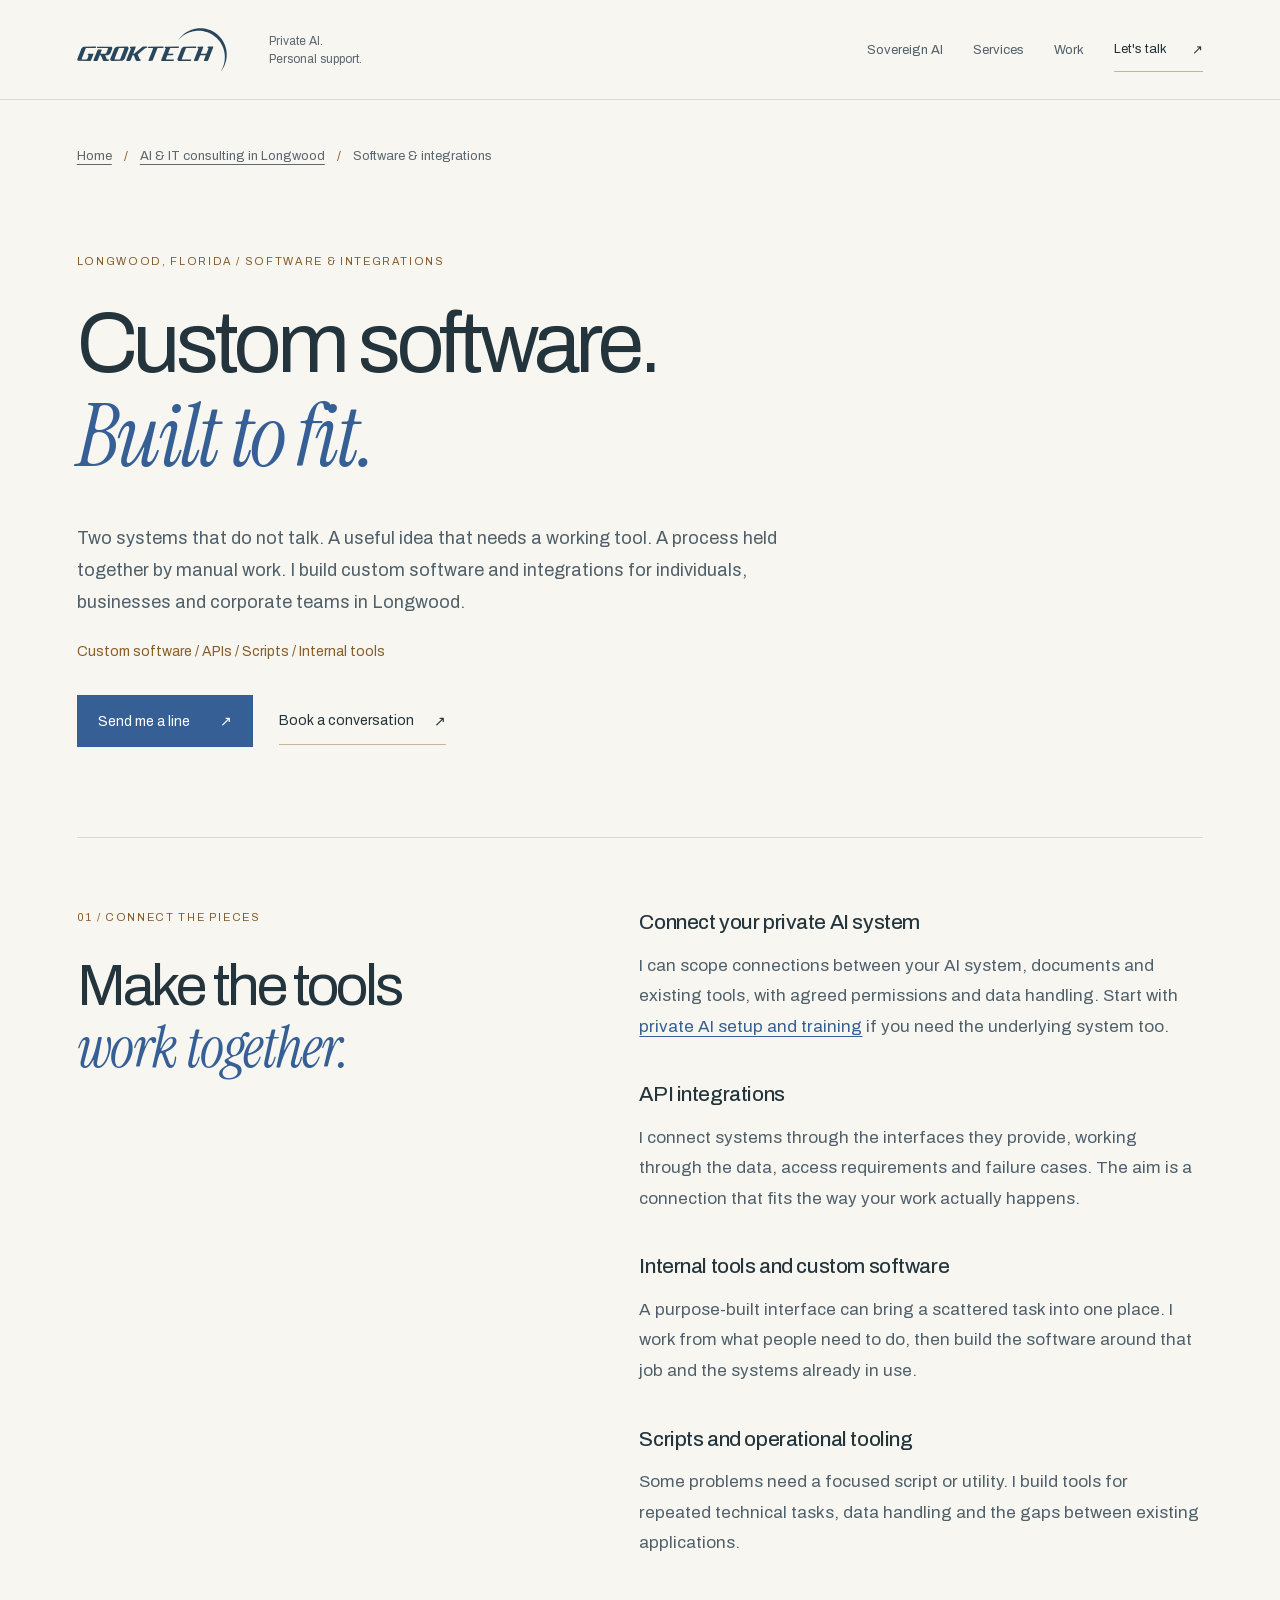
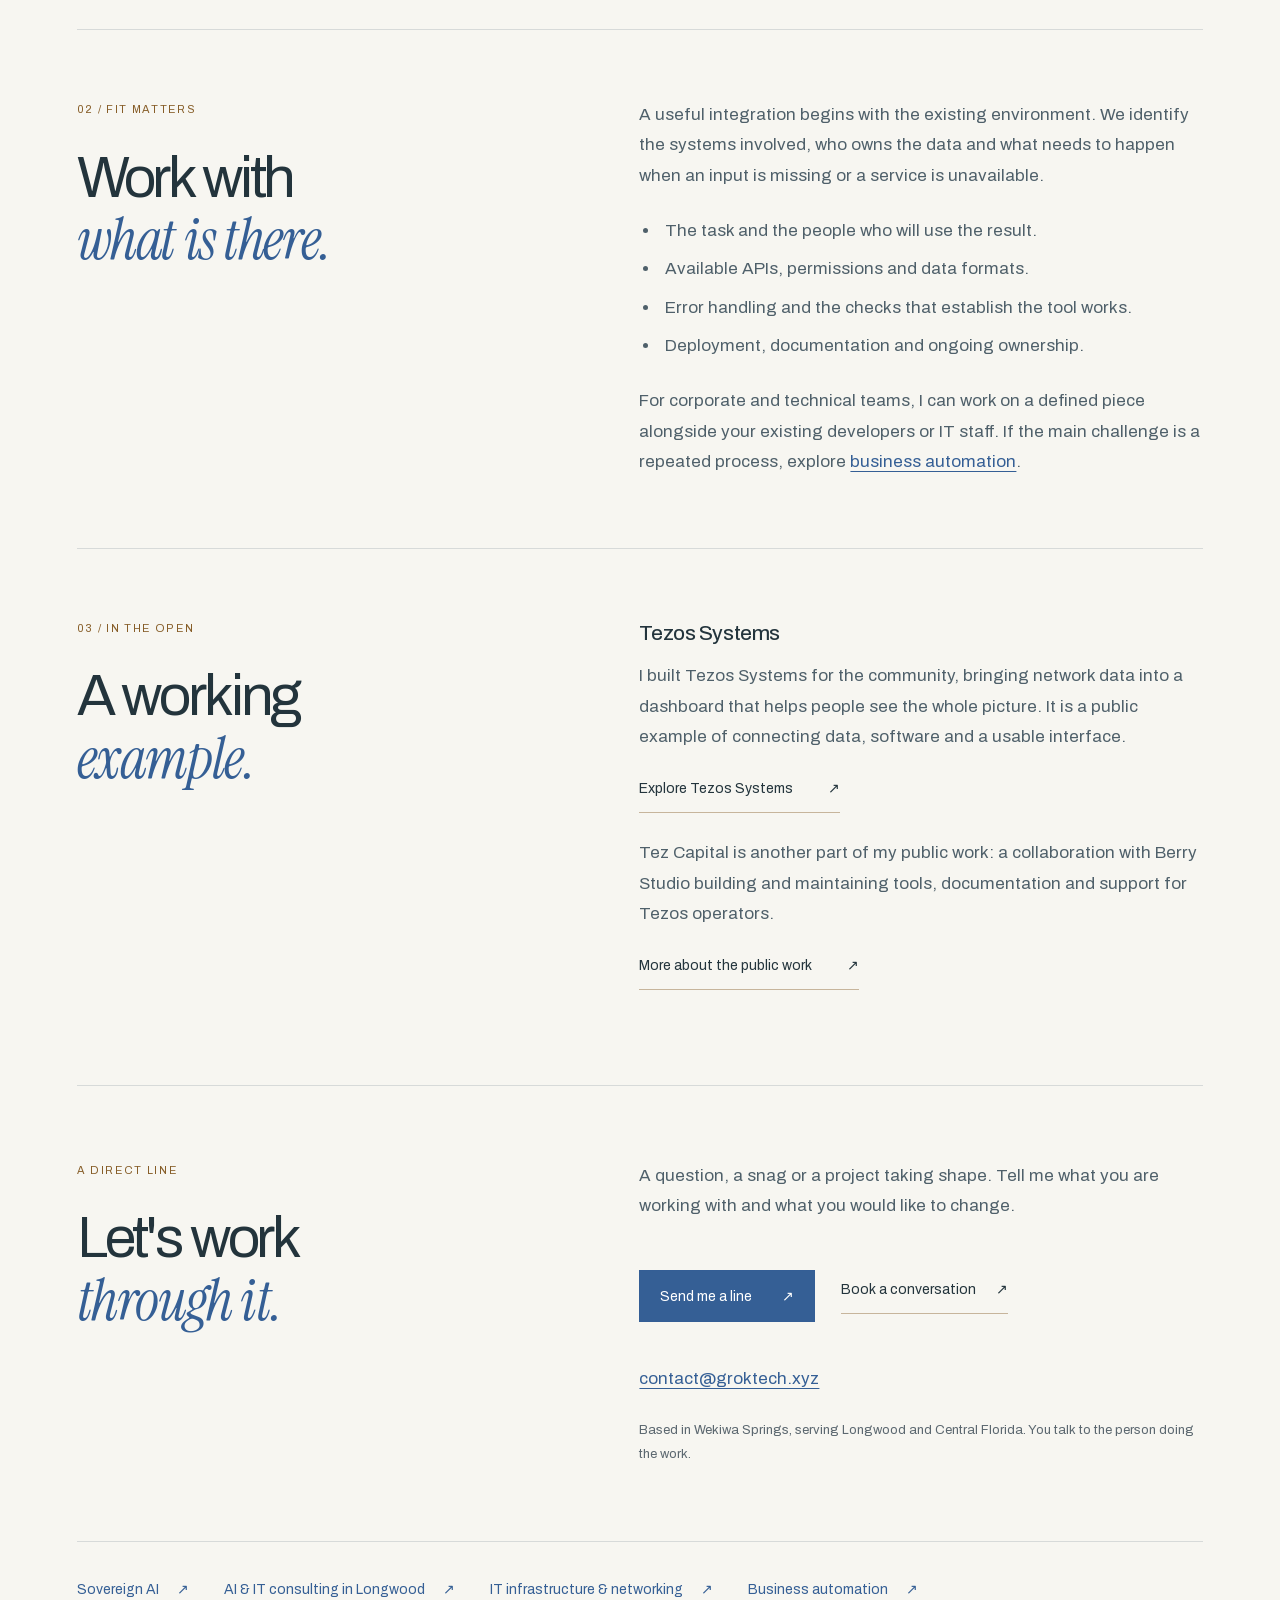
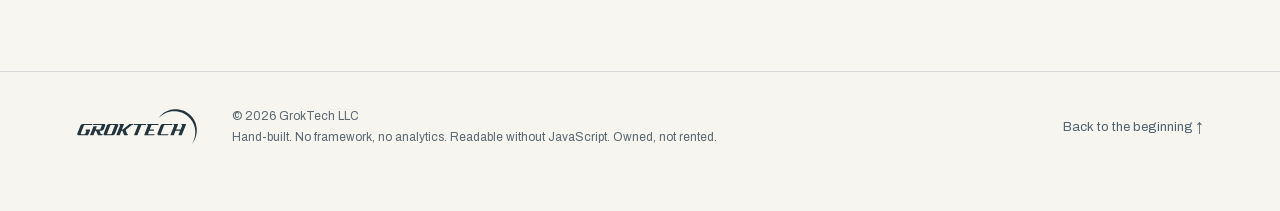
<file: services/software-integrations/index.html>
<!doctype html>
<html lang="en">
<head>
  <meta charset="utf-8">
  <meta name="viewport" content="width=device-width, initial-scale=1">
  <title>Custom Software &amp; Integrations in Longwood, FL | GrokTech</title>
  <meta name="description" content="Custom software, API integrations, scripts and internal tools for Longwood businesses and corporate teams. Work directly with an independent technologist.">
  <link rel="canonical" href="https://groktech.xyz/services/software-integrations/">
  <meta name="theme-color" content="#f7f6f1">
  <meta name="color-scheme" content="light">
  <meta property="og:type" content="website">
  <meta property="og:site_name" content="GrokTech">
  <meta property="og:url" content="https://groktech.xyz/services/software-integrations/">
  <meta property="og:title" content="Custom Software &amp; Integrations in Longwood, FL | GrokTech">
  <meta property="og:description" content="Custom software, API integrations, scripts and internal tools for Longwood businesses and corporate teams. Work directly with an independent technologist.">
  <meta property="og:image" content="https://groktech.xyz/assets/og-sovereign-ai.jpg">
  <meta property="og:image:width" content="1200">
  <meta property="og:image:height" content="630">
  <meta property="og:image:alt" content="GrokTech. Your AI. Your hardware. Private AI, setup, training and local support.">
  <meta name="twitter:card" content="summary_large_image">
  <meta name="twitter:title" content="Custom Software &amp; Integrations in Longwood, FL | GrokTech">
  <meta name="twitter:description" content="Custom software, API integrations, scripts and internal tools for Longwood businesses and corporate teams. Work directly with an independent technologist.">
  <meta name="twitter:image" content="https://groktech.xyz/assets/og-sovereign-ai.jpg">
  <meta name="twitter:image:alt" content="GrokTech. Your AI. Your hardware. Private AI, setup, training and local support.">
  <link rel="icon" href="/favicon.ico?v=cf7a1a0952e0" sizes="32x32">
  <link rel="icon" href="/assets/favicon.svg?v=ba9955208578" type="image/svg+xml">
  <link rel="apple-touch-icon" href="/assets/apple-touch-icon.png?v=6e3a248b5c61">
  <link rel="preload" href="/assets/fonts/archivo-var.woff2" as="font" type="font/woff2" crossorigin>
  <link rel="preload" href="/assets/fonts/instrument-serif-italic.woff2" as="font" type="font/woff2" crossorigin>
  <link rel="stylesheet" href="/assets/css/site.css?v=f1e907fe4909">
  <link rel="stylesheet" href="/assets/css/service-pages.css?v=3e904b982b13">
  <link rel="stylesheet" href="/assets/css/effects.css?v=97520d71a416">
  <link rel="preload" href="/assets/css/chat.css?v=51cb0602b343" as="style" data-chat-style>
  <script src="/assets/js/site.js?v=728b09d167bd" defer></script>
  <script src="/assets/js/chat.js?v=eafd78dfb4d1" defer></script>
  <script type="application/ld+json">
{
  "@context": "https://schema.org",
  "@graph": [
    {
      "@type": "Organization",
      "@id": "https://groktech.xyz/#business",
      "name": "GrokTech",
      "legalName": "GrokTech LLC",
      "url": "https://groktech.xyz/",
      "foundingDate": "2021",
      "email": "contact@groktech.xyz",
      "address": {
        "@type": "PostalAddress",
        "addressLocality": "Wekiwa Springs",
        "addressRegion": "FL",
        "addressCountry": "US"
      },
      "logo": "https://groktech.xyz/assets/apple-touch-icon.png",
      "image": "https://groktech.xyz/assets/og-sovereign-ai.jpg",
      "description": "Private AI installation, hosting, training and support for individuals, businesses and corporate teams, backed by hands-on IT consulting. Based in Wekiwa Springs, serving Longwood and Central Florida.",
      "areaServed": [
        {
          "@type": "City",
          "name": "Longwood",
          "containedInPlace": {
            "@type": "State",
            "name": "Florida"
          }
        },
        {
          "@type": "Place",
          "name": "Central Florida"
        }
      ]
    },
    {
      "@type": "WebSite",
      "@id": "https://groktech.xyz/#website",
      "url": "https://groktech.xyz/",
      "name": "GrokTech",
      "publisher": {
        "@id": "https://groktech.xyz/#business"
      },
      "inLanguage": "en-US"
    },
    {
      "@type": "WebPage",
      "@id": "https://groktech.xyz/services/software-integrations/#webpage",
      "url": "https://groktech.xyz/services/software-integrations/",
      "name": "Custom Software & Integrations in Longwood, FL | GrokTech",
      "description": "Custom software, API integrations, scripts and internal tools for Longwood businesses and corporate teams. Work directly with an independent technologist.",
      "isPartOf": {
        "@id": "https://groktech.xyz/#website"
      },
      "mainEntity": {
        "@id": "https://groktech.xyz/services/software-integrations/#service"
      },
      "breadcrumb": {
        "@id": "https://groktech.xyz/services/software-integrations/#breadcrumb"
      },
      "inLanguage": "en-US"
    },
    {
      "@type": "Service",
      "@id": "https://groktech.xyz/services/software-integrations/#service",
      "name": "Software & integrations",
      "serviceType": "Custom software development and API integrations",
      "description": "Custom software, API integrations, scripts and internal tools for Longwood businesses and corporate teams. Work directly with an independent technologist.",
      "url": "https://groktech.xyz/services/software-integrations/",
      "provider": {
        "@id": "https://groktech.xyz/#business"
      },
      "areaServed": [
        {
          "@type": "City",
          "name": "Longwood",
          "containedInPlace": {
            "@type": "State",
            "name": "Florida"
          }
        },
        {
          "@type": "Place",
          "name": "Central Florida"
        }
      ]
    },
    {
      "@type": "BreadcrumbList",
      "@id": "https://groktech.xyz/services/software-integrations/#breadcrumb",
      "itemListElement": [
        {
          "@type": "ListItem",
          "position": 1,
          "name": "Home",
          "item": "https://groktech.xyz/"
        },
        {
          "@type": "ListItem",
          "position": 2,
          "name": "AI & IT consulting in Longwood",
          "item": "https://groktech.xyz/longwood-it-consulting/"
        },
        {
          "@type": "ListItem",
          "position": 3,
          "name": "Software & integrations",
          "item": "https://groktech.xyz/services/software-integrations/"
        }
      ]
    }
  ]
}
  </script>
</head>
<body id="top" class="service-page">
<a class="skip" href="#main">Skip to content</a>
<header class="site-header wrap">
<a class="brand" href="/" aria-label="GrokTech, home"><svg class="wordmark" xmlns="http://www.w3.org/2000/svg" viewBox="0 0 1501 436" width="172" height="50" fill="currentColor" preserveAspectRatio="xMinYMid meet" aria-hidden="true" focusable="false"><path fill-rule="evenodd" d="M1213.5 3.4l-16 1.7-13 2.2-14 3.1-14 3.8-12 4.1-15 5.9-15 7-13 7.1-11 6.8-12 8.3-15 11.8-10 9-11.3 11.3-9 10-14 18-2 3 .3 .6 16-16.6 9-8.3 11-9 18-12.9 21-12.3 23-10.8 19-6.9 14-4.1 13-3.1 10-1.9 15-2.1 10-.9 17-.7 23 .8 23 2.8 24 5.2 22 6.9 13 5.1 11 5 22 11.9 21 14 9 7 13 11.2 14.2 14.1 16.1 19 14 20 12 21 9.9 22 8 23 3 11 3.1 14 3 20 1 11 .6 14-.7 26-1.9 17-2 12-3.1 14-3 11-8 23-10.1 22-4.8 9-7.3 12-.4 1 .4 .4 13.2-17.4 9-14 8.9-16 7.1-15 7.1-18 6-20 3.9-17 3.1-21 1.2-16 0-25-1.2-17-3-20-4.1-18-6.1-20-7.9-20-8.8-18-8.1-14-10-15-10-13-15.1-17-16.2-15.3-11-9-18-12.8-17-10.3-18-9-14-5.9-17-5.9-23-6-17-3-19-2.1-24-.5zM70.5 186.4l-4 .9-4 1.8-9 6.2-6 5.6-3.1 4.6-40.2 102-.9 3-.3 3 .2 3 1.2 3 3 5 2.1 2.1 2 1.2 4 1 116 .1 2-.1 3-1.1 2.6-2.2 1.9-3 22.9-58 .2-3-.4-2-1.2-1.3-2-.5-44-.2-4 .6-3 2-1.3 1.4-1.9 4-.1 3 1.3 2 1 .6 4 1.1 2 1.2 1.3 2.1 0 2-12.1 31-2 3-3.2 2.2-5 .8-42 0-3-.6-1.4-1.4-.5-2 .6-3 38-97 2.3-5 1.5-2 3.5-2.3 2-.4 88-.1 3-.9 2-1.1 3.3-3.2 1.3-3-.2-4-1.4-1.5-3-.8zM209.5 186.3l-3 .8-2 1.2-2 2.3-1.5 2.9-.3 3 .4 2 1.4 1.6 2 .7 101 0 2 .3 1.8 1.4 .6 1 0 3-18.1 46-2.3 2.7-2 1.5-4 .9-44 0-2-.5-1-.8-1.1-1.8 0-3 11.6-29 .6-3-.9-3-1.4-1-1.8-.5-30 0-3 .5-3 1.7-1.3 1.3-1.8 3-38.2 97-1.2 3-.4 3 .9 2.9 2 1.4 1 .1 30 .1 2-.2 4-2 3.1-4.3 17.5-45 1.2-2 2.2-2.2 2-1.1 3-.3 2 .2 2 .9 3.1 3.5 18.6 46 1.7 3 2.6 2.3 5 1.2 43 0 3-.4 3-1.5 2-1.7 2.2-2.9 .6-3-.5-3-1.3-1.3-2-.6-12 0-4-.5-3-1.3-1.3-1.3-1.8-3-12.2-30-.4-4 .7-1.4 2-1.1 20-.1 6-1.1 6-2.9 7-5.1 3.8-3.3 3.6-4 2.7-5 17.2-44 .9-5-.2-2-.8-3-3.7-6-3.7-3-4.8-1.2zM400.5 186.3l-4 .8-5 2.2-10 7-5.2 5.2-3 5-40.1 102-.9 5 .9 5 3.7 6 3.6 3.2 3 1 3 .2 103-.1 4-1 4-1.9 10-7.1 6.3-6.3 3-6 38.9-99 1-4 0-4-1-3-2.9-5-3.3-3.5-2-1-4-.8zM538.5 186.3l-4 1.7-3 2.7-1.3 1.8-.9 4 .7 2 1.5 1.3 5 1.5 1.5 1.2 1 2-.3 3-44.6 113-.9 4 1 3 2.3 1.3 1 .1 30 0 4-1 2-1.4 2.4-3 .9-2 17.3-44 1.2-2 2.2-2.3 2-1 2-.2 3 .3 2 .9 2.3 2.3 19.3 47 1.4 2.6 2 2.1 3 1.4 2 .3 30 0 2-.1 4-1.9 3.3-3.4 1-2 .1-5-1.4-1.6-6-1.3-3.2-3.1-16.7-41-.3-2 1.2-4 2-2.8 4-3.6 62-51.8 5-3 3-1.1 6-.6 3-1 1.6-1.1 3.6-4 .8-3-.5-3-1.5-1.6-3-.7-32 0-5 .9-3 1.3-3 1.7-4 3.2-72 60.5-5 2.8-5 .9-2-.5-1.3-1.5 .1-4 22.4-57 1-3-.6-3-1.6-1.7-2-.6zM717.5 186.3l-4 1.7-4.1 4.5-.7 3 .1 2 .2 1 1.5 1.5 3 .7 44 .2 1 .1 1.7 1.5 .5 1 .2 2-1.1 4-44.4 113-.2 3 .9 2 1.4 1 2 .4 31-.1 4-1.7 3.2-3.6 45.7-116 1-2 2.1-2.5 3-1.8 4-.5 44-.1 3-1.1 3-2.4 2.1-2.6 .7-3-.4-3-1.4-1.6-2-.7zM886.5 186.3l-3 1.1-4 3.4-1.2 1.7-.8 4 .6 2 1.4 1.3 5 1.4 1.6 1.3 .8 1 .1 3-44.8 114-.8 4 1 3 2.1 1.3 2 .1 114 0 4-1 4.2-3.4 2.1-4 0-2-.7-2-.8-1-1.8-.8-73-.2-3-.7-1.5-2.3 .2-4 10.9-28 2.1-4 2.3-2.1 2-1.1 3-.5 45 0 3-.8 2-1.2 2.2-2.3 1.1-2 .9-3-.2-1.8-1-1.9-2-1-45-.3-2-.4-1.7-1.6-.5-1 0-3 16-41 1.7-4 2.1-3 3.4-2.3 2-.3 75-.4 4-1.8 3.2-3.2 1.3-3-.2-4-1.3-1.5-3-.8zM1072.5 186.4l-4 .8-3 1.3-9 5.8-6.2 5.2-4.3 6-39.8 101-1 3-.6 4 .9 5 2.9 5 2.1 2.6 3 1.9 3 .9 116 .1 2-.1 3-1.1 4-3.4 1.3-1.9 .5-2-.4-4-1.4-1.4-2-.5-86 0-3-.5-1-.7-1.3-1.9 0-2 1-3 38-97 1.9-4 1.4-1.8 2-1.6 3-1.1 90-.4 4-1.7 2.3-2.4 1.9-4-.2-3.7-1-1.5-3-1.1zM1214.5 186.5l-4 1.8-2.4 2.2-1.9 3-.4 3 .7 2 1 1.1 5 1.6 2 1.4 .9 1.9-.6 4-44.6 113-.4 3 .7 2.7 2 1.6 1 .1 30 .1 2-.2 4-1.8 2.3-2.5 1-2 18.3-46 3.4-3.3 3-1 2-.2 44 .1 1 .1 2 1.3 .8 2-.4 3-16.8 43-.7 3 .5 2 .6 1.1 1.4 .9 2.6 .5 30-.1 3-.9 2-1.2 2.5-3.3 1.8-4 49.9-127 .1-3-1.1-2-3.2-1.3-43 0-2 .2-4 1.8-4.1 4.3-.6 2-.1 3 .3 1 1.5 1.6 2 .7 3 .2 2.1 1.5 .5 2-.2 3-16.1 41-1.8 4-1.5 2-3 2.3-4 .8-43 0-3-.6-1-.8-.5-.7-.5-3 23.4-60-.2-4-1.2-1.3-3-1zM421.4 201.5l4.1-.7 44 .1 1.8 .6 1.6 2-.2 4-38.9 99-2.8 5-3.5 2.4-4 .6-42 .1-3-.5-2-1.6-.5-2 .1-2 40.1-102 2.3-3.1z"/></svg></a>
<span class="header-note">Private AI.<br>Personal support.</span>
<nav aria-label="Main"><a href="/services/sovereign-ai/">Sovereign AI</a><a href="/#practice">Services</a><a href="/#work">Work</a><a class="header-contact" href="#contact">Let's talk <span aria-hidden="true">↗</span></a></nav>
</header>
<main id="main" class="service-main wrap" tabindex="-1">
<nav class="breadcrumbs" aria-label="Breadcrumb"><ol><li><a href="/">Home</a></li><li><a href="/longwood-it-consulting/">AI &amp; IT consulting in Longwood</a></li><li aria-current="page">Software &amp; integrations</li></ol></nav>
<section class="service-hero" aria-labelledby="service-title">
<p class="eyebrow">Longwood, Florida / Software &amp; integrations</p>
<h1 id="service-title">Custom software.<br><em>Built to fit.</em></h1>
<p class="service-lead">Two systems that do not talk. A useful idea that needs a working tool. A process held together by manual work. I build custom software and integrations for individuals, businesses and corporate teams in Longwood.</p>
<p class="service-location">Custom software / APIs / Scripts / Internal tools</p>
<div class="service-actions"><a class="primary-link" href="#" data-chat-open><span data-chat-label>Send me a line</span><span aria-hidden="true">↗</span></a><a class="text-link" href="https://calendly.com/groktech" target="_blank" rel="noopener">Book a conversation <span aria-hidden="true">↗</span><span class="sr-only"> (opens in a new tab)</span></a></div>
</section>
<section class="service-section split-section" aria-labelledby="software-title"><div class="section-heading"><p class="eyebrow">01 / Connect the pieces</p><h2 id="software-title">Make the tools<br><em>work together.</em></h2></div><div class="service-copy"><h3>Connect your private AI system</h3><p>I can scope connections between your AI system, documents and existing tools, with agreed permissions and data handling. Start with <a href="/services/sovereign-ai/">private AI setup and training</a> if you need the underlying system too.</p><h3>API integrations</h3><p>I connect systems through the interfaces they provide, working through the data, access requirements and failure cases. The aim is a connection that fits the way your work actually happens.</p><h3>Internal tools and custom software</h3><p>A purpose-built interface can bring a scattered task into one place. I work from what people need to do, then build the software around that job and the systems already in use.</p><h3>Scripts and operational tooling</h3><p>Some problems need a focused script or utility. I build tools for repeated technical tasks, data handling and the gaps between existing applications.</p></div></section>
<section class="service-section split-section" aria-labelledby="integration-title"><div class="section-heading"><p class="eyebrow">02 / Fit matters</p><h2 id="integration-title">Work with<br><em>what is there.</em></h2></div><div class="service-copy"><p>A useful integration begins with the existing environment. We identify the systems involved, who owns the data and what needs to happen when an input is missing or a service is unavailable.</p><ul><li>The task and the people who will use the result.</li><li>Available APIs, permissions and data formats.</li><li>Error handling and the checks that establish the tool works.</li><li>Deployment, documentation and ongoing ownership.</li></ul><p>For corporate and technical teams, I can work on a defined piece alongside your existing developers or IT staff. If the main challenge is a repeated process, explore <a href="/services/business-automation/">business automation</a>.</p></div></section>
<section class="service-section split-section" aria-labelledby="public-title"><div class="section-heading"><p class="eyebrow">03 / In the open</p><h2 id="public-title">A working<br><em>example.</em></h2></div><div class="service-copy"><h3>Tezos Systems</h3><p>I built Tezos Systems for the community, bringing network data into a dashboard that helps people see the whole picture. It is a public example of connecting data, software and a usable interface.</p><a class="text-link" href="https://tezos.systems" target="_blank" rel="noopener">Explore Tezos Systems <span aria-hidden="true">↗</span><span class="sr-only"> (opens in a new tab)</span></a><p>Tez Capital is another part of my public work: a collaboration with Berry Studio building and maintaining tools, documentation and support for Tezos operators.</p><a class="text-link" href="/#work">More about the public work <span aria-hidden="true">↗</span></a></div></section>
<section class="service-contact" id="contact" aria-labelledby="contact-title"><div><p class="eyebrow">A direct line</p><h2 id="contact-title">Let's work<br><em>through it.</em></h2></div><div class="service-copy"><p>A question, a snag or a project taking shape. Tell me what you are working with and what you would like to change.</p><div class="service-actions"><a class="primary-link" href="#" data-chat-open><span data-chat-label>Send me a line</span><span aria-hidden="true">↗</span></a><a class="text-link" href="https://calendly.com/groktech" target="_blank" rel="noopener">Book a conversation <span aria-hidden="true">↗</span><span class="sr-only"> (opens in a new tab)</span></a></div><p><a href="mailto:contact@groktech.xyz">contact@groktech.xyz</a></p><p class="service-contact-note">Based in Wekiwa Springs, serving Longwood and Central Florida. You talk to the person doing the work.</p></div></section>
<nav class="related-services" aria-label="Explore more services"><a href="/services/sovereign-ai/">Sovereign AI <span aria-hidden="true">↗</span></a><a href="/longwood-it-consulting/">AI &amp; IT consulting in Longwood <span aria-hidden="true">↗</span></a><a href="/services/it-infrastructure/">IT infrastructure &amp; networking <span aria-hidden="true">↗</span></a><a href="/services/business-automation/">Business automation <span aria-hidden="true">↗</span></a></nav>
</main>
<footer class="site-footer wrap"><a class="footer-brand" href="/" aria-label="GrokTech, home"><svg class="wordmark" xmlns="http://www.w3.org/2000/svg" viewBox="0 0 1501 436" width="172" height="50" fill="currentColor" preserveAspectRatio="xMinYMid meet" aria-hidden="true" focusable="false"><path fill-rule="evenodd" d="M1213.5 3.4l-16 1.7-13 2.2-14 3.1-14 3.8-12 4.1-15 5.9-15 7-13 7.1-11 6.8-12 8.3-15 11.8-10 9-11.3 11.3-9 10-14 18-2 3 .3 .6 16-16.6 9-8.3 11-9 18-12.9 21-12.3 23-10.8 19-6.9 14-4.1 13-3.1 10-1.9 15-2.1 10-.9 17-.7 23 .8 23 2.8 24 5.2 22 6.9 13 5.1 11 5 22 11.9 21 14 9 7 13 11.2 14.2 14.1 16.1 19 14 20 12 21 9.9 22 8 23 3 11 3.1 14 3 20 1 11 .6 14-.7 26-1.9 17-2 12-3.1 14-3 11-8 23-10.1 22-4.8 9-7.3 12-.4 1 .4 .4 13.2-17.4 9-14 8.9-16 7.1-15 7.1-18 6-20 3.9-17 3.1-21 1.2-16 0-25-1.2-17-3-20-4.1-18-6.1-20-7.9-20-8.8-18-8.1-14-10-15-10-13-15.1-17-16.2-15.3-11-9-18-12.8-17-10.3-18-9-14-5.9-17-5.9-23-6-17-3-19-2.1-24-.5zM70.5 186.4l-4 .9-4 1.8-9 6.2-6 5.6-3.1 4.6-40.2 102-.9 3-.3 3 .2 3 1.2 3 3 5 2.1 2.1 2 1.2 4 1 116 .1 2-.1 3-1.1 2.6-2.2 1.9-3 22.9-58 .2-3-.4-2-1.2-1.3-2-.5-44-.2-4 .6-3 2-1.3 1.4-1.9 4-.1 3 1.3 2 1 .6 4 1.1 2 1.2 1.3 2.1 0 2-12.1 31-2 3-3.2 2.2-5 .8-42 0-3-.6-1.4-1.4-.5-2 .6-3 38-97 2.3-5 1.5-2 3.5-2.3 2-.4 88-.1 3-.9 2-1.1 3.3-3.2 1.3-3-.2-4-1.4-1.5-3-.8zM209.5 186.3l-3 .8-2 1.2-2 2.3-1.5 2.9-.3 3 .4 2 1.4 1.6 2 .7 101 0 2 .3 1.8 1.4 .6 1 0 3-18.1 46-2.3 2.7-2 1.5-4 .9-44 0-2-.5-1-.8-1.1-1.8 0-3 11.6-29 .6-3-.9-3-1.4-1-1.8-.5-30 0-3 .5-3 1.7-1.3 1.3-1.8 3-38.2 97-1.2 3-.4 3 .9 2.9 2 1.4 1 .1 30 .1 2-.2 4-2 3.1-4.3 17.5-45 1.2-2 2.2-2.2 2-1.1 3-.3 2 .2 2 .9 3.1 3.5 18.6 46 1.7 3 2.6 2.3 5 1.2 43 0 3-.4 3-1.5 2-1.7 2.2-2.9 .6-3-.5-3-1.3-1.3-2-.6-12 0-4-.5-3-1.3-1.3-1.3-1.8-3-12.2-30-.4-4 .7-1.4 2-1.1 20-.1 6-1.1 6-2.9 7-5.1 3.8-3.3 3.6-4 2.7-5 17.2-44 .9-5-.2-2-.8-3-3.7-6-3.7-3-4.8-1.2zM400.5 186.3l-4 .8-5 2.2-10 7-5.2 5.2-3 5-40.1 102-.9 5 .9 5 3.7 6 3.6 3.2 3 1 3 .2 103-.1 4-1 4-1.9 10-7.1 6.3-6.3 3-6 38.9-99 1-4 0-4-1-3-2.9-5-3.3-3.5-2-1-4-.8zM538.5 186.3l-4 1.7-3 2.7-1.3 1.8-.9 4 .7 2 1.5 1.3 5 1.5 1.5 1.2 1 2-.3 3-44.6 113-.9 4 1 3 2.3 1.3 1 .1 30 0 4-1 2-1.4 2.4-3 .9-2 17.3-44 1.2-2 2.2-2.3 2-1 2-.2 3 .3 2 .9 2.3 2.3 19.3 47 1.4 2.6 2 2.1 3 1.4 2 .3 30 0 2-.1 4-1.9 3.3-3.4 1-2 .1-5-1.4-1.6-6-1.3-3.2-3.1-16.7-41-.3-2 1.2-4 2-2.8 4-3.6 62-51.8 5-3 3-1.1 6-.6 3-1 1.6-1.1 3.6-4 .8-3-.5-3-1.5-1.6-3-.7-32 0-5 .9-3 1.3-3 1.7-4 3.2-72 60.5-5 2.8-5 .9-2-.5-1.3-1.5 .1-4 22.4-57 1-3-.6-3-1.6-1.7-2-.6zM717.5 186.3l-4 1.7-4.1 4.5-.7 3 .1 2 .2 1 1.5 1.5 3 .7 44 .2 1 .1 1.7 1.5 .5 1 .2 2-1.1 4-44.4 113-.2 3 .9 2 1.4 1 2 .4 31-.1 4-1.7 3.2-3.6 45.7-116 1-2 2.1-2.5 3-1.8 4-.5 44-.1 3-1.1 3-2.4 2.1-2.6 .7-3-.4-3-1.4-1.6-2-.7zM886.5 186.3l-3 1.1-4 3.4-1.2 1.7-.8 4 .6 2 1.4 1.3 5 1.4 1.6 1.3 .8 1 .1 3-44.8 114-.8 4 1 3 2.1 1.3 2 .1 114 0 4-1 4.2-3.4 2.1-4 0-2-.7-2-.8-1-1.8-.8-73-.2-3-.7-1.5-2.3 .2-4 10.9-28 2.1-4 2.3-2.1 2-1.1 3-.5 45 0 3-.8 2-1.2 2.2-2.3 1.1-2 .9-3-.2-1.8-1-1.9-2-1-45-.3-2-.4-1.7-1.6-.5-1 0-3 16-41 1.7-4 2.1-3 3.4-2.3 2-.3 75-.4 4-1.8 3.2-3.2 1.3-3-.2-4-1.3-1.5-3-.8zM1072.5 186.4l-4 .8-3 1.3-9 5.8-6.2 5.2-4.3 6-39.8 101-1 3-.6 4 .9 5 2.9 5 2.1 2.6 3 1.9 3 .9 116 .1 2-.1 3-1.1 4-3.4 1.3-1.9 .5-2-.4-4-1.4-1.4-2-.5-86 0-3-.5-1-.7-1.3-1.9 0-2 1-3 38-97 1.9-4 1.4-1.8 2-1.6 3-1.1 90-.4 4-1.7 2.3-2.4 1.9-4-.2-3.7-1-1.5-3-1.1zM1214.5 186.5l-4 1.8-2.4 2.2-1.9 3-.4 3 .7 2 1 1.1 5 1.6 2 1.4 .9 1.9-.6 4-44.6 113-.4 3 .7 2.7 2 1.6 1 .1 30 .1 2-.2 4-1.8 2.3-2.5 1-2 18.3-46 3.4-3.3 3-1 2-.2 44 .1 1 .1 2 1.3 .8 2-.4 3-16.8 43-.7 3 .5 2 .6 1.1 1.4 .9 2.6 .5 30-.1 3-.9 2-1.2 2.5-3.3 1.8-4 49.9-127 .1-3-1.1-2-3.2-1.3-43 0-2 .2-4 1.8-4.1 4.3-.6 2-.1 3 .3 1 1.5 1.6 2 .7 3 .2 2.1 1.5 .5 2-.2 3-16.1 41-1.8 4-1.5 2-3 2.3-4 .8-43 0-3-.6-1-.8-.5-.7-.5-3 23.4-60-.2-4-1.2-1.3-3-1zM421.4 201.5l4.1-.7 44 .1 1.8 .6 1.6 2-.2 4-38.9 99-2.8 5-3.5 2.4-4 .6-42 .1-3-.5-2-1.6-.5-2 .1-2 40.1-102 2.3-3.1z"/></svg></a><div class="footer-notes"><p>© <span data-year>2026</span> GrokTech LLC</p><p class="colophon">Hand-built. No framework, no analytics. Readable without JavaScript. Owned, not rented.</p></div><a class="back-top" href="#top">Back to the beginning ↑</a></footer>
<script src="https://cdn.bubblegram.co/widget.js" data-key="pk_live_NOXYkZKpSKTsjqiJsWvzvk2" async></script>
</body>
</html>
</file>
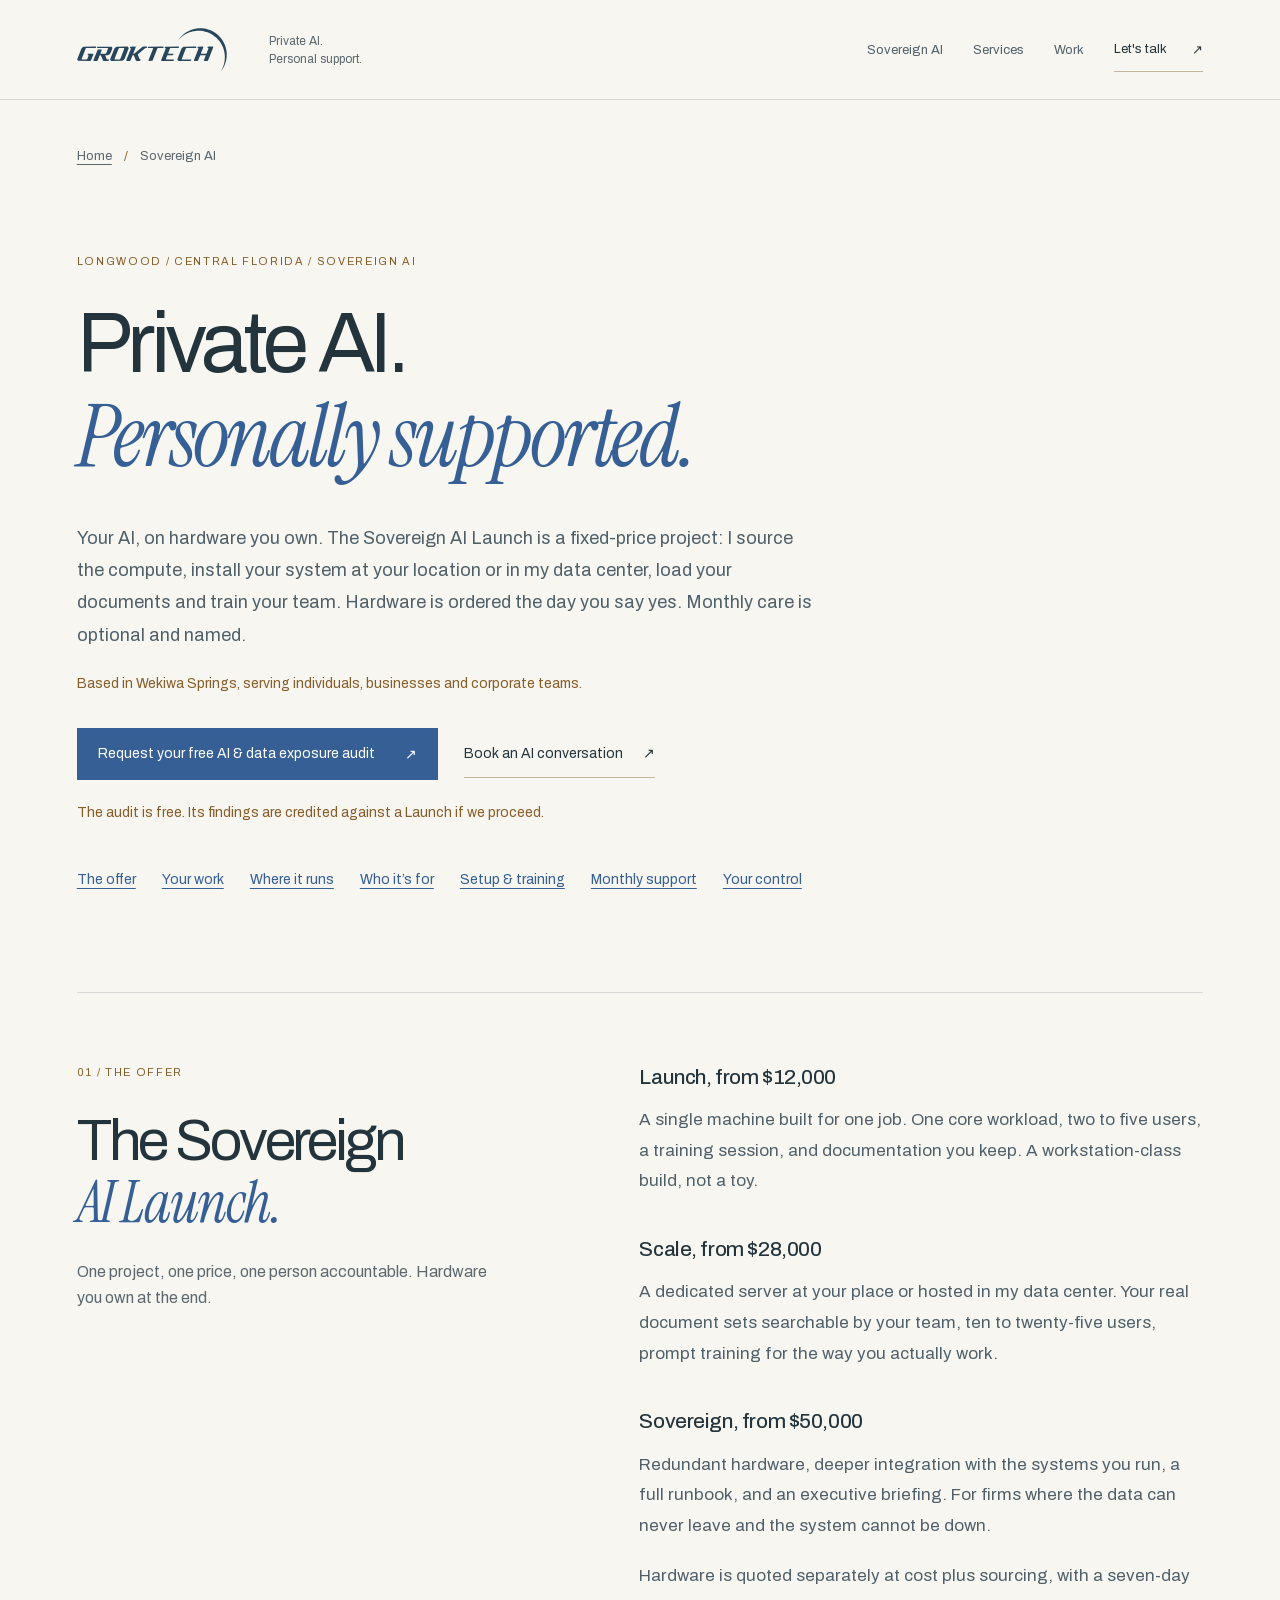
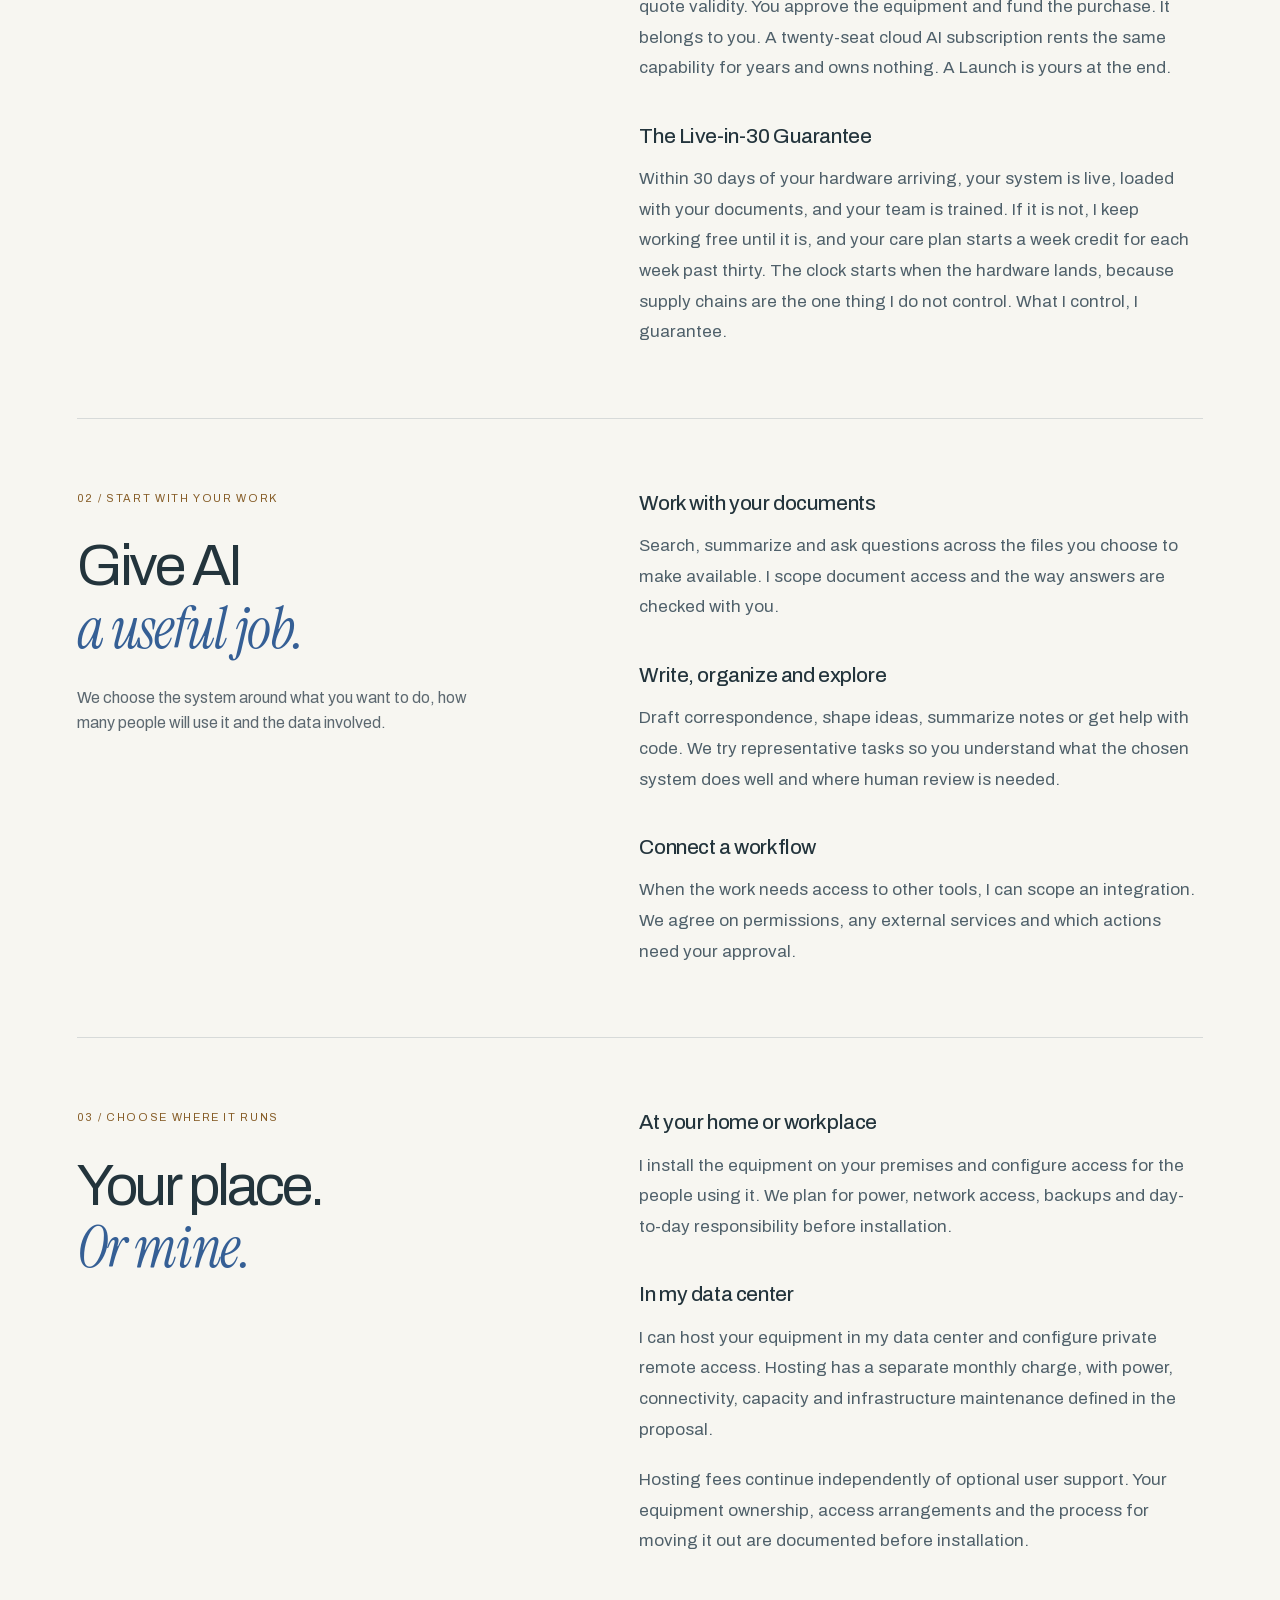
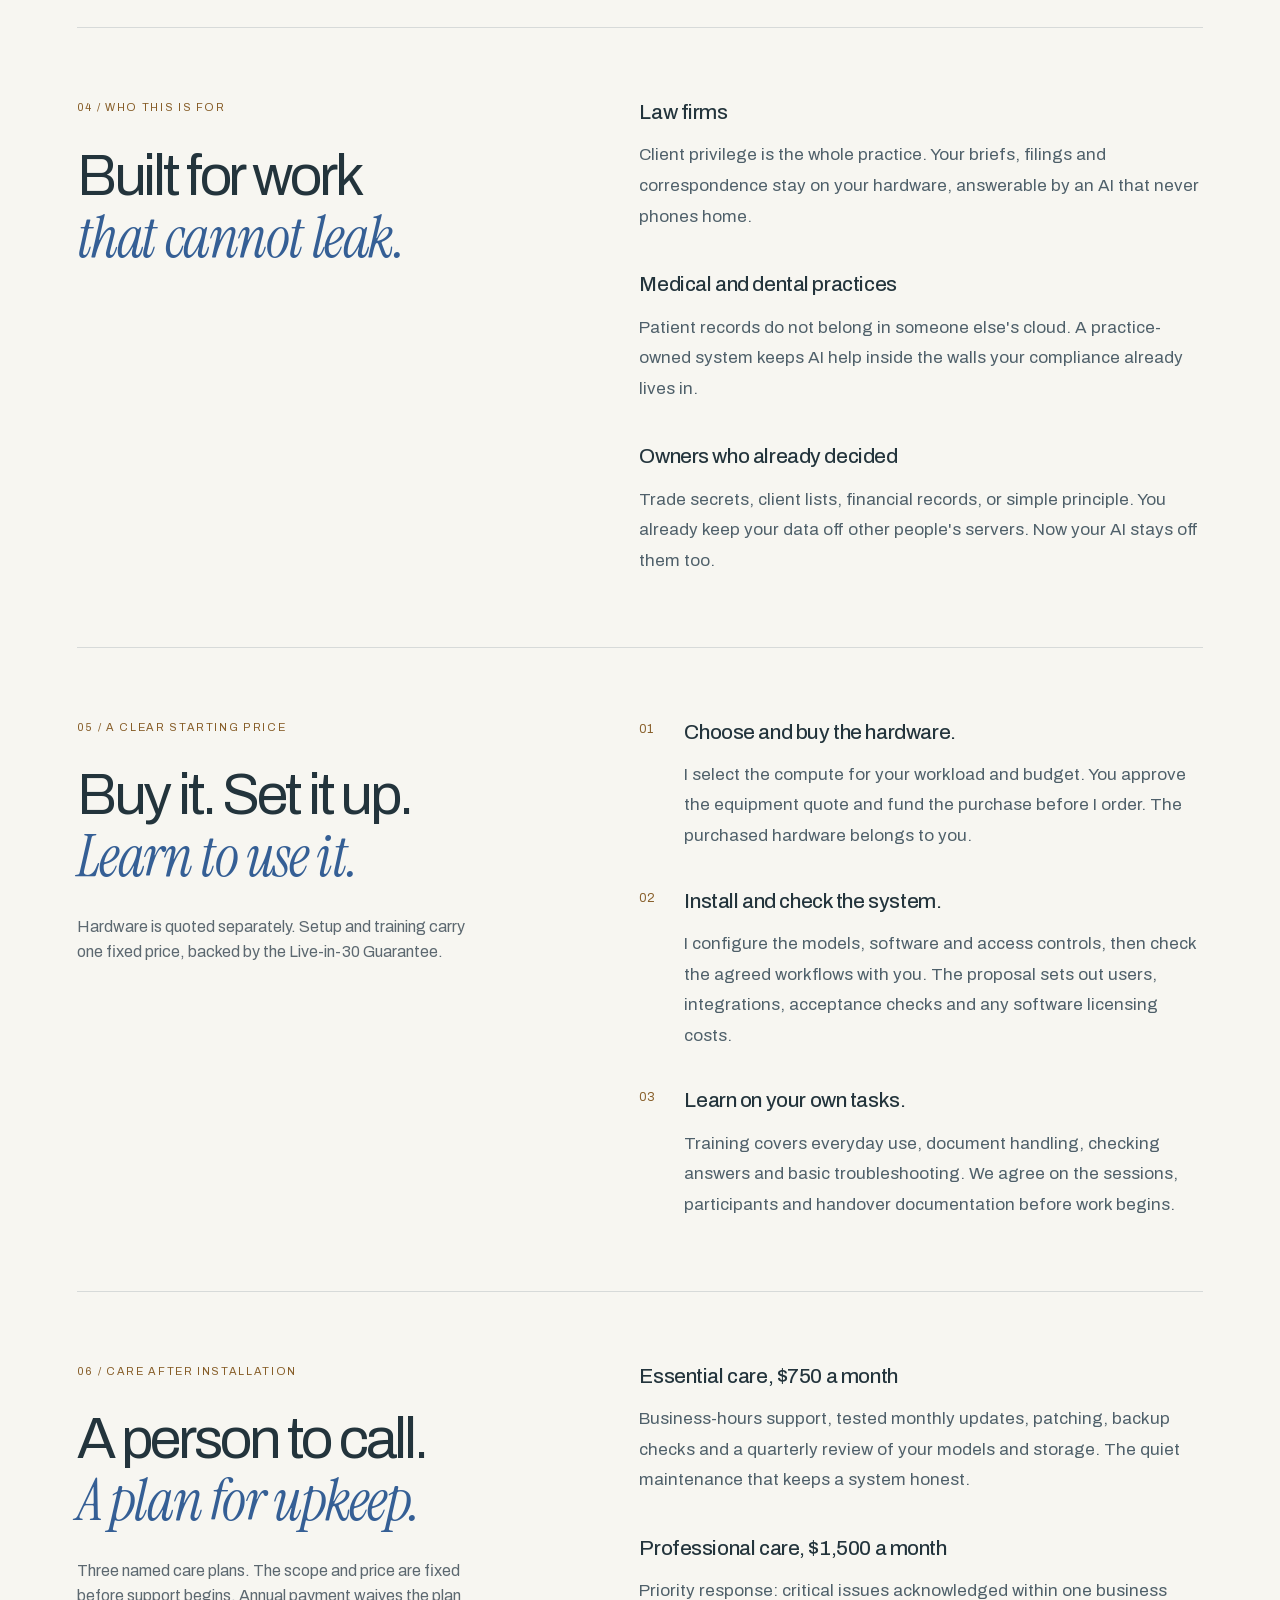
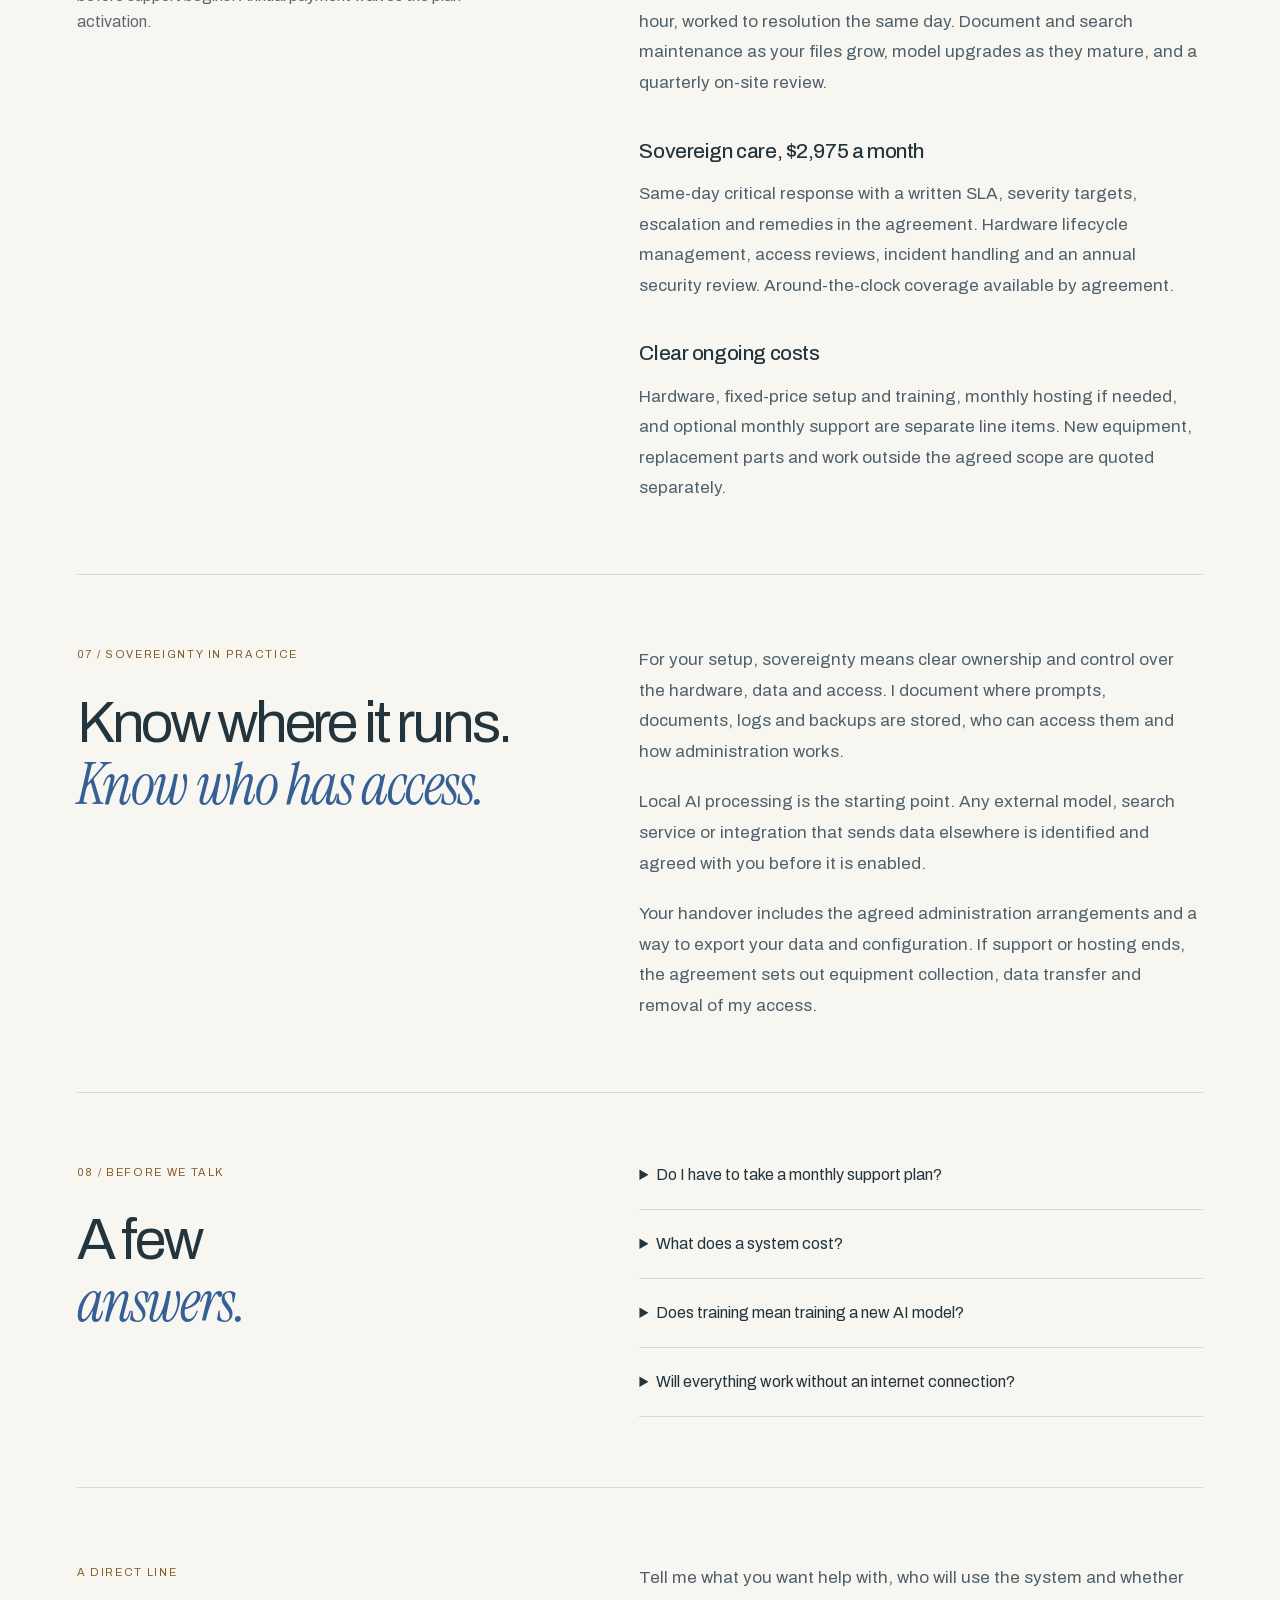
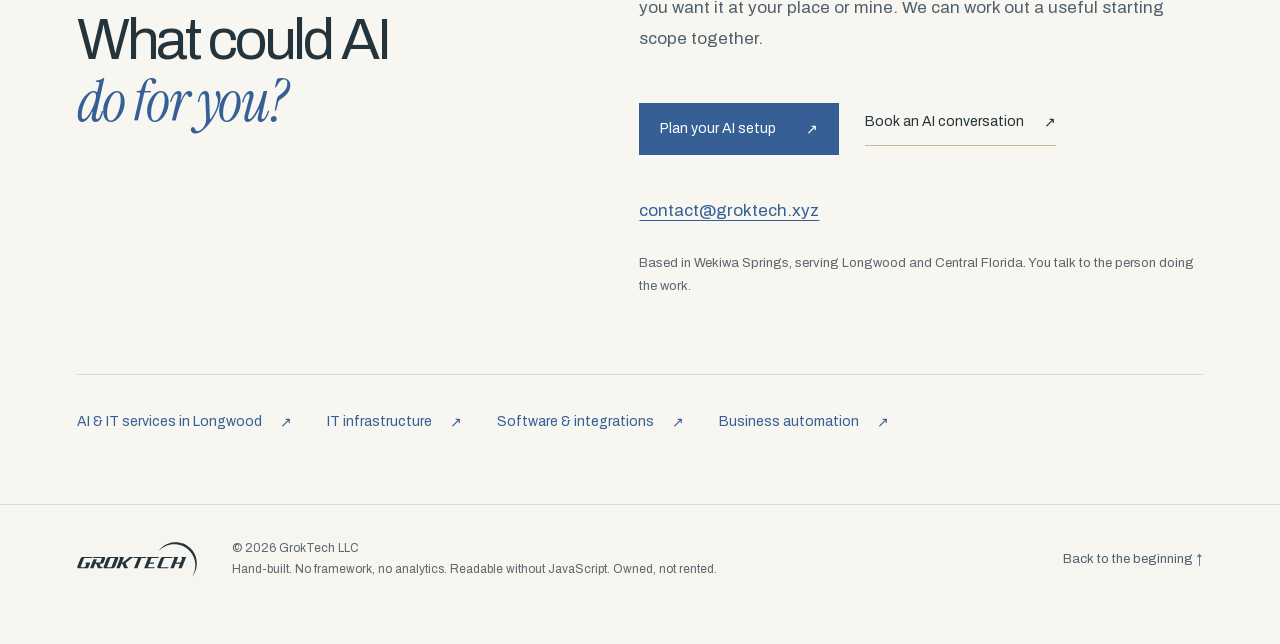
<file: services/sovereign-ai/index.html>
<!doctype html>
<html lang="en">
<head>
  <meta charset="utf-8">
  <meta name="viewport" content="width=device-width, initial-scale=1">
  <title>The Sovereign AI Launch | Private AI Setup, Training &amp; Support | GrokTech</title>
  <meta name="description" content="Your own private company AI, live on hardware you own. Fixed-price build, the Live-in-30 Guarantee, and named care plans. Based in Wekiwa Springs, serving Central Florida.">
  <link rel="canonical" href="https://groktech.xyz/services/sovereign-ai/">
  <meta name="theme-color" content="#f7f6f1">
  <meta name="color-scheme" content="light">
  <meta property="og:type" content="website">
  <meta property="og:site_name" content="GrokTech">
  <meta property="og:url" content="https://groktech.xyz/services/sovereign-ai/">
  <meta property="og:title" content="The Sovereign AI Launch | Private AI Setup, Training &amp; Support | GrokTech">
  <meta property="og:description" content="Your own private company AI, live on hardware you own. Fixed-price build, the Live-in-30 Guarantee, and named care plans. Based in Wekiwa Springs, serving Central Florida.">
  <meta property="og:image" content="https://groktech.xyz/assets/og-sovereign-ai.jpg">
  <meta property="og:image:width" content="1200">
  <meta property="og:image:height" content="630">
  <meta property="og:image:alt" content="GrokTech. Your AI. Your hardware. Private AI, setup, training and local support.">
  <meta name="twitter:card" content="summary_large_image">
  <meta name="twitter:title" content="The Sovereign AI Launch | Private AI Setup, Training &amp; Support | GrokTech">
  <meta name="twitter:description" content="Your own private company AI, live on hardware you own. Fixed-price build, the Live-in-30 Guarantee, and named care plans. Based in Wekiwa Springs, serving Central Florida.">
  <meta name="twitter:image" content="https://groktech.xyz/assets/og-sovereign-ai.jpg">
  <meta name="twitter:image:alt" content="GrokTech. Your AI. Your hardware. Private AI, setup, training and local support.">
  <link rel="icon" href="/favicon.ico?v=cf7a1a0952e0" sizes="32x32">
  <link rel="icon" href="/assets/favicon.svg?v=ba9955208578" type="image/svg+xml">
  <link rel="apple-touch-icon" href="/assets/apple-touch-icon.png?v=6e3a248b5c61">
  <link rel="preload" href="/assets/fonts/archivo-var.woff2" as="font" type="font/woff2" crossorigin>
  <link rel="preload" href="/assets/fonts/instrument-serif-italic.woff2" as="font" type="font/woff2" crossorigin>
  <link rel="stylesheet" href="/assets/css/site.css?v=f1e907fe4909">
  <link rel="stylesheet" href="/assets/css/service-pages.css?v=3e904b982b13">
  <link rel="stylesheet" href="/assets/css/effects.css?v=97520d71a416">
  <link rel="preload" href="/assets/css/chat.css?v=51cb0602b343" as="style" data-chat-style>
  <script src="/assets/js/site.js?v=728b09d167bd" defer></script>
  <script src="/assets/js/chat.js?v=eafd78dfb4d1" defer></script>
  <script type="application/ld+json">
{
  "@context": "https://schema.org",
  "@graph": [
    {
      "@type": "Organization",
      "@id": "https://groktech.xyz/#business",
      "name": "GrokTech",
      "legalName": "GrokTech LLC",
      "url": "https://groktech.xyz/",
      "foundingDate": "2021",
      "email": "contact@groktech.xyz",
      "address": {
        "@type": "PostalAddress",
        "addressLocality": "Wekiwa Springs",
        "addressRegion": "FL",
        "addressCountry": "US"
      },
      "logo": "https://groktech.xyz/assets/apple-touch-icon.png",
      "image": "https://groktech.xyz/assets/og-sovereign-ai.jpg",
      "description": "Private AI installation, hosting, training and support for individuals, businesses and corporate teams, backed by hands-on IT consulting. Based in Wekiwa Springs, serving Longwood and Central Florida.",
      "areaServed": [
        {
          "@type": "City",
          "name": "Longwood",
          "containedInPlace": {
            "@type": "State",
            "name": "Florida"
          }
        },
        {
          "@type": "Place",
          "name": "Central Florida"
        }
      ]
    },
    {
      "@type": "WebSite",
      "@id": "https://groktech.xyz/#website",
      "url": "https://groktech.xyz/",
      "name": "GrokTech",
      "publisher": {
        "@id": "https://groktech.xyz/#business"
      },
      "inLanguage": "en-US"
    },
    {
      "@type": "WebPage",
      "@id": "https://groktech.xyz/services/sovereign-ai/#webpage",
      "url": "https://groktech.xyz/services/sovereign-ai/",
      "name": "The Sovereign AI Launch | Private AI Setup, Training & Support | GrokTech",
      "description": "Your own private company AI, live on hardware you own. Fixed-price build, the Live-in-30 Guarantee, and named care plans. Based in Wekiwa Springs, serving Central Florida.",
      "isPartOf": {
        "@id": "https://groktech.xyz/#website"
      },
      "mainEntity": {
        "@id": "https://groktech.xyz/services/sovereign-ai/#service"
      },
      "breadcrumb": {
        "@id": "https://groktech.xyz/services/sovereign-ai/#breadcrumb"
      },
      "inLanguage": "en-US"
    },
    {
      "@type": "Service",
      "@id": "https://groktech.xyz/services/sovereign-ai/#service",
      "name": "The Sovereign AI Launch: private AI setup, training and support",
      "serviceType": "Private AI installation, hosting, training and support",
      "description": "Your own private company AI, live on hardware you own. Fixed-price build, the Live-in-30 Guarantee, and named care plans. Based in Wekiwa Springs, serving Central Florida.",
      "url": "https://groktech.xyz/services/sovereign-ai/",
      "provider": {
        "@id": "https://groktech.xyz/#business"
      },
      "areaServed": [
        {
          "@type": "City",
          "name": "Longwood",
          "containedInPlace": {
            "@type": "State",
            "name": "Florida"
          }
        },
        {
          "@type": "Place",
          "name": "Central Florida"
        }
      ]
    },
    {
      "@type": "BreadcrumbList",
      "@id": "https://groktech.xyz/services/sovereign-ai/#breadcrumb",
      "itemListElement": [
        {
          "@type": "ListItem",
          "position": 1,
          "name": "Home",
          "item": "https://groktech.xyz/"
        },
        {
          "@type": "ListItem",
          "position": 2,
          "name": "Sovereign AI",
          "item": "https://groktech.xyz/services/sovereign-ai/"
        }
      ]
    }
  ]
}
  </script>
</head>
<body id="top" class="service-page">
<a class="skip" href="#main">Skip to content</a>
<header class="site-header wrap">
<a class="brand" href="/" aria-label="GrokTech, home"><svg class="wordmark" xmlns="http://www.w3.org/2000/svg" viewBox="0 0 1501 436" width="172" height="50" fill="currentColor" preserveAspectRatio="xMinYMid meet" aria-hidden="true" focusable="false"><path fill-rule="evenodd" d="M1213.5 3.4l-16 1.7-13 2.2-14 3.1-14 3.8-12 4.1-15 5.9-15 7-13 7.1-11 6.8-12 8.3-15 11.8-10 9-11.3 11.3-9 10-14 18-2 3 .3 .6 16-16.6 9-8.3 11-9 18-12.9 21-12.3 23-10.8 19-6.9 14-4.1 13-3.1 10-1.9 15-2.1 10-.9 17-.7 23 .8 23 2.8 24 5.2 22 6.9 13 5.1 11 5 22 11.9 21 14 9 7 13 11.2 14.2 14.1 16.1 19 14 20 12 21 9.9 22 8 23 3 11 3.1 14 3 20 1 11 .6 14-.7 26-1.9 17-2 12-3.1 14-3 11-8 23-10.1 22-4.8 9-7.3 12-.4 1 .4 .4 13.2-17.4 9-14 8.9-16 7.1-15 7.1-18 6-20 3.9-17 3.1-21 1.2-16 0-25-1.2-17-3-20-4.1-18-6.1-20-7.9-20-8.8-18-8.1-14-10-15-10-13-15.1-17-16.2-15.3-11-9-18-12.8-17-10.3-18-9-14-5.9-17-5.9-23-6-17-3-19-2.1-24-.5zM70.5 186.4l-4 .9-4 1.8-9 6.2-6 5.6-3.1 4.6-40.2 102-.9 3-.3 3 .2 3 1.2 3 3 5 2.1 2.1 2 1.2 4 1 116 .1 2-.1 3-1.1 2.6-2.2 1.9-3 22.9-58 .2-3-.4-2-1.2-1.3-2-.5-44-.2-4 .6-3 2-1.3 1.4-1.9 4-.1 3 1.3 2 1 .6 4 1.1 2 1.2 1.3 2.1 0 2-12.1 31-2 3-3.2 2.2-5 .8-42 0-3-.6-1.4-1.4-.5-2 .6-3 38-97 2.3-5 1.5-2 3.5-2.3 2-.4 88-.1 3-.9 2-1.1 3.3-3.2 1.3-3-.2-4-1.4-1.5-3-.8zM209.5 186.3l-3 .8-2 1.2-2 2.3-1.5 2.9-.3 3 .4 2 1.4 1.6 2 .7 101 0 2 .3 1.8 1.4 .6 1 0 3-18.1 46-2.3 2.7-2 1.5-4 .9-44 0-2-.5-1-.8-1.1-1.8 0-3 11.6-29 .6-3-.9-3-1.4-1-1.8-.5-30 0-3 .5-3 1.7-1.3 1.3-1.8 3-38.2 97-1.2 3-.4 3 .9 2.9 2 1.4 1 .1 30 .1 2-.2 4-2 3.1-4.3 17.5-45 1.2-2 2.2-2.2 2-1.1 3-.3 2 .2 2 .9 3.1 3.5 18.6 46 1.7 3 2.6 2.3 5 1.2 43 0 3-.4 3-1.5 2-1.7 2.2-2.9 .6-3-.5-3-1.3-1.3-2-.6-12 0-4-.5-3-1.3-1.3-1.3-1.8-3-12.2-30-.4-4 .7-1.4 2-1.1 20-.1 6-1.1 6-2.9 7-5.1 3.8-3.3 3.6-4 2.7-5 17.2-44 .9-5-.2-2-.8-3-3.7-6-3.7-3-4.8-1.2zM400.5 186.3l-4 .8-5 2.2-10 7-5.2 5.2-3 5-40.1 102-.9 5 .9 5 3.7 6 3.6 3.2 3 1 3 .2 103-.1 4-1 4-1.9 10-7.1 6.3-6.3 3-6 38.9-99 1-4 0-4-1-3-2.9-5-3.3-3.5-2-1-4-.8zM538.5 186.3l-4 1.7-3 2.7-1.3 1.8-.9 4 .7 2 1.5 1.3 5 1.5 1.5 1.2 1 2-.3 3-44.6 113-.9 4 1 3 2.3 1.3 1 .1 30 0 4-1 2-1.4 2.4-3 .9-2 17.3-44 1.2-2 2.2-2.3 2-1 2-.2 3 .3 2 .9 2.3 2.3 19.3 47 1.4 2.6 2 2.1 3 1.4 2 .3 30 0 2-.1 4-1.9 3.3-3.4 1-2 .1-5-1.4-1.6-6-1.3-3.2-3.1-16.7-41-.3-2 1.2-4 2-2.8 4-3.6 62-51.8 5-3 3-1.1 6-.6 3-1 1.6-1.1 3.6-4 .8-3-.5-3-1.5-1.6-3-.7-32 0-5 .9-3 1.3-3 1.7-4 3.2-72 60.5-5 2.8-5 .9-2-.5-1.3-1.5 .1-4 22.4-57 1-3-.6-3-1.6-1.7-2-.6zM717.5 186.3l-4 1.7-4.1 4.5-.7 3 .1 2 .2 1 1.5 1.5 3 .7 44 .2 1 .1 1.7 1.5 .5 1 .2 2-1.1 4-44.4 113-.2 3 .9 2 1.4 1 2 .4 31-.1 4-1.7 3.2-3.6 45.7-116 1-2 2.1-2.5 3-1.8 4-.5 44-.1 3-1.1 3-2.4 2.1-2.6 .7-3-.4-3-1.4-1.6-2-.7zM886.5 186.3l-3 1.1-4 3.4-1.2 1.7-.8 4 .6 2 1.4 1.3 5 1.4 1.6 1.3 .8 1 .1 3-44.8 114-.8 4 1 3 2.1 1.3 2 .1 114 0 4-1 4.2-3.4 2.1-4 0-2-.7-2-.8-1-1.8-.8-73-.2-3-.7-1.5-2.3 .2-4 10.9-28 2.1-4 2.3-2.1 2-1.1 3-.5 45 0 3-.8 2-1.2 2.2-2.3 1.1-2 .9-3-.2-1.8-1-1.9-2-1-45-.3-2-.4-1.7-1.6-.5-1 0-3 16-41 1.7-4 2.1-3 3.4-2.3 2-.3 75-.4 4-1.8 3.2-3.2 1.3-3-.2-4-1.3-1.5-3-.8zM1072.5 186.4l-4 .8-3 1.3-9 5.8-6.2 5.2-4.3 6-39.8 101-1 3-.6 4 .9 5 2.9 5 2.1 2.6 3 1.9 3 .9 116 .1 2-.1 3-1.1 4-3.4 1.3-1.9 .5-2-.4-4-1.4-1.4-2-.5-86 0-3-.5-1-.7-1.3-1.9 0-2 1-3 38-97 1.9-4 1.4-1.8 2-1.6 3-1.1 90-.4 4-1.7 2.3-2.4 1.9-4-.2-3.7-1-1.5-3-1.1zM1214.5 186.5l-4 1.8-2.4 2.2-1.9 3-.4 3 .7 2 1 1.1 5 1.6 2 1.4 .9 1.9-.6 4-44.6 113-.4 3 .7 2.7 2 1.6 1 .1 30 .1 2-.2 4-1.8 2.3-2.5 1-2 18.3-46 3.4-3.3 3-1 2-.2 44 .1 1 .1 2 1.3 .8 2-.4 3-16.8 43-.7 3 .5 2 .6 1.1 1.4 .9 2.6 .5 30-.1 3-.9 2-1.2 2.5-3.3 1.8-4 49.9-127 .1-3-1.1-2-3.2-1.3-43 0-2 .2-4 1.8-4.1 4.3-.6 2-.1 3 .3 1 1.5 1.6 2 .7 3 .2 2.1 1.5 .5 2-.2 3-16.1 41-1.8 4-1.5 2-3 2.3-4 .8-43 0-3-.6-1-.8-.5-.7-.5-3 23.4-60-.2-4-1.2-1.3-3-1zM421.4 201.5l4.1-.7 44 .1 1.8 .6 1.6 2-.2 4-38.9 99-2.8 5-3.5 2.4-4 .6-42 .1-3-.5-2-1.6-.5-2 .1-2 40.1-102 2.3-3.1z"/></svg></a>
<span class="header-note">Private AI.<br>Personal support.</span>
<nav aria-label="Main"><a href="/services/sovereign-ai/">Sovereign AI</a><a href="/#practice">Services</a><a href="/#work">Work</a><a class="header-contact" href="#contact">Let's talk <span aria-hidden="true">↗</span></a></nav>
</header>
<main id="main" class="service-main wrap" tabindex="-1">
<nav class="breadcrumbs" aria-label="Breadcrumb"><ol><li><a href="/">Home</a></li><li aria-current="page">Sovereign AI</li></ol></nav>
<section class="service-hero" aria-labelledby="service-title">
<p class="eyebrow">Longwood / Central Florida / Sovereign AI</p>
<h1 id="service-title">Private AI.<br><em>Personally supported.</em></h1>
<p class="service-lead">Your AI, on hardware you own. The Sovereign AI Launch is a fixed-price project: I source the compute, install your system at your location or in my data center, load your documents and train your team. Hardware is ordered the day you say yes. Monthly care is optional and named.</p>
<p class="service-location">Based in Wekiwa Springs, serving individuals, businesses and corporate teams.</p>
<div class="service-actions"><a class="primary-link" href="#" data-chat-open><span data-chat-label>Request your free AI &amp; data exposure audit</span><span aria-hidden="true">↗</span></a><a class="text-link" href="https://calendly.com/groktech" target="_blank" rel="noopener">Book an AI conversation <span aria-hidden="true">↗</span><span class="sr-only"> (opens in a new tab)</span></a></div>
<p class="service-location">The audit is free. Its findings are credited against a Launch if we proceed.</p>
<nav class="service-topics" aria-label="On this page"><a href="#offer">The offer</a><a href="#workflows">Your work</a><a href="#deployment">Where it runs</a><a href="#fit">Who it&rsquo;s for</a><a href="#setup">Setup &amp; training</a><a href="#support">Monthly support</a><a href="#control">Your control</a></nav>
</section>
<section class="service-section split-section" id="offer" aria-labelledby="offer-title">
<div class="section-heading"><p class="eyebrow">01 / The offer</p><h2 id="offer-title">The Sovereign<br><em>AI Launch.</em></h2><p>One project, one price, one person accountable. Hardware you own at the end.</p></div>
<div class="service-copy">
<h3>Launch, from $12,000</h3><p>A single machine built for one job. One core workload, two to five users, a training session, and documentation you keep. A workstation-class build, not a toy.</p>
<h3>Scale, from $28,000</h3><p>A dedicated server at your place or hosted in my data center. Your real document sets searchable by your team, ten to twenty-five users, prompt training for the way you actually work.</p>
<h3>Sovereign, from $50,000</h3><p>Redundant hardware, deeper integration with the systems you run, a full runbook, and an executive briefing. For firms where the data can never leave and the system cannot be down.</p>
<p>Hardware is quoted separately at cost plus sourcing, with a seven-day quote validity. You approve the equipment and fund the purchase. It belongs to you. A twenty-seat cloud AI subscription rents the same capability for years and owns nothing. A Launch is yours at the end.</p>
<h3>The Live-in-30 Guarantee</h3><p>Within 30 days of your hardware arriving, your system is live, loaded with your documents, and your team is trained. If it is not, I keep working free until it is, and your care plan starts a week credit for each week past thirty. The clock starts when the hardware lands, because supply chains are the one thing I do not control. What I control, I guarantee.</p>
</div>
</section>
<section class="service-section split-section" id="workflows" aria-labelledby="workflows-title">
<div class="section-heading"><p class="eyebrow">02 / Start with your work</p><h2 id="workflows-title">Give AI<br><em>a useful job.</em></h2><p>We choose the system around what you want to do, how many people will use it and the data involved.</p></div>
<div class="service-copy"><h3>Work with your documents</h3><p>Search, summarize and ask questions across the files you choose to make available. I scope document access and the way answers are checked with you.</p><h3>Write, organize and explore</h3><p>Draft correspondence, shape ideas, summarize notes or get help with code. We try representative tasks so you understand what the chosen system does well and where human review is needed.</p><h3>Connect a workflow</h3><p>When the work needs access to other tools, I can scope an integration. We agree on permissions, any external services and which actions need your approval.</p></div>
</section>
<section class="service-section split-section" id="deployment" aria-labelledby="deployment-title">
<div class="section-heading"><p class="eyebrow">03 / Choose where it runs</p><h2 id="deployment-title">Your place.<br><em>Or mine.</em></h2></div>
<div class="service-copy"><h3>At your home or workplace</h3><p>I install the equipment on your premises and configure access for the people using it. We plan for power, network access, backups and day-to-day responsibility before installation.</p><h3>In my data center</h3><p>I can host your equipment in my data center and configure private remote access. Hosting has a separate monthly charge, with power, connectivity, capacity and infrastructure maintenance defined in the proposal.</p><p>Hosting fees continue independently of optional user support. Your equipment ownership, access arrangements and the process for moving it out are documented before installation.</p></div>
</section>
<section class="service-section split-section" id="fit" aria-labelledby="fit-title">
<div class="section-heading"><p class="eyebrow">04 / Who this is for</p><h2 id="fit-title">Built for work<br><em>that cannot leak.</em></h2></div>
<div class="service-copy">
<h3>Law firms</h3><p>Client privilege is the whole practice. Your briefs, filings and correspondence stay on your hardware, answerable by an AI that never phones home.</p>
<h3>Medical and dental practices</h3><p>Patient records do not belong in someone else's cloud. A practice-owned system keeps AI help inside the walls your compliance already lives in.</p>
<h3>Owners who already decided</h3><p>Trade secrets, client lists, financial records, or simple principle. You already keep your data off other people's servers. Now your AI stays off them too.</p>
</div>
</section>
<section class="service-section split-section" id="setup" aria-labelledby="setup-title">
<div class="section-heading"><p class="eyebrow">05 / A clear starting price</p><h2 id="setup-title">Buy it. Set it up.<br><em>Learn to use it.</em></h2><p>Hardware is quoted separately. Setup and training carry one fixed price, backed by the Live-in-30 Guarantee.</p></div>
<ol class="process-list"><li><h3 id="hardware">Choose and buy the hardware.</h3><p>I select the compute for your workload and budget. You approve the equipment quote and fund the purchase before I order. The purchased hardware belongs to you.</p></li><li><h3>Install and check the system.</h3><p>I configure the models, software and access controls, then check the agreed workflows with you. The proposal sets out users, integrations, acceptance checks and any software licensing costs.</p></li><li><h3 id="training">Learn on your own tasks.</h3><p>Training covers everyday use, document handling, checking answers and basic troubleshooting. We agree on the sessions, participants and handover documentation before work begins.</p></li></ol>
</section>
<section class="service-section split-section" id="support" aria-labelledby="support-title">
<div class="section-heading"><p class="eyebrow">06 / Care after installation</p><h2 id="support-title">A person to call.<br><em>A plan for upkeep.</em></h2><p>Three named care plans. The scope and price are fixed before support begins. Annual payment waives the plan activation.</p></div>
<div class="service-copy"><h3>Essential care, $750 a month</h3><p>Business-hours support, tested monthly updates, patching, backup checks and a quarterly review of your models and storage. The quiet maintenance that keeps a system honest.</p><h3>Professional care, $1,500 a month</h3><p>Priority response: critical issues acknowledged within one business hour, worked to resolution the same day. Document and search maintenance as your files grow, model upgrades as they mature, and a quarterly on-site review.</p><h3>Sovereign care, $2,975 a month</h3><p>Same-day critical response with a written SLA, severity targets, escalation and remedies in the agreement. Hardware lifecycle management, access reviews, incident handling and an annual security review. Around-the-clock coverage available by agreement.</p><h3>Clear ongoing costs</h3><p>Hardware, fixed-price setup and training, monthly hosting if needed, and optional monthly support are separate line items. New equipment, replacement parts and work outside the agreed scope are quoted separately.</p></div>
</section>
<section class="service-section split-section" id="control" aria-labelledby="control-title">
<div class="section-heading"><p class="eyebrow">07 / Sovereignty in practice</p><h2 id="control-title">Know where it runs.<br><em>Know who has access.</em></h2></div>
<div class="service-copy"><p>For your setup, sovereignty means clear ownership and control over the hardware, data and access. I document where prompts, documents, logs and backups are stored, who can access them and how administration works.</p><p>Local AI processing is the starting point. Any external model, search service or integration that sends data elsewhere is identified and agreed with you before it is enabled.</p><p>Your handover includes the agreed administration arrangements and a way to export your data and configuration. If support or hosting ends, the agreement sets out equipment collection, data transfer and removal of my access.</p></div>
</section>
<section class="service-section split-section" aria-labelledby="questions-title">
<div class="section-heading"><p class="eyebrow">08 / Before we talk</p><h2 id="questions-title">A few<br><em>answers.</em></h2></div>
<div class="service-faq"><details><summary>Do I have to take a monthly support plan?</summary><p>No. Setup and training are a standalone project. For an on-premises installation, you can take over ongoing maintenance after handover. If I host your equipment, the agreed hosting and infrastructure maintenance fees still apply.</p></details><details><summary>What does a system cost?</summary><p>The Launch starts at $12,000, Scale at $28,000 and Sovereign at $50,000, with hardware quoted separately at your approval. Care plans run $750, $1,500 and $2,975 a month. Your exact price is fixed in writing before any work begins.</p></details><details><summary>Does training mean training a new AI model?</summary><p>The included training teaches you and your team to use the system. Any custom model fine-tuning or larger document-processing project is a separate scope to discuss.</p></details><details><summary>Will everything work without an internet connection?</summary><p>That depends on the agreed setup. On-premises models can be configured for local use, while remote access to a hosted system needs connectivity. Downloads, updates and any external integrations have their own network requirements, which we review during setup.</p></details></div>
</section>
<section class="service-contact" id="contact" aria-labelledby="contact-title">
<div><p class="eyebrow">A direct line</p><h2 id="contact-title">What could AI<br><em>do for you?</em></h2></div>
<div class="service-copy"><p>Tell me what you want help with, who will use the system and whether you want it at your place or mine. We can work out a useful starting scope together.</p><div class="service-actions"><a class="primary-link" href="#" data-chat-open><span data-chat-label>Plan your AI setup</span><span aria-hidden="true">↗</span></a><a class="text-link" href="https://calendly.com/groktech" target="_blank" rel="noopener">Book an AI conversation <span aria-hidden="true">↗</span><span class="sr-only"> (opens in a new tab)</span></a></div><p><a href="mailto:contact@groktech.xyz">contact@groktech.xyz</a></p><p class="service-contact-note">Based in Wekiwa Springs, serving Longwood and Central Florida. You talk to the person doing the work.</p></div>
</section>
<nav class="related-services" aria-label="Explore more services"><a href="/longwood-it-consulting/">AI &amp; IT services in Longwood <span aria-hidden="true">↗</span></a><a href="/services/it-infrastructure/">IT infrastructure <span aria-hidden="true">↗</span></a><a href="/services/software-integrations/">Software &amp; integrations <span aria-hidden="true">↗</span></a><a href="/services/business-automation/">Business automation <span aria-hidden="true">↗</span></a></nav>
</main>
<footer class="site-footer wrap"><a class="footer-brand" href="/" aria-label="GrokTech, home"><svg class="wordmark" xmlns="http://www.w3.org/2000/svg" viewBox="0 0 1501 436" width="172" height="50" fill="currentColor" preserveAspectRatio="xMinYMid meet" aria-hidden="true" focusable="false"><path fill-rule="evenodd" d="M1213.5 3.4l-16 1.7-13 2.2-14 3.1-14 3.8-12 4.1-15 5.9-15 7-13 7.1-11 6.8-12 8.3-15 11.8-10 9-11.3 11.3-9 10-14 18-2 3 .3 .6 16-16.6 9-8.3 11-9 18-12.9 21-12.3 23-10.8 19-6.9 14-4.1 13-3.1 10-1.9 15-2.1 10-.9 17-.7 23 .8 23 2.8 24 5.2 22 6.9 13 5.1 11 5 22 11.9 21 14 9 7 13 11.2 14.2 14.1 16.1 19 14 20 12 21 9.9 22 8 23 3 11 3.1 14 3 20 1 11 .6 14-.7 26-1.9 17-2 12-3.1 14-3 11-8 23-10.1 22-4.8 9-7.3 12-.4 1 .4 .4 13.2-17.4 9-14 8.9-16 7.1-15 7.1-18 6-20 3.9-17 3.1-21 1.2-16 0-25-1.2-17-3-20-4.1-18-6.1-20-7.9-20-8.8-18-8.1-14-10-15-10-13-15.1-17-16.2-15.3-11-9-18-12.8-17-10.3-18-9-14-5.9-17-5.9-23-6-17-3-19-2.1-24-.5zM70.5 186.4l-4 .9-4 1.8-9 6.2-6 5.6-3.1 4.6-40.2 102-.9 3-.3 3 .2 3 1.2 3 3 5 2.1 2.1 2 1.2 4 1 116 .1 2-.1 3-1.1 2.6-2.2 1.9-3 22.9-58 .2-3-.4-2-1.2-1.3-2-.5-44-.2-4 .6-3 2-1.3 1.4-1.9 4-.1 3 1.3 2 1 .6 4 1.1 2 1.2 1.3 2.1 0 2-12.1 31-2 3-3.2 2.2-5 .8-42 0-3-.6-1.4-1.4-.5-2 .6-3 38-97 2.3-5 1.5-2 3.5-2.3 2-.4 88-.1 3-.9 2-1.1 3.3-3.2 1.3-3-.2-4-1.4-1.5-3-.8zM209.5 186.3l-3 .8-2 1.2-2 2.3-1.5 2.9-.3 3 .4 2 1.4 1.6 2 .7 101 0 2 .3 1.8 1.4 .6 1 0 3-18.1 46-2.3 2.7-2 1.5-4 .9-44 0-2-.5-1-.8-1.1-1.8 0-3 11.6-29 .6-3-.9-3-1.4-1-1.8-.5-30 0-3 .5-3 1.7-1.3 1.3-1.8 3-38.2 97-1.2 3-.4 3 .9 2.9 2 1.4 1 .1 30 .1 2-.2 4-2 3.1-4.3 17.5-45 1.2-2 2.2-2.2 2-1.1 3-.3 2 .2 2 .9 3.1 3.5 18.6 46 1.7 3 2.6 2.3 5 1.2 43 0 3-.4 3-1.5 2-1.7 2.2-2.9 .6-3-.5-3-1.3-1.3-2-.6-12 0-4-.5-3-1.3-1.3-1.3-1.8-3-12.2-30-.4-4 .7-1.4 2-1.1 20-.1 6-1.1 6-2.9 7-5.1 3.8-3.3 3.6-4 2.7-5 17.2-44 .9-5-.2-2-.8-3-3.7-6-3.7-3-4.8-1.2zM400.5 186.3l-4 .8-5 2.2-10 7-5.2 5.2-3 5-40.1 102-.9 5 .9 5 3.7 6 3.6 3.2 3 1 3 .2 103-.1 4-1 4-1.9 10-7.1 6.3-6.3 3-6 38.9-99 1-4 0-4-1-3-2.9-5-3.3-3.5-2-1-4-.8zM538.5 186.3l-4 1.7-3 2.7-1.3 1.8-.9 4 .7 2 1.5 1.3 5 1.5 1.5 1.2 1 2-.3 3-44.6 113-.9 4 1 3 2.3 1.3 1 .1 30 0 4-1 2-1.4 2.4-3 .9-2 17.3-44 1.2-2 2.2-2.3 2-1 2-.2 3 .3 2 .9 2.3 2.3 19.3 47 1.4 2.6 2 2.1 3 1.4 2 .3 30 0 2-.1 4-1.9 3.3-3.4 1-2 .1-5-1.4-1.6-6-1.3-3.2-3.1-16.7-41-.3-2 1.2-4 2-2.8 4-3.6 62-51.8 5-3 3-1.1 6-.6 3-1 1.6-1.1 3.6-4 .8-3-.5-3-1.5-1.6-3-.7-32 0-5 .9-3 1.3-3 1.7-4 3.2-72 60.5-5 2.8-5 .9-2-.5-1.3-1.5 .1-4 22.4-57 1-3-.6-3-1.6-1.7-2-.6zM717.5 186.3l-4 1.7-4.1 4.5-.7 3 .1 2 .2 1 1.5 1.5 3 .7 44 .2 1 .1 1.7 1.5 .5 1 .2 2-1.1 4-44.4 113-.2 3 .9 2 1.4 1 2 .4 31-.1 4-1.7 3.2-3.6 45.7-116 1-2 2.1-2.5 3-1.8 4-.5 44-.1 3-1.1 3-2.4 2.1-2.6 .7-3-.4-3-1.4-1.6-2-.7zM886.5 186.3l-3 1.1-4 3.4-1.2 1.7-.8 4 .6 2 1.4 1.3 5 1.4 1.6 1.3 .8 1 .1 3-44.8 114-.8 4 1 3 2.1 1.3 2 .1 114 0 4-1 4.2-3.4 2.1-4 0-2-.7-2-.8-1-1.8-.8-73-.2-3-.7-1.5-2.3 .2-4 10.9-28 2.1-4 2.3-2.1 2-1.1 3-.5 45 0 3-.8 2-1.2 2.2-2.3 1.1-2 .9-3-.2-1.8-1-1.9-2-1-45-.3-2-.4-1.7-1.6-.5-1 0-3 16-41 1.7-4 2.1-3 3.4-2.3 2-.3 75-.4 4-1.8 3.2-3.2 1.3-3-.2-4-1.3-1.5-3-.8zM1072.5 186.4l-4 .8-3 1.3-9 5.8-6.2 5.2-4.3 6-39.8 101-1 3-.6 4 .9 5 2.9 5 2.1 2.6 3 1.9 3 .9 116 .1 2-.1 3-1.1 4-3.4 1.3-1.9 .5-2-.4-4-1.4-1.4-2-.5-86 0-3-.5-1-.7-1.3-1.9 0-2 1-3 38-97 1.9-4 1.4-1.8 2-1.6 3-1.1 90-.4 4-1.7 2.3-2.4 1.9-4-.2-3.7-1-1.5-3-1.1zM1214.5 186.5l-4 1.8-2.4 2.2-1.9 3-.4 3 .7 2 1 1.1 5 1.6 2 1.4 .9 1.9-.6 4-44.6 113-.4 3 .7 2.7 2 1.6 1 .1 30 .1 2-.2 4-1.8 2.3-2.5 1-2 18.3-46 3.4-3.3 3-1 2-.2 44 .1 1 .1 2 1.3 .8 2-.4 3-16.8 43-.7 3 .5 2 .6 1.1 1.4 .9 2.6 .5 30-.1 3-.9 2-1.2 2.5-3.3 1.8-4 49.9-127 .1-3-1.1-2-3.2-1.3-43 0-2 .2-4 1.8-4.1 4.3-.6 2-.1 3 .3 1 1.5 1.6 2 .7 3 .2 2.1 1.5 .5 2-.2 3-16.1 41-1.8 4-1.5 2-3 2.3-4 .8-43 0-3-.6-1-.8-.5-.7-.5-3 23.4-60-.2-4-1.2-1.3-3-1zM421.4 201.5l4.1-.7 44 .1 1.8 .6 1.6 2-.2 4-38.9 99-2.8 5-3.5 2.4-4 .6-42 .1-3-.5-2-1.6-.5-2 .1-2 40.1-102 2.3-3.1z"/></svg></a><div class="footer-notes"><p>© <span data-year>2026</span> GrokTech LLC</p><p class="colophon">Hand-built. No framework, no analytics. Readable without JavaScript. Owned, not rented.</p></div><a class="back-top" href="#top">Back to the beginning ↑</a></footer>
<script src="https://cdn.bubblegram.co/widget.js" data-key="pk_live_NOXYkZKpSKTsjqiJsWvzvk2" async></script>
</body>
</html>
</file>
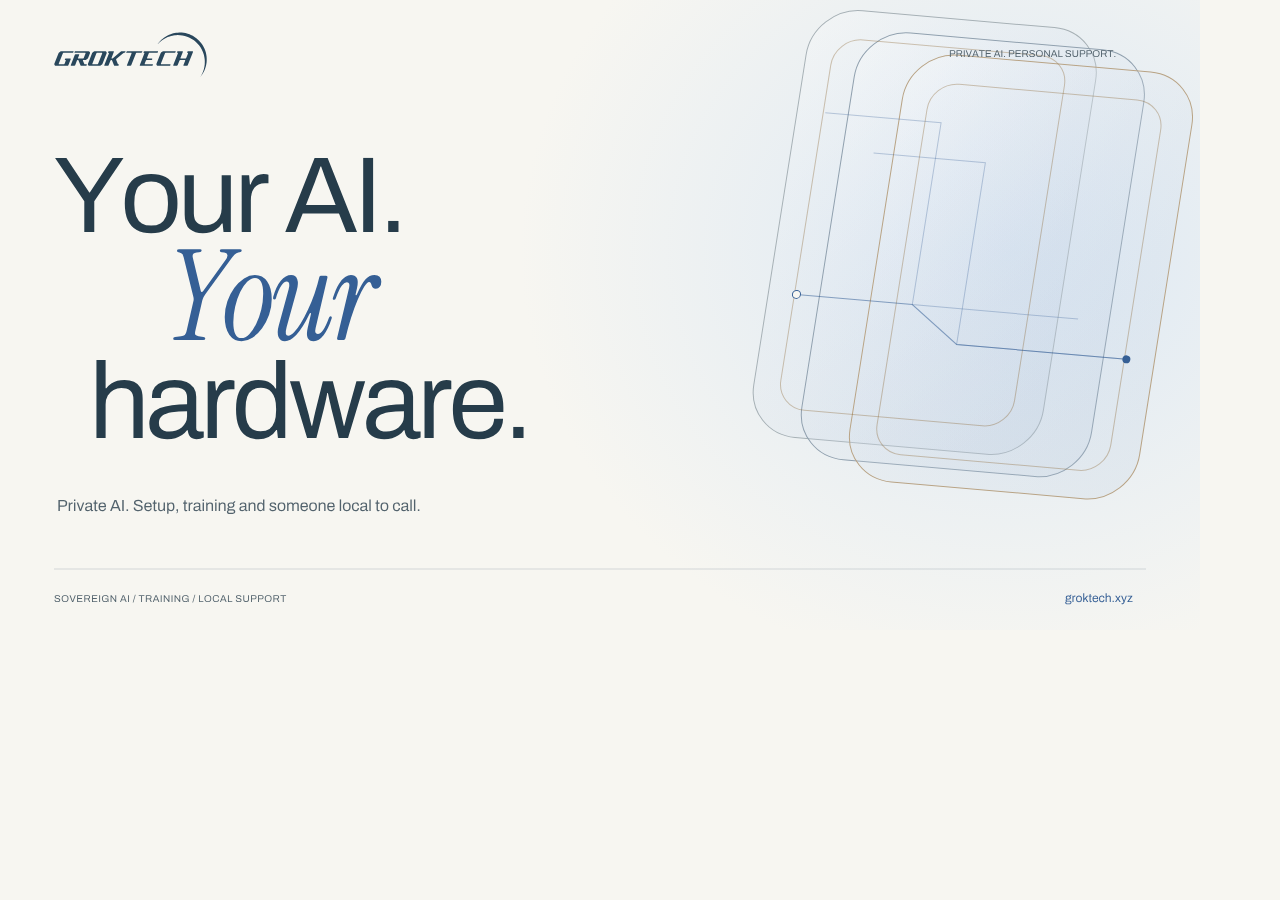
<file: scripts/social-card.html>
<!doctype html>
<html lang="en">
<head>
<meta charset="utf-8">
<meta name="viewport" content="width=device-width, initial-scale=1">
<meta name="robots" content="noindex">
<title>GrokTech / Sovereign AI sharing artwork</title>
<style>
html, body { margin: 0; width: 1200px; height: 630px; background: #f7f6f1; }
img { display: block; width: 1200px; height: 630px; }
.sr-only { position: absolute; width: 1px; height: 1px; overflow: hidden; clip-path: inset(50%); white-space: nowrap; }
</style>
</head>
<body>
<h1 class="sr-only">GrokTech sovereign AI sharing artwork</h1>
<img src="/assets/og-sovereign-ai.svg" width="1200" height="630" alt="GrokTech. Your AI. Your hardware. Private AI, setup, training and local support.">
</body>
</html>
</file>
<file: assets/css/site.css>
@font-face{font-family:Archivo;src:url('../fonts/archivo-var.woff2') format('woff2');font-weight:100 900;font-display:swap}
@font-face{font-family:Instrument;src:url('../fonts/instrument-serif-italic.woff2') format('woff2');font-style:italic;font-display:swap}
:root{--surface:#f7f6f1;--paper:#f7f6f1;--ink:#23343c;--gold:#875e29;--blue:#355f95;--muted:#5c6870;--line:#56697933;--gutter:clamp(24px,6vw,116px);--ease:cubic-bezier(.22,.75,.2,1);color-scheme:light;font-family:Archivo,Arial,sans-serif;color:var(--ink);background:var(--surface);font-synthesis:none;-webkit-font-smoothing:antialiased}
*{box-sizing:border-box}html{scroll-behavior:smooth;scroll-padding-top:90px}body{margin:0;overflow-x:clip}p,h1,h2,h3,figure{margin:0}p{line-height:1.6}a{color:inherit;text-decoration:none}button{color:inherit;font:inherit;cursor:pointer}button,a,summary{-webkit-tap-highlight-color:transparent;touch-action:manipulation}a:focus-visible,button:focus-visible,summary:focus-visible{outline:2px solid var(--gold);outline-offset:7px}svg{display:block}em{font-family:Instrument,Georgia,serif;font-weight:400;letter-spacing:-.025em}::selection{background:#355f95;color:#fff}[hidden]{display:none!important}.wrap{padding-inline:var(--gutter);max-width:1920px;margin-inline:auto}.eyebrow{font-size:11px;font-weight:400;text-transform:uppercase;letter-spacing:.15em;line-height:1.7}.sr-only{position:absolute;width:1px;height:1px;overflow:hidden;clip-path:inset(50%);white-space:nowrap}.skip{position:fixed;z-index:100;top:12px;left:20px;padding:12px 20px;background:var(--blue);color:#fff;transform:translateY(-170%)}.skip:focus{transform:none}.atmosphere{position:fixed;z-index:0;inset:0;pointer-events:none;background:radial-gradient(ellipse at 83% 23%,#dce8f4a3,transparent 53%),radial-gradient(ellipse at 7% 72%,#f4e8d48f,transparent 46%),#f7f6f1}.atmosphere::after{content:'';position:absolute;inset:0;opacity:.065;background-image:url("data:image/svg+xml,%3Csvg viewBox='0 0 180 180' xmlns='http://www.w3.org/2000/svg'%3E%3Cfilter id='n'%3E%3CfeTurbulence type='fractalNoise' baseFrequency='.96' numOctaves='3' stitchTiles='stitch'/%3E%3C/filter%3E%3Crect width='100%25' height='100%25' opacity='.28' filter='url(%23n)'/%3E%3C/svg%3E")}.experience-fallback{position:fixed;inset:0;width:100%;height:100%;pointer-events:none;opacity:.7;z-index:0}.experience-ready .experience-fallback{opacity:0}#experience-canvas{position:fixed;inset:0;width:100%;height:100%;pointer-events:none;z-index:0}main,.site-footer{position:relative;z-index:1}.site-header{position:fixed;z-index:20;inset:0 0 auto;height:100px;display:flex;align-items:center;gap:42px;transition:background .4s,border-color .4s;background:linear-gradient(#f7f6f1ed,#f7f6f100);border-bottom:1px solid transparent}.site-header.is-scrolled{background:#f7f6f1ed;backdrop-filter:blur(18px);border-bottom-color:#67798626}.brand{color:#29475c;flex:none}.wordmark{width:150px;height:auto}.header-note{font-size:12px;line-height:1.5;color:var(--muted);margin-right:auto}.site-header nav{display:flex;align-items:center;gap:30px;font-size:13px}.site-header nav a{min-height:44px;display:flex;align-items:center;gap:25px}.site-header nav a:not(.header-contact){color:#53626c}.site-header nav a:hover{color:var(--gold)}.header-contact{border-bottom:1px solid #8a632e70}.header-contact svg{width:16px;height:16px}.scene-nav{position:fixed;right:24px;top:50%;transform:translateY(-50%);display:flex;flex-direction:column;z-index:15;gap:3px}.scene-nav a{min-height:32px;min-width:38px;display:flex;align-items:center;justify-content:flex-end;gap:8px}.scene-nav span{font-size:10px;letter-spacing:.1em;opacity:0;transition:opacity .3s;color:var(--gold)}.scene-nav i{height:1px;width:8px;background:#53667770;transition:width .5s,background .5s}.scene-nav a[aria-current] i{width:23px;background:var(--gold)}.scene-nav a[aria-current] span,.scene-nav a:hover span{opacity:1}.scene{position:relative}.hero{min-height:820px;height:100svh;max-height:1300px;padding-top:142px;display:flex;flex-direction:column}.hero-overline{display:flex;justify-content:space-between;align-items:center;color:var(--muted)}.hero-overline .eyebrow{color:var(--gold)}.hero-edition{font-size:12px;letter-spacing:.04em;margin-right:3vw}.hero-composition{padding-top:53px;position:relative;z-index:1;flex:1}h1{font-size:clamp(80px,9.15vw,167px);font-weight:380;line-height:.91;letter-spacing:-.067em}h1>span{display:block;width:max-content;max-width:100%}h1 em{font-size:1.17em;line-height:.9;color:var(--blue);letter-spacing:-.05em}h1>span:nth-child(2){margin-left:1.03em}h1>span:nth-child(3){margin-left:.32em}.hero-aside{margin-top:37px;max-width:430px}.hero-intro{font-size:17px;color:#4f606a;line-height:1.6}.hero-actions{margin-top:23px;display:flex;flex-direction:column;align-items:flex-start;gap:10px}.primary-link{position:relative;background:var(--blue);color:#fff;display:inline-flex;gap:34px;align-items:center;justify-content:space-between;min-height:52px;padding:14px 20px;font-size:14px;border:1px solid #355f9580;overflow:hidden;transition:background .3s,box-shadow .4s,transform .5s var(--ease)}.primary-link svg{width:21px;height:21px;flex:none;transition:transform .5s var(--ease)}.primary-link:hover{background:#244b7d;box-shadow:0 5px 30px #67798633}.primary-link:hover svg{transform:translate(3px,-3px)}.email-options{display:flex;align-items:center;gap:10px;min-height:36px}.email{font-size:13px;color:#526570;line-height:2}.email:hover{color:var(--gold)}.copy-email{border:0;background:transparent;min-width:36px;min-height:36px;padding:9px;color:var(--muted)}.copy-email svg{width:16px;height:16px}.copy-email:hover{color:var(--gold)}.hero-foot{min-height:80px;display:flex;justify-content:space-between;align-items:center;color:var(--muted);border-top:1px solid var(--line);margin-top:32px}.continue-link{display:flex;align-items:center;gap:16px;font-size:13px;min-height:44px}.scroll-stroke{display:block;width:40px;height:1px;background:var(--gold)}.continue-link>span:last-child{color:var(--gold);font-size:16px}.sculpture-caption{position:absolute;right:10%;top:75%;font-size:12px;letter-spacing:.08em;color:#5a6871;display:flex;align-items:center;gap:20px}.hairline{height:1px;width:58px;background:#8a632e60}.scene-kicker{display:flex;justify-content:space-between;gap:25px;color:var(--muted)}.scene-kicker>span:first-child{color:var(--gold)}.perception{height:125svh;min-height:950px}.perception-stage{height:100svh;min-height:750px;position:sticky;top:0;display:flex;flex-direction:column;padding-top:135px;padding-bottom:70px}.perception-copy{margin-top:auto;margin-bottom:auto;max-width:540px}h2{font-size:clamp(60px,7.2vw,118px);font-weight:380;line-height:.99;letter-spacing:-.055em}h2 em{color:var(--blue)}.perception-copy h2{font-size:clamp(64px,7.8vw,132px)}.perception-copy>p{max-width:400px;font-size:17px;color:#53636d;margin-top:30px}.perception-notes{position:absolute;right:11%;bottom:24%;display:flex;gap:25px;font-size:12px;color:#54626b}.perception-notes span{color:var(--gold);font-size:10px;display:block;margin-bottom:8px}.perception-line{display:flex;gap:25px;align-items:center;font-size:13px;color:#53636d}.perception-line .line{flex:1;background:var(--line);height:1px}.practice{padding-block:140px 100px;background:linear-gradient(180deg,#f7f6f100,#f7f6f185 16%,#f7f6f1ac 83%,#f7f6f100)}.practice-layout{display:grid;grid-template-columns:1fr 1.15fr;gap:10%;margin-top:75px;align-items:start}.practice-intro{position:sticky;top:160px}.practice-intro h2{font-size:clamp(56px,5.5vw,92px)}.practice-intro>p:not(.practice-note){font-size:17px;color:#53636d;max-width:390px;margin-top:30px}.text-link{display:inline-flex;align-items:center;gap:35px;font-size:14px;min-height:48px;margin-top:30px;border-bottom:1px solid #8a632e70}.text-link svg{width:20px;height:20px;color:var(--gold)}.practice-note{font-size:13px!important;color:var(--muted);margin-top:68px;line-height:1.65}.index-hint{font-size:12px;color:var(--muted);display:flex;justify-content:space-between;margin-bottom:22px}.index-row{border-top:1px solid var(--line);scroll-margin-top:130px}.index-row:last-child{border-bottom:1px solid var(--line)}.index-row summary{cursor:pointer;list-style:none;display:grid;grid-template-columns:24px 1fr 22px;column-gap:17px;align-items:center;padding:26px 0;position:relative}.index-row summary::-webkit-details-marker{display:none}.row-number{font-size:11px;color:var(--gold);grid-row:1/3;align-self:start;padding-top:9px}.index-row h3{font-size:clamp(21px,2.05vw,34px);font-weight:400;line-height:1.3;letter-spacing:-.03em}.row-note{grid-row:2;grid-column:2;font-size:14px;color:#4f606a;margin-top:6px}.row-plus{grid-column:3;grid-row:1/3;font-size:22px;color:var(--gold);font-weight:300;transition:transform .4s}.index-row[open] .row-plus{transform:rotate(45deg)}.row-body{padding:0 35px 27px 41px}.row-body p{font-size:16px;color:#4f616d;line-height:1.7}.index-row[open] h3{color:var(--gold)}.credibility-strip{display:grid;grid-template-columns:1fr 1fr 1.1fr;border-top:1px solid var(--line);border-bottom:1px solid var(--line);margin-top:100px;padding-block:36px;gap:30px}.credibility-strip>p{display:flex;flex-direction:column;gap:8px}.credibility-strip strong{font-size:44px;font-weight:350;letter-spacing:-.04em;line-height:1.3}.credibility-strip strong span{font-size:25px;color:var(--muted)}.credibility-strip p>span{font-size:13px;color:var(--muted)}.credibility-strip .requirements-note strong{font-size:19px;font-weight:400;line-height:1.5;letter-spacing:0}.projects{padding-block:100px 160px;background:#f7f6f1c9}.work-heading{display:flex;justify-content:space-between;align-items:end;gap:40px;margin-block:80px 100px}.work-heading h2{font-size:clamp(54px,6.5vw,106px)}.work-heading>p{font-size:16px;color:var(--muted);padding-bottom:6px;min-width:270px}.project-entry{display:grid;grid-template-columns:1.65fr 1fr;gap:7%;align-items:center}.project-preview{position:relative;display:block;background:#eef1f2;border:1px solid #8f9eaa55;box-shadow:0 28px 80px #31485820;overflow:hidden}.project-preview img{width:100%;height:auto;display:block;transition:transform 1.2s var(--ease)}.window-bar{height:34px;display:flex;align-items:center;justify-content:space-between;padding:0 14px;font-size:10px;letter-spacing:.08em;color:#586875;background:#edf0f1}.window-bar>span:first-child{width:5px;height:5px;border-radius:50%;background:#8a632e90}.window-bar>span:last-child{color:#626d79}.project-visit{display:flex;align-items:center;justify-content:space-between;padding:13px 18px;font-size:13px;background:#edf0f1;transition:color .3s}.project-visit svg{width:16px;height:16px;color:var(--gold)}.project-preview:hover img{transform:scale(1.015)}.project-preview:hover .project-visit{color:var(--gold)}.project-number{display:block;font-family:Instrument,Georgia,serif;font-style:italic;font-size:54px;color:#8a632eb0;line-height:1;margin-bottom:38px}.project-meta>.eyebrow{color:var(--muted);font-size:11px}.project-meta h3{font-weight:400;font-size:32px;letter-spacing:-.035em;margin-top:16px}.project-meta h3 a{display:flex;justify-content:space-between;align-items:center;gap:20px}.project-meta h3 svg{height:18px;width:18px;color:var(--gold)}.project-meta>p:not(.eyebrow){font-size:16px;color:#53636d;margin-top:22px}.project-type,.tool-names{display:block;font-size:12px!important;line-height:1.8;color:var(--muted);margin-top:32px;letter-spacing:.03em}.project-capital{grid-template-columns:1fr 1.65fr;margin-top:140px}.project-capital .project-preview{grid-column:2;grid-row:1}.project-capital .project-meta{grid-column:1;grid-row:1}.contact{min-height:820px;height:100svh;max-height:1200px;padding-top:110px;padding-bottom:80px;display:flex;flex-direction:column}.contact-content{margin-block:auto;max-width:720px}.contact h2{font-size:clamp(76px,9.6vw,158px)}.contact-content>p:not(.contact-personal){max-width:430px;font-size:17px;color:#53636d;margin-top:34px}.contact-actions{margin-top:30px;display:flex;flex-direction:column;align-items:flex-start;gap:8px}.contact-personal{font-size:13px;color:var(--muted);margin-top:25px}.site-footer{min-height:140px;display:flex;align-items:center;gap:35px;padding-block:30px 90px;border-top:1px solid var(--line);background:#f7f6f1ef}.footer-brand .wordmark{width:120px}.footer-notes{margin-right:auto;display:flex;flex-direction:column;gap:2px;font-size:12px;color:var(--muted)}.back-top{font-size:13px;color:#53636d;min-height:44px;display:flex;align-items:center}.motion-toggle,.sound-toggle{background:none;border:0;display:inline-flex;align-items:center;gap:10px;font-size:12px;min-height:44px;padding:8px;color:var(--muted)}.motion-toggle:disabled{cursor:default;opacity:.6}.control-icon{width:18px;height:18px;flex:none;fill:none;stroke:currentColor;stroke-width:1.3;stroke-linecap:round;stroke-linejoin:round}.sound-toggle .sound-on,.motion-toggle .motion-play,.sound-toggle[aria-pressed=true] .sound-off,.motion-toggle[aria-pressed=true] .motion-pause{display:none}.sound-toggle[aria-pressed=true] .sound-on,.motion-toggle[aria-pressed=true] .motion-play{display:inline}.experience-controls{display:flex;align-items:center;gap:4px}.sound-toggle[aria-pressed=true]{color:var(--gold)}
@media(min-width:1600px){.hero-composition{padding-top:8vh}.hero-aside{margin-top:45px}.hero-intro{font-size:18px}.hero-actions{flex-direction:row;align-items:center;gap:20px;max-width:none}.hero-aside{max-width:650px}.hero{padding-top:160px}}
@media(max-height:800px) and (min-width:901px){.hero{min-height:740px;padding-top:115px}.hero-composition{padding-top:35px}h1{font-size:clamp(80px,8.2vw,120px)}.hero-aside{margin-top:23px}.hero-actions{margin-top:17px;flex-direction:row;align-items:center;gap:20px}.hero-aside{max-width:650px}.hero-foot{min-height:63px;margin-top:25px}}
@media(max-width:1100px){.site-header{gap:24px}.site-header nav{gap:23px}.header-note{font-size:11px}.scene-nav{right:11px}.scene-nav span{display:none}.scene-nav a{min-width:25px}.hero{padding-top:135px}h1{font-size:11.2vw}.sculpture-caption{right:10%;top:68%;max-width:170px;line-height:1.7}.sculpture-caption .hairline{width:20px;flex:none}.practice-layout{gap:6%;grid-template-columns:.92fr 1.08fr}.project-entry{gap:5%;grid-template-columns:1.4fr 1fr}.project-capital{grid-template-columns:1fr 1.4fr}.project-meta h3{font-size:28px}.project-number{margin-bottom:25px}.work-heading>p{min-width:210px;font-size:14px}}
@media(max-width:760px){:root{--gutter:26px}.site-header{height:84px;gap:20px}.wordmark{width:127px}.header-note{display:none}.site-header nav{margin-left:auto;gap:23px;font-size:13px}.site-header nav>a:not(.header-contact){display:none}.header-contact{gap:14px!important}.scene-nav{display:none}.hero{padding-top:116px;min-height:830px;max-height:1100px;height:100svh}.hero-edition{display:none}.hero-composition{padding-top:70px;flex:1}.hero-overline .eyebrow{font-size:11px;text-wrap:balance}h1{font-size:clamp(69px,14.2vw,108px);line-height:.92;letter-spacing:-.064em}h1>span:nth-child(2){margin-left:.72em}h1>span:nth-child(3){margin-left:.1em}.hero-aside{margin-top:43px;max-width:340px}.hero-intro{font-size:16px;max-width:330px}.desktop-break{display:none}.hero-actions{margin-top:24px}.primary-link{font-size:14px;min-height:52px;padding:14px 17px;gap:40px}.hero-foot{min-height:81px;display:block;padding-top:12px;margin-top:30px}.sculpture-caption{display:none}.hero .email{font-size:13px}.perception{min-height:990px;height:130svh}.perception-stage{min-height:800px;height:100svh;padding-top:104px;padding-bottom:78px}.scene-kicker .eyebrow{font-size:11px;letter-spacing:.12em}.scene-kicker>span:last-child{max-width:180px;text-align:right}.perception-copy{margin-top:26px;margin-bottom:auto;max-width:370px}.perception-copy h2{font-size:clamp(52px,13vw,96px)}.perception-copy>p{font-size:15px;max-width:330px;margin-top:16px}.perception-notes{display:none}.perception-line{font-size:12px;gap:12px}.practice{padding-block:110px 70px}.practice-layout{grid-template-columns:1fr;gap:65px;margin-top:55px}.practice-intro{position:relative;top:auto}.practice-intro h2{font-size:clamp(58px,12.8vw,96px)}.practice-intro>p:not(.practice-note){font-size:16px;max-width:340px;margin-top:25px}.practice-note{margin-top:26px;font-size:13px!important}.practice-note br{display:none}.practice-right{background:#f7f6f1ed}.index-hint{font-size:12px}.index-row summary{padding:23px 0;gap:13px;grid-template-columns:21px 1fr 20px}.index-row h3{font-size:25px}.row-note{font-size:14px;max-width:290px}.row-body{padding:0 25px 25px 34px}.row-body p{font-size:15px}.credibility-strip{grid-template-columns:1fr 1fr;gap:28px 15px;margin-top:65px;padding-block:30px}.credibility-strip strong{font-size:37px}.credibility-strip strong span{font-size:19px}.credibility-strip p>span{font-size:12px}.requirements-note{grid-column:1/-1;border-top:1px solid var(--line);padding-top:24px}.credibility-strip .requirements-note strong{font-size:16px}.requirements-note br{display:none}.requirements-note br::after{content:' / '}.projects{padding-block:70px 100px}.work-heading{display:block;margin-block:55px 65px}.work-heading h2{font-size:clamp(51px,11.5vw,86px)}.work-heading>p{margin-top:25px;font-size:15px}.project-entry,.project-capital{display:flex;flex-direction:column;gap:32px;align-items:stretch}.project-meta{position:relative;padding-left:47px}.project-number{position:absolute;left:0;top:0;font-size:32px}.project-meta h3{font-size:29px}.project-meta>.eyebrow{font-size:11px;letter-spacing:.12em}.project-meta>p:not(.eyebrow){font-size:15px;margin-top:18px}.project-type,.tool-names{margin-top:20px}.project-capital{margin-top:75px}.window-bar{height:28px;font-size:9px}.project-visit{padding:12px 14px;font-size:13px}.contact{min-height:800px;height:100svh;padding-top:95px;padding-bottom:90px}.contact-content{margin-top:100px;margin-bottom:auto}.contact h2{font-size:clamp(68px,14.4vw,110px)}.contact-content>p:not(.contact-personal){font-size:16px;max-width:330px}.contact-personal{font-size:12px}.site-footer{min-height:175px;padding-block:35px 80px;gap:14px 20px;flex-wrap:wrap}.footer-brand .wordmark{width:110px}.back-top{font-size:13px;margin-left:auto}.footer-notes{order:3;width:100%;margin:0}.text-link{font-size:14px;margin-top:23px}}
@media(max-width:360px){:root{--gutter:21px}.hero{min-height:810px}.hero-composition{padding-top:67px}h1{font-size:18vw}.hero-aside{margin-top:45px}.hero-intro{font-size:15px}.primary-link{font-size:13px;gap:28px}.email{font-size:12px!important}.site-header .wordmark{width:112px}.perception-copy h2{font-size:48px}.scene-kicker>span:last-child{max-width:120px}.practice-intro h2{font-size:52px}.index-row h3{font-size:22px}.row-note{font-size:13px}.work-heading h2{font-size:46px}.contact h2{font-size:62px}.project-meta{padding-left:36px}.project-meta h3{font-size:25px}.project-number{font-size:28px}}

.hero-location{margin-top:10px;font-size:14px;line-height:1.6;color:var(--gold)}
.hero-location a{text-decoration:underline;text-underline-offset:4px}
.service-detail-link{display:inline-flex;align-items:center;gap:14px;min-height:44px;margin-top:12px;font-size:14px;color:var(--blue);text-decoration:underline;text-underline-offset:4px;line-height:1.6}
.service-detail-link:hover{color:var(--gold)}
.local-introduction{display:grid;grid-template-columns:1fr 1.15fr;gap:10%;padding-top:65px}
.local-introduction .eyebrow{color:var(--gold);margin-bottom:20px}
.local-introduction h3{font-size:clamp(36px,4vw,62px);font-weight:380;line-height:1.1;letter-spacing:-.04em}
.local-introduction h3 em{color:var(--blue)}
.local-introduction>div>p:not(.eyebrow){font-size:17px;color:var(--muted);line-height:1.75}
@media(max-width:760px){.local-introduction{grid-template-columns:1fr;gap:25px;padding-top:45px}.local-introduction>div>p:not(.eyebrow){font-size:16px}}

/* grok: the word the planes resolve. Without the canvas it is simply part of the copy. */
.grok-entry{position:relative;max-width:420px;margin:34px 0 0;padding-top:20px;border-top:1px solid var(--line)}
.grok-entry::before{content:'';position:absolute;top:-1px;left:0;width:48px;height:1px;background:var(--gold);transform-origin:left}
.grok-entry dt{display:flex;align-items:baseline;gap:14px;font-size:13px;color:var(--muted)}
.grok-entry dfn{font-family:Instrument,Georgia,serif;font-style:italic;font-size:42px;line-height:1;letter-spacing:-.03em;color:var(--blue)}
.grok-entry dd{margin:0}
.grok-entry .grok-meaning{margin-top:12px;font-size:16px;line-height:1.6;color:var(--ink)}
.grok-entry .grok-history{display:flex;flex-direction:column;gap:2px;margin-top:12px;font-size:12px;line-height:1.6;color:var(--muted)}
.grok-history time{display:inline-block;min-width:44px;color:var(--gold)}
@media(max-width:760px){.grok-entry{margin-top:18px;padding-top:14px}.grok-entry dfn{font-size:32px}.grok-entry .grok-meaning{margin-top:8px;font-size:15px}.grok-entry .grok-history{margin-top:8px}}
@media(max-height:800px) and (min-width:901px){.perception-stage{padding-top:118px}.perception-copy h2{font-size:clamp(64px,6.6vw,104px)}.grok-entry{margin-top:24px}}

/* Offer block (Sovereign AI Launch) */
.offer-block{margin-top:56px}
.offer-block .eyebrow{color:var(--gold)}
.offer-block h3{font-size:clamp(30px,3.4vw,56px);font-weight:380;line-height:1.04;letter-spacing:-.05em;margin-top:16px}
.offer-block h3 em{color:var(--blue)}
.offer-block>p:not(.eyebrow):not(.offer-meta){font-size:17px;color:#53636d;max-width:620px;margin-top:20px}
.offer-block .offer-meta{font-size:13px;color:var(--muted);margin-top:14px;letter-spacing:.02em}
.offer-block .text-link{margin-top:6px}
@media(max-width:760px){.offer-block{margin-top:40px}.offer-block h3{font-size:clamp(30px,8.4vw,44px)}.offer-block>p:not(.eyebrow):not(.offer-meta){font-size:15px}}
</file>
<file: assets/css/effects.css>
/* Motion follows attention. Every scene remains complete without enhancement. */
.primary-link::before{content:'';position:absolute;inset:0;background:linear-gradient(115deg,transparent 10%,#fff7 50%,transparent 90%);transform:translateX(-160%);transition:transform .9s var(--ease);pointer-events:none}.primary-link:hover::before,.primary-link:focus-visible::before{transform:translateX(160%)}
.text-link svg,.header-contact svg,.project-meta h3 svg{transition:transform .5s var(--ease)}.text-link:hover svg,.header-contact:hover svg,.project-meta h3 a:hover svg{transform:translate(3px,-3px)}
.index-row summary::before{content:'';position:absolute;top:-1px;left:0;right:0;height:1px;background:var(--gold);transform:scaleX(0);transform-origin:right;transition:transform .7s var(--ease)}.index-row[open] summary::before,.index-row summary:hover::before,.index-row summary:focus-visible::before{transform:scaleX(1);transform-origin:left}.index-row h3{transition:color .35s,transform .5s var(--ease)}.index-row summary:hover h3{color:var(--gold);transform:translateX(4px)}
.project-preview::after{content:'';position:absolute;inset:0;border:1px solid #e7c99555;pointer-events:none;opacity:0;transition:opacity .5s}.project-preview:hover::after{opacity:1}.copy-email:active{transform:translateY(1px)}
.motion-paused *, .motion-paused *::before,.motion-paused *::after{animation:none!important;transition:none!important;scroll-behavior:auto!important}.motion-paused{scroll-behavior:auto!important}
@media(prefers-reduced-motion:reduce){html{scroll-behavior:auto}*,*::before,*::after{animation:none!important;transition:none!important}.perception-stage,.practice-intro{position:relative;top:auto}.perception{height:auto;min-height:850px}}
@media(forced-colors:active){.atmosphere,#experience-canvas,.experience-fallback{display:none}.primary-link{border:1px solid ButtonText}.index-row,.credibility-strip{border-color:CanvasText}.scene-nav{display:none}}
.scene-nav a:focus-visible span{opacity:1}
.experience-controls:not(:has(button:not([hidden]))){display:none}
/* Icons rest in the left gutter, clear of the copy and of chat in the right corner. Phones keep them in the footer. */
@media(min-width:761px){.experience-controls{position:fixed;z-index:21;left:max(4px,env(safe-area-inset-left),calc(var(--gutter) / 2 - 21px));bottom:max(12px,env(safe-area-inset-bottom));flex-direction:column;gap:2px;padding:2px;background:#f7f6f1ed;backdrop-filter:blur(10px);border:1px solid #67798633}.experience-controls button{position:relative;justify-content:center;width:36px;min-height:36px;padding:0}.control-label{position:absolute;left:calc(100% + 9px);top:50%;padding:6px 10px;white-space:nowrap;background:#f7f6f1f5;border:1px solid #67798633;opacity:0;pointer-events:none;transform:translate(-4px,-50%);transition:opacity .25s,transform .35s var(--ease)}.experience-controls button:hover .control-label,.experience-controls button:focus-visible .control-label{opacity:1;transform:translate(0,-50%)}}
@media(max-width:760px){.experience-controls{order:4;width:100%;gap:16px;margin-left:-8px}}
</file>
<file: assets/css/chat.css>
/* Loaded inside Bubblegram's open shadow root by chat.js. */
:host {
  --primary: #355f95 !important;
  --primary-dark: #244b7d;
  --primary-light: #e6edf5;
  --bg: #f7f6f1;
  --fg: #23343c;
  --muted: #5c6870;
  --font: Archivo, Arial, sans-serif;
}
.bubble {
  right: max(22px, env(safe-area-inset-right));
  bottom: max(18px, env(safe-area-inset-bottom));
  width: 56px;
  height: 56px;
  border-radius: 18px;
  filter: drop-shadow(0 4px 9px #23343c26);
  touch-action: manipulation;
}
.bubble svg { width: 56px; height: 56px; }
.bubble-icon--logo { transition: transform .25s ease, opacity .18s; }
.bubble-icon--close { background: #355f95; }
.bubble-icon--close svg { width: 22px; height: 22px; }
.grok-chat-label {
  position: absolute;
  right: 67px;
  padding: 11px 15px;
  border: 1px solid #67798640;
  border-radius: 14px 14px 3px 14px;
  background: #f7f6f1;
  color: #23343c;
  font: 500 13px/1.4 Archivo, Arial, sans-serif;
  white-space: nowrap;
  transition: opacity .18s;
}
.bubble.is-open .grok-chat-label { display: none; }
:host([data-chat-attention]) .bubble:not(.is-open) {
  outline: 1px solid #875e2977;
  outline-offset: 7px;
  filter: drop-shadow(0 4px 12px #875e2933);
}
:host([data-chat-attention]) .grok-chat-label { border-color: #875e2977; }
.messages-empty-title { font-weight: 500; }
.messages-empty-subtitle { line-height: 1.7; }
/* The invitation is part of the button, so the whole label is clickable. */
.greeting { display: none; }
.panel { bottom: max(86px, calc(env(safe-area-inset-bottom) + 68px)); }
.panel:not(.open), .lightbox:not(.open) { visibility: hidden; }
.panel-header-close, .send-btn, .attach-btn { min-width: 44px; min-height: 44px; }
button:focus-visible, a:focus-visible {
  outline: 2px solid #875e29;
  outline-offset: 4px;
}
@media (hover: hover) {
  .bubble:not(.is-open):hover .bubble-icon--logo { transform: translateY(-3px) rotate(-7deg); }
}
@media (max-width: 760px) {
  .bubble { right: max(14px, env(safe-area-inset-right)); bottom: max(12px, env(safe-area-inset-bottom)); }
  .grok-chat-label { display: none; }
}
@media (max-width: 480px) {
  .panel { bottom: 0; }
  .bubble.is-open { visibility: hidden; }
  .panel-header { padding-top: max(12px, env(safe-area-inset-top)); }
}
:host([data-motion-paused]) *, :host([data-motion-paused]) *::before, :host([data-motion-paused]) *::after {
  animation: none !important;
  transition: none !important;
}
@media (prefers-reduced-motion: reduce) {
  *, *::before, *::after { animation: none !important; transition: none !important; }
}
@media (forced-colors: active) {
  .bubble { background: ButtonFace; border: 1px solid ButtonText; }
  .grok-chat-label { background: ButtonFace; color: ButtonText; border-color: ButtonText; }
}
</file>
<file: assets/css/experience-art.css>
/* The sculpture responds to attention and native scroll, then comes to rest. */
#experience-canvas {
  position:fixed;
  inset:0;
  display:block;
  width:100%;
  height:100%;
  z-index:0;
  pointer-events:none;
  opacity:0;
  transition:opacity 1s ease;
}
.experience-ready #experience-canvas {
  opacity:1;
}
.experience-ready .experience-fallback {
  opacity:0;
}
.motion-paused #experience-canvas {
  opacity:0;
  transition:none;
}
.motion-paused .experience-fallback {
  opacity:.45;
  transition:none;
}
@media(prefers-reduced-motion:reduce) {
  #experience-canvas, .experience-ready #experience-canvas {
    opacity:0;
    transition:none;
  }
  .experience-fallback, .experience-ready .experience-fallback {
    opacity:.45;
    transition:none;
  }
}
/* PARALLAX: a quiet optical window, held in relation to the copy. */
.sculpture-caption { top:80%;right:10%;font-size:12px;max-width:270px;line-height:1.7; }
.perception-notes { gap:44px;right:10%;bottom:16%; }
.perception-notes p { min-width:58px; }
.perception-notes p+ p { padding-left:24px;border-left:1px solid #67798626; }
.project-preview { border-color:#74899745;box-shadow:0 24px 64px #31485816; }
/* grok resolves with the planes. Once seen, it stays. */
@media (prefers-reduced-motion:no-preference) {
  .grok-entry, .grok-entry::before, .grok-entry > * { transition:opacity .8s var(--ease), transform 1.1s var(--ease), border-color .8s; }
  .grok-entry > :nth-child(2) { transition-delay:.1s; }
  .grok-entry > :nth-child(3) { transition-delay:.2s; }
  .experience-ready:not(.motion-paused):not(.experience-whole) .grok-entry { border-top-color:transparent; }
  .experience-ready:not(.motion-paused):not(.experience-whole) .grok-entry::before { transform:scaleX(0); }
  .experience-ready:not(.motion-paused):not(.experience-whole) .grok-entry > * { opacity:0; }
  .experience-ready:not(.motion-paused):not(.experience-whole) .grok-entry > dt { transform:translateX(-14px); }
  .experience-ready:not(.motion-paused):not(.experience-whole) .grok-entry > .grok-history { transform:translateX(14px); }
}
/* The working stack names its layers. Real text, so it stays crisp above the section's wash. */
.layer-labels { position:fixed; inset:0; z-index:2; pointer-events:none; overflow:hidden; }
.layer-labels span { position:absolute; top:0; left:0; font:italic 16px/1 Instrument, Georgia, serif; white-space:nowrap; opacity:0; }
.layer-labels span::before { content:''; position:absolute; top:55%; right:calc(100% + 5px); width:10px; height:1px; background:currentColor; opacity:.5; }
.layer-labels span:nth-child(1) { color:#875e29; }
.layer-labels span:nth-child(2) { color:#4f6672; }
.layer-labels span:nth-child(3) { color:#355f95; }
.motion-paused .layer-labels { display:none; }
@media (prefers-reduced-motion:reduce), (forced-colors:active), (max-width:760px) { .layer-labels { display:none; } }
</file>
<file: assets/css/conversation.css>
/* A first line connects the site's point of view to a real conversation. */
.hero-aside { max-width: 520px; }
.chat-thought { margin-top: 18px; color: var(--ink); font-size: 17px; }
.chat-thought em { font-size: 25px; color: var(--blue); }
.hero-actions { flex-direction: row; align-items: center; gap: 23px; margin-top: 13px; }
.hero-actions .chat-link { flex: none; gap: 23px; }
.chat-link svg { width: 25px; height: 25px; }
.conversation-alternatives { display: flex; flex-direction: column; align-items: flex-start; }
.booking-link { display: inline-flex; align-items: center; gap: 12px; min-height: 32px; font-size: 13px; }
.booking-link span[aria-hidden] { color: var(--gold); }
.booking-link:hover { color: var(--gold); }
.conversation-alternatives .email-options { gap: 4px; min-height: 32px; }
.chat-route { margin-top: 9px; color: var(--muted); font-size: 12px; }
.hero { min-height: 880px; }
.contact { height: auto; min-height: max(850px, 100svh); max-height: none; padding-bottom: 110px; }
.contact-layout { display: grid; grid-template-columns: minmax(0, 1.3fr) minmax(300px, .8fr); gap: clamp(42px, 7vw, 110px); align-items: center; margin-block: auto; padding-top: 75px; padding-bottom: 35px; }
.contact-content { margin: 0; max-width: none; }
.contact h2 { font-size: clamp(68px, 8.1vw, 142px); }
.contact-actions .text-link { margin-top: 0; }
.conversation-note { position: relative; padding: 33px 30px 27px; border: 1px solid #74899740; border-radius: 4px 32px 4px 4px; background: #f7f6f1ed; box-shadow: 0 18px 48px #3148580c; }
.conversation-note::before { content: ''; position: absolute; top: -1px; left: 30px; width: 48px; height: 2px; background: var(--gold); }
.conversation-address { display: flex; align-items: center; justify-content: space-between; gap: 20px; color: var(--gold); }
.conversation-address .eyebrow { font-size: 11px; }
.conversation-connection { display: flex; align-items: center; gap: 8px; color: var(--muted); font-size: 11px; }
.conversation-connection i { position: relative; width: 31px; height: 1px; background: #875e2966; }
.conversation-connection i::before, .conversation-connection i::after { content: ''; position: absolute; top: -2px; width: 5px; height: 5px; border: 1px solid var(--gold); border-radius: 50%; background: var(--paper); }
.conversation-connection i::before { left: 0; }
.conversation-connection i::after { right: 0; background: var(--gold); }
.conversation-note h3 { margin-top: 35px; font-size: clamp(31px, 3vw, 46px); font-weight: 400; letter-spacing: -.045em; line-height: 1.12; }
.conversation-note h3 em { color: var(--blue); font-size: 1.25em; }
.conversation-note > p:not(.conversation-footnote) { margin-top: 24px; color: var(--muted); font-size: 16px; line-height: 1.7; }
.conversation-invite { display: flex; align-items: center; min-height: 90px; margin-top: 23px; gap: 9px; border-top: 1px solid var(--line); border-bottom: 1px solid var(--line); }
.invitation-copy { flex: 1; }
.invitation-copy strong { display: block; color: var(--blue); font-size: 15px; font-weight: 500; }
.invitation-copy > span { display: block; margin-top: 6px; color: var(--muted); font-size: 13px; }
.invitation-arrow { width: 52px; height: 42px; flex: none; color: var(--gold); transition: transform .35s var(--ease); }
.invitation-smile { width: 48px; height: 48px; flex: none; transition: transform .35s var(--ease); }
.conversation-invite:hover .invitation-arrow, .conversation-invite:focus-visible .invitation-arrow { transform: translate(3px, 2px); }
.conversation-invite:hover .invitation-smile, .conversation-invite:focus-visible .invitation-smile { transform: rotate(-7deg); }
.conversation-footnote { margin-top: 19px; color: var(--muted); font-size: 13px; line-height: 1.7; }
.conversation-footnote [data-chat-corner] { display: block; margin-bottom: 8px; }
@media(min-width:1600px) { .hero-aside { max-width: 650px; } .hero-actions { max-width: 520px; } }
@media(max-height:800px) and (min-width:901px) { .hero { min-height: 820px; } .hero-aside { margin-top: 20px; } .chat-thought { margin-top: 12px; } }
@media(max-width:1000px) and (min-width:761px) { .contact-layout { gap: 32px; grid-template-columns: minmax(0, 1fr) minmax(280px, .9fr); } .contact h2 { font-size: 7.7vw; } .conversation-note { padding-inline: 23px; } }
@media(max-width:760px) {
  .hero { min-height: 880px; }
  .hero-aside { margin-top: 33px; }
  .hero-actions { align-items: flex-start; flex-direction: column; gap: 10px; }
  .hero-actions .chat-link { min-height: 50px; }
  .conversation-alternatives { flex-direction: row; align-items: center; flex-wrap: wrap; gap: 0 15px; }
  .booking-link { font-size: 13px; min-height: 36px; gap: 6px; }
  .conversation-alternatives .email { font-size: 13px; }
  .chat-route { margin-top: 5px; font-size: 12px; }
  .contact { padding-top: 95px; padding-bottom: 110px; min-height: 100svh; }
  .contact-layout { display: flex; flex-direction: column; align-items: stretch; gap: 55px; padding-top: 75px; padding-bottom: 0; }
  .contact h2 { font-size: clamp(62px, 14vw, 105px); }
  .conversation-note { padding: 28px 25px; max-width: 480px; width: 100%; }
  .conversation-note h3 { font-size: 36px; margin-top: 27px; }
  .conversation-note > p:not(.conversation-footnote) { margin-top: 20px; }
  .invitation-arrow { width: 45px; }
}
@media(max-width:360px) { .hero { min-height: 910px; } .hero-actions { gap: 8px; } .conversation-alternatives { gap: 0 12px; } .conversation-note { padding-inline: 20px; } .conversation-note h3 { font-size: 32px; } .invitation-arrow { width: 30px; } .invitation-smile { width: 43px; height: 43px; } }
@media(forced-colors:active) { .conversation-note, .conversation-invite { border-color: CanvasText; } }
</file>
<file: assets/css/service-pages.css>
/* The same paper, type and palette, with room for practical service details. */
.service-page { background: var(--paper); }
.service-page .site-header { background: #f7f6f1f5; border-bottom-color: var(--line); }
.service-main { max-width: 1480px; padding-top: 135px; }
.breadcrumbs { color: var(--muted); font-size: 13px; line-height: 1.7; }
.breadcrumbs ol { display: flex; flex-wrap: wrap; gap: 8px 12px; list-style: none; margin: 0; padding: 0; }
.breadcrumbs li + li::before { content: '/'; margin-right: 12px; color: var(--gold); }
.breadcrumbs a { display: inline-block; padding-block: 10px; text-decoration: underline; text-underline-offset: 4px; }
.breadcrumbs li[aria-current] { padding-block: 10px; }
.service-hero { padding-block: 75px 90px; }
.service-hero > .eyebrow, .section-heading > .eyebrow, .service-contact .eyebrow { color: var(--gold); margin-bottom: 28px; }
.service-page h1 { max-width: 1060px; font-size: clamp(52px, 6.6vw, 98px); line-height: 1.07; letter-spacing: -.055em; font-weight: 380; }
.service-page h1 em { font-size: 1.04em; line-height: inherit; letter-spacing: -.035em; }
.service-lead { max-width: 740px; margin-top: 38px; font-size: 18px; color: #4f606a; line-height: 1.8; }
.service-location { margin-top: 22px; font-size: 14px; color: var(--gold); }
.service-actions { display: flex; flex-wrap: wrap; align-items: center; gap: 15px 26px; margin-top: 32px; }
.service-actions .text-link { margin: 0; gap: 20px; }
.service-actions .primary-link { gap: 30px; }
.service-topics { display: flex; flex-wrap: wrap; gap: 4px 26px; margin-top: 34px; }
.service-topics a { display: inline-flex; align-items: center; min-height: 44px; color: var(--blue); font-size: 14px; text-decoration: underline; text-underline-offset: 4px; }
.service-topics a:hover { color: var(--gold); }
.service-section { border-top: 1px solid var(--line); padding-block: 70px; }
.service-section[id] { scroll-margin-top: 100px; }
.section-heading h2, .service-contact h2 { font-size: clamp(42px, 4.5vw, 66px); line-height: 1.08; }
.section-heading > p:not(.eyebrow) { max-width: 410px; font-size: 16px; margin-top: 25px; color: var(--muted); }
.split-section { display: grid; grid-template-columns: minmax(0, .9fr) minmax(0, 1.1fr); gap: 9%; }
.service-copy { min-width: 0; }
.service-copy h3, .process-list h3 { font-size: 21px; line-height: 1.4; letter-spacing: -.02em; font-weight: 450; margin: 0 0 13px; scroll-margin-top: 125px; }
.service-copy h3:not(:first-child) { margin-top: 38px; }
.service-copy p, .process-list p, .service-copy li { font-size: 17px; color: #4f606a; line-height: 1.8; }
.service-copy p + p { margin-top: 20px; }
.service-copy p a { color: var(--blue); text-decoration: underline; text-underline-offset: 4px; }
.service-copy ul { padding-left: 21px; margin-block: 24px; }
.service-copy li { padding-left: 5px; margin-block: 8px; }
.service-copy .text-link { margin-block: 12px 25px; }
.service-cards { display: grid; grid-template-columns: repeat(3, minmax(0, 1fr)); gap: 28px; margin-top: 45px; }
.service-cards-four { grid-template-columns: repeat(2, minmax(0, 1fr)); }
.service-card { display: flex; flex-direction: column; align-items: flex-start; border: 1px solid var(--line); padding: 32px 26px; background: #fff5; transition: border-color .25s; }
.service-card:hover { border-color: var(--gold); }
.service-card .eyebrow { color: var(--gold); font-size: 11px; }
.service-card h3 { font-size: 27px; font-weight: 400; line-height: 1.25; letter-spacing: -.03em; margin-top: 26px; }
.service-card p { font-size: 16px; color: var(--muted); margin-block: 20px 30px; }
.card-link { display: flex; justify-content: space-between; gap: 15px; width: 100%; margin-top: auto; padding-top: 20px; border-top: 1px solid var(--line); color: var(--blue); font-size: 14px; line-height: 1.5; }
.process-list { list-style: none; counter-reset: step; margin: 0; padding: 0; }
.process-list li { counter-increment: step; position: relative; padding-left: 45px; }
.process-list li + li { margin-top: 35px; }
.process-list li::before { content: '0' counter(step); position: absolute; left: 0; top: 4px; color: var(--gold); font-size: 12px; }
.service-faq details { border-bottom: 1px solid var(--line); }
.service-faq summary { cursor: pointer; padding-block: 22px; font-size: 16px; line-height: 1.5; }
.service-faq details:first-child summary { padding-top: 0; }
.service-faq p { font-size: 16px; color: var(--muted); line-height: 1.8; padding-bottom: 25px; }
.service-contact { display: grid; grid-template-columns: minmax(0, .9fr) minmax(0, 1.1fr); gap: 9%; padding-block: 75px; border-top: 1px solid var(--line); scroll-margin-top: 100px; }
.service-contact .service-actions { margin-bottom: 25px; }
.service-copy .service-contact-note { font-size: 13px; color: var(--muted); margin-top: 25px; }
.related-services { display: flex; flex-wrap: wrap; gap: 10px 35px; border-top: 1px solid var(--line); padding-block: 25px 60px; }
.related-services a { display: flex; gap: 18px; align-items: center; min-height: 44px; color: var(--blue); font-size: 14px; }
.related-services a:hover { color: var(--gold); }
.service-page .site-footer { padding-bottom: 60px; padding-top: 30px; }
@media(max-width:1000px) {
  .service-cards { gap: 16px; }
  .service-card { padding: 26px 20px; }
  .service-card h3 { font-size: 24px; }
  .split-section, .service-contact { gap: 6%; }
}
@media(max-width:760px) {
  .service-main { padding-top: 110px; }
  .breadcrumbs { font-size: 12px; }
  .service-hero { padding-block: 45px 60px; }
  .service-page h1 { font-size: clamp(40px, 9.2vw, 65px); }
  .service-lead { margin-top: 28px; font-size: 16px; }
  .service-location { font-size: 13px; }
  .service-actions { gap: 12px 20px; margin-top: 25px; }
  .service-section { padding-block: 50px; }
  .split-section, .service-contact { grid-template-columns: 1fr; gap: 38px; }
  .section-heading h2, .service-contact h2 { font-size: clamp(40px, 10vw, 58px); }
  .service-cards { grid-template-columns: 1fr; gap: 20px; margin-top: 35px; }
  .service-card { padding: 28px; }
  .service-card h3 { font-size: 27px; }
  .service-copy p, .process-list p, .service-copy li { font-size: 16px; }
  .service-contact { padding-block: 50px; }
  .related-services { flex-direction: column; gap: 6px; padding-bottom: 45px; }
  .service-page .site-footer { padding-bottom: 100px; }
}
@media(forced-colors:active) {
  .service-card, .service-section, .service-contact, .service-faq details, .related-services { border-color: CanvasText; }
}
</file>
